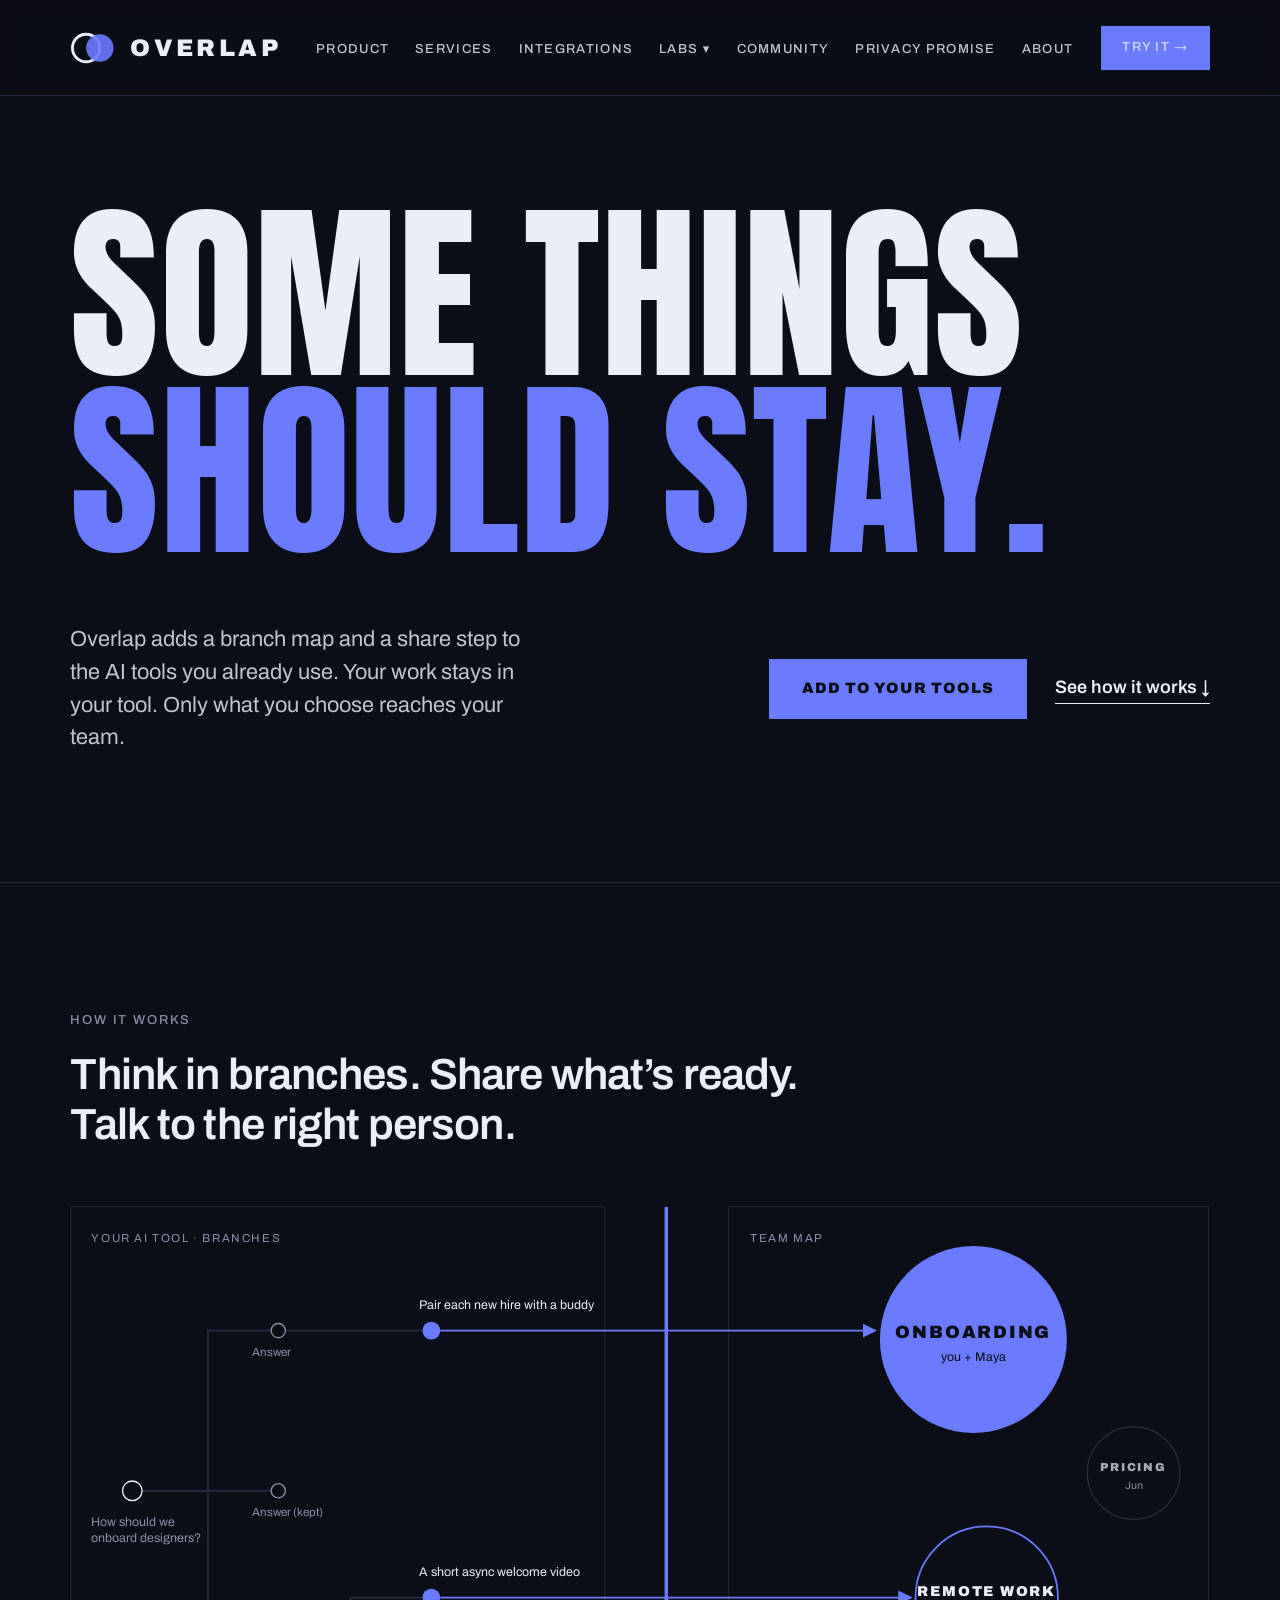
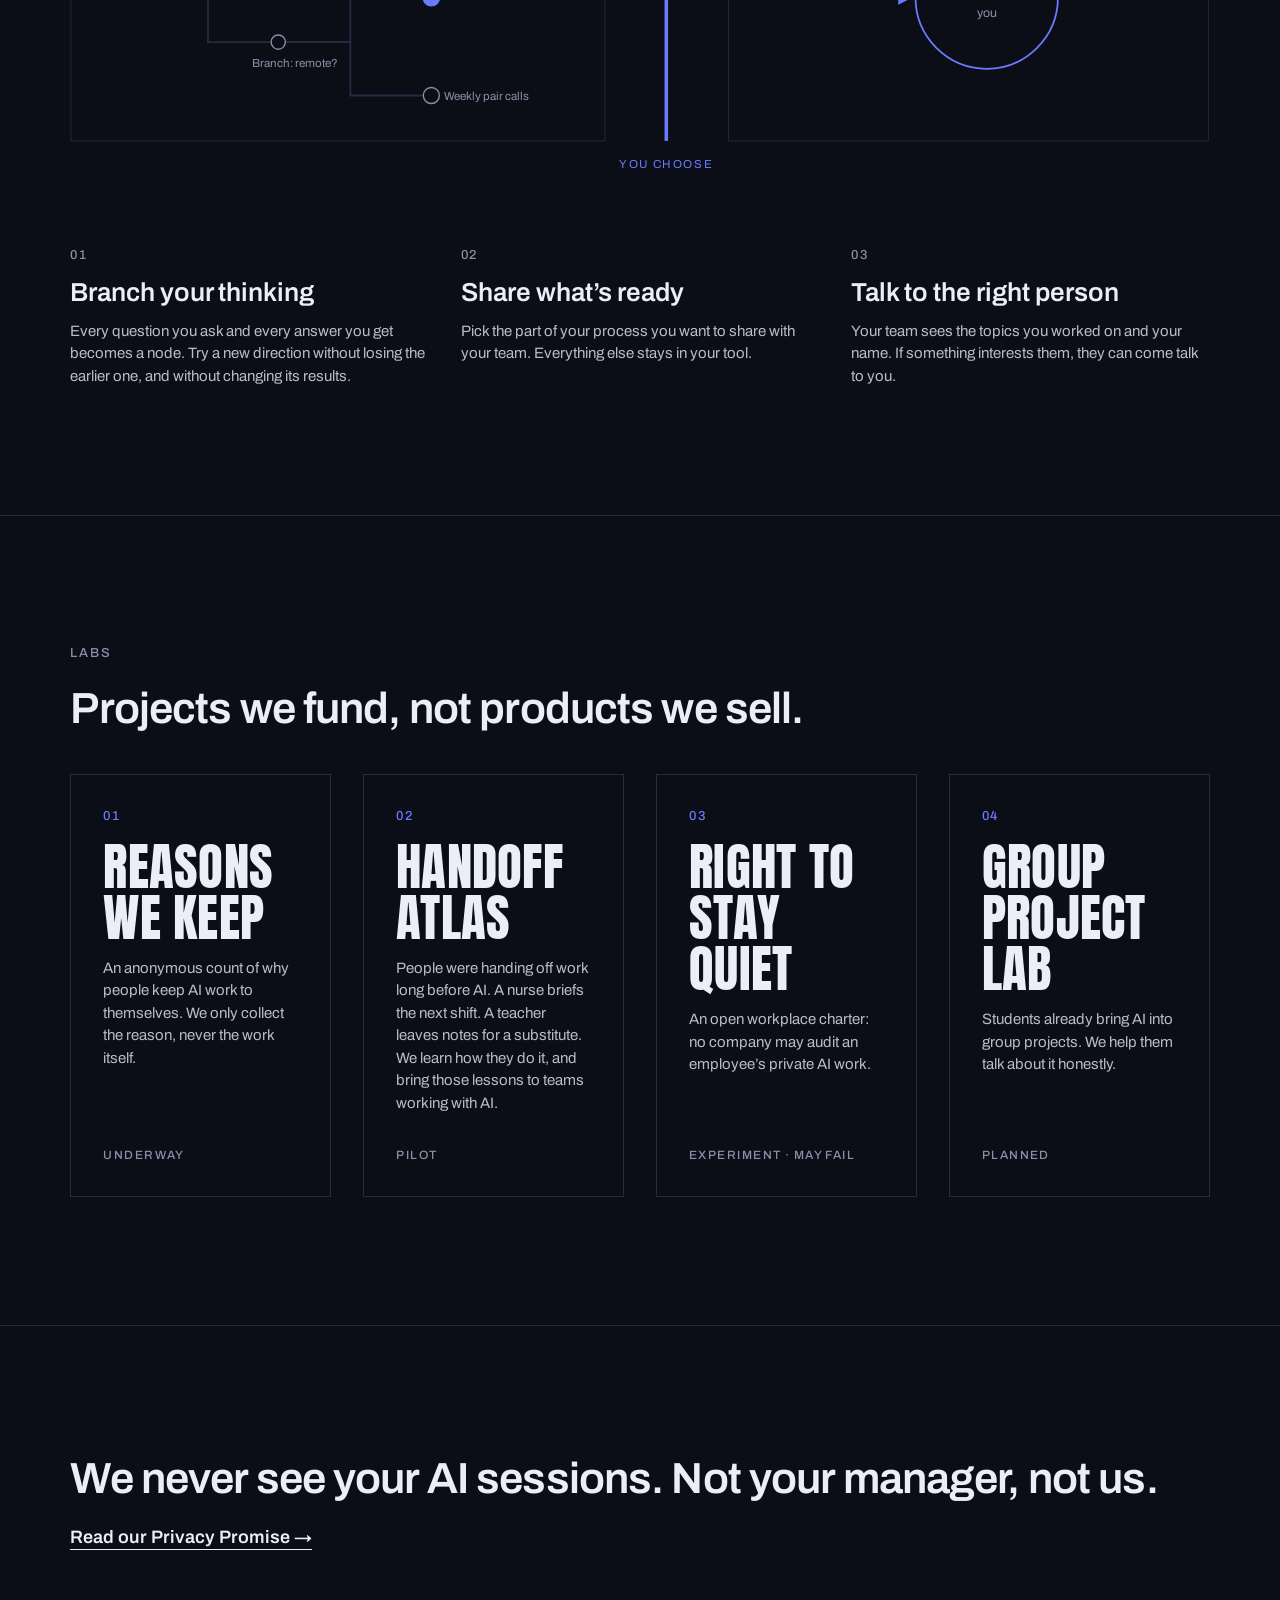
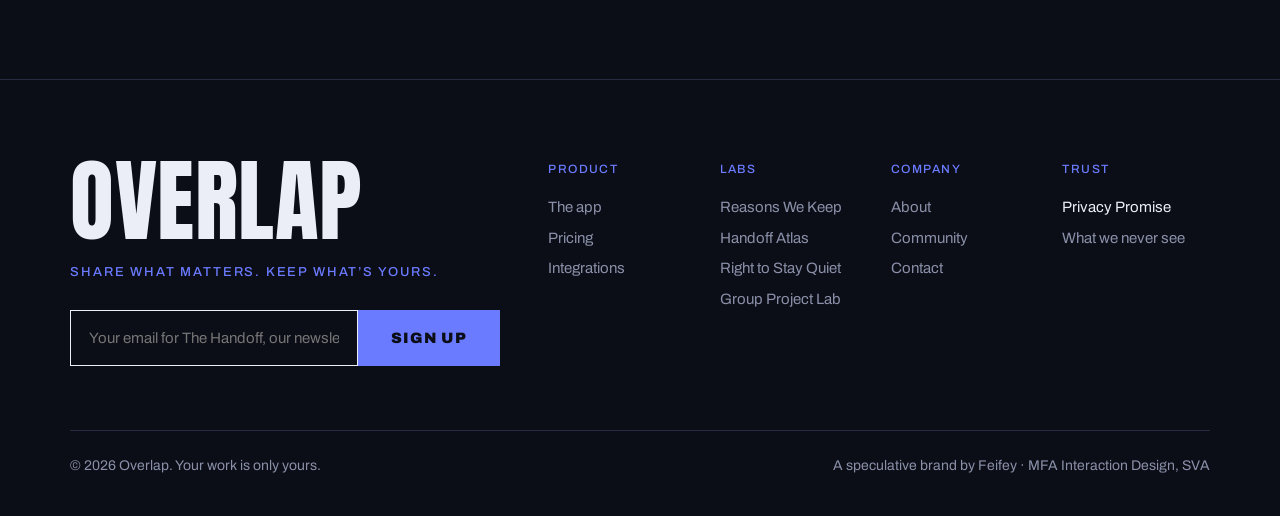
<file: index.html>
<!doctype html>
<html lang="en">
<head>
<meta charset="utf-8">
<meta name="viewport" content="width=device-width, initial-scale=1">
<title>Overlap · Some things should stay</title>
<meta name="description" content="An add-on for the AI tools you already use. You choose what reaches your team.">
<link rel="preconnect" href="https://fonts.googleapis.com">
<link rel="preconnect" href="https://fonts.gstatic.com" crossorigin>
<link href="https://fonts.googleapis.com/css2?family=Anton&family=Archivo:wght@400;500;600;900&display=swap" rel="stylesheet">
<link rel="stylesheet" href="assets/style.css">
<link rel="icon" href="assets/favicon.svg" type="image/svg+xml">
</head>
<body>
<header class="site-header">
  <div class="wrap">
    <a class="logo" href="index.html" aria-label="Overlap home"><svg class="mark" viewBox="0 0 40 28" aria-hidden="true"><circle cx="14" cy="14" r="12" fill="none" stroke="var(--fg)" stroke-width="2.5"/><circle cx="26" cy="14" r="12" fill="var(--ac)" fill-opacity=".9"/></svg><span>OVERLAP</span></a>
    <button class="burger" aria-expanded="false" aria-controls="nav">Menu</button>
    <nav class="nav" id="nav">
      <ul><li><a href="product.html">Product</a></li><li><a href="services.html">Services</a></li><li><a href="integrations.html">Integrations</a></li><li class="has-menu"><button class="menu-btn" aria-expanded="false">Labs</button><ul class="dropdown"><li><a href="labs/reasons-we-keep.html"><small>Lab 01</small>Reasons We Keep</a></li><li><a href="labs/handoff-atlas.html"><small>Lab 02</small>Handoff Atlas</a></li><li><a href="labs/right-to-stay-quiet.html"><small>Lab 03</small>Right to Stay Quiet</a></li><li><a href="labs/group-project-lab.html"><small>Lab 04</small>Group Project Lab</a></li></ul></li><li><a href="community.html">Community</a></li><li><a href="privacy.html">Privacy Promise</a></li><li><a href="about.html">About</a></li></ul>
      <a class="btn small" href="integrations.html">Try it →</a>
    </nav>
  </div>
</header>
<main>

<section class="hero"><div class="wrap">
  <h1 class="display d-xl">Some things<br><span class="ac">should stay.</span></h1>
  <div class="hero-foot">
    <p class="lead">Overlap adds a branch map and a share step to the AI tools you already use. Your work stays in your tool. Only what you choose reaches your team.</p>
    <div class="actions"><a class="btn" href="integrations.html">Add to your tools</a><a class="link" href="#how">See how it works ↓</a></div>
  </div>
</div></section>
<section class="section" id="how"><div class="wrap">
  <span class="label">How it works</span>
  <h2 class="h2">Think in branches. Share what’s ready.<br>Talk to the right person.</h2>
  <div class="diagram"><svg viewBox="0 0 1280 640" role="img" aria-labelledby="dgt dgd">
<title id="dgt">How Overlap works</title>
<desc id="dgd">On the left, your work in your AI tool as a branch tree. Two answers you chose pass through a gate labelled You choose and arrive on the team map. Everything else stays in your tool.</desc>
<defs><marker id="ar" viewBox="0 0 10 10" refX="9" refY="5" markerWidth="8" markerHeight="8" orient="auto"><path d="M0 0L10 5L0 10z" fill="var(--ac)"/></marker></defs>
<g font-family="Archivo, sans-serif">
<rect x="1" y="1" width="600" height="600" fill="none" stroke="var(--ln)"/>
<text x="24" y="40" font-size="13" letter-spacing="1.8" fill="var(--mu)">YOUR AI TOOL · BRANCHES</text>
<rect x="740" y="1" width="539" height="600" fill="none" stroke="var(--ln)"/>
<text x="764" y="40" font-size="13" letter-spacing="1.8" fill="var(--mu)">TEAM MAP</text>
<rect x="668" y="1" width="4" height="600" fill="var(--ac)"/>
<text x="670" y="632" font-size="13" letter-spacing="1.8" fill="var(--ac)" text-anchor="middle">YOU CHOOSE</text>
<g stroke="var(--ln)" stroke-width="2" fill="none">
<path d="M80 320H155V140H230"/><path d="M80 320H230"/><path d="M80 320H155V490H230"/>
<path d="M238 140H400"/><path d="M238 490H315V440H400"/><path d="M238 490H315V550H400"/>
</g>
<circle cx="70" cy="320" r="11" fill="var(--bg)" stroke="var(--fg)" stroke-width="1.5"/>
<text x="24" y="360" font-size="14" fill="var(--mu)"><tspan x="24">How should we</tspan><tspan x="24" dy="18">onboard designers?</tspan></text>
<g fill="var(--bg)" stroke="var(--mu)" stroke-width="1.5"><circle cx="234" cy="140" r="8"/><circle cx="234" cy="320" r="8"/><circle cx="234" cy="490" r="8"/><circle cx="406" cy="550" r="9"/></g>
<g font-size="13" fill="var(--mu)"><text x="204" y="168">Answer</text><text x="204" y="348">Answer (kept)</text><text x="204" y="518">Branch: remote?</text><text x="420" y="555">Weekly pair calls</text></g>
<circle cx="406" cy="140" r="10" fill="var(--ac)"/><circle cx="406" cy="440" r="10" fill="var(--ac)"/>
<g font-size="14" fill="var(--fg)"><text x="392" y="116">Pair each new hire with a buddy</text><text x="392" y="416">A short async welcome video</text></g>
<g stroke="var(--ac)" stroke-width="2"><path d="M416 140H905" marker-end="url(#ar)"/><path d="M416 440H945" marker-end="url(#ar)"/></g>
<circle cx="1015" cy="150" r="105" fill="var(--ac)"/>
<text x="1015" y="148" font-size="20" font-weight="900" letter-spacing="2" fill="var(--on)" text-anchor="middle">ONBOARDING</text>
<text x="1015" y="174" font-size="14" fill="var(--on)" text-anchor="middle">you + Maya</text>
<circle cx="1030" cy="440" r="80" fill="none" stroke="var(--ac)" stroke-width="2"/>
<text x="1030" y="438" font-size="16" font-weight="900" letter-spacing="2" fill="var(--fg)" text-anchor="middle">REMOTE WORK</text>
<text x="1030" y="462" font-size="14" fill="var(--mu)" text-anchor="middle">you</text>
<circle cx="1195" cy="300" r="52" fill="none" stroke="var(--ln)" stroke-width="1.5"/>
<text x="1195" y="298" font-size="13" font-weight="900" letter-spacing="2" fill="var(--fg)" opacity=".7" text-anchor="middle">PRICING</text>
<text x="1195" y="318" font-size="12" fill="var(--mu)" text-anchor="middle">Jun</text>
</g></svg></div>
  <div class="grid g3 mt-l">
    <div class="step"><span class="num">01</span><h3>Branch your thinking</h3><p class="body small">Every question you ask and every answer you get becomes a node. Try a new direction without losing the earlier one, and without changing its results.</p></div>
    <div class="step"><span class="num">02</span><h3>Share what’s ready</h3><p class="body small">Pick the part of your process you want to share with your team. Everything else stays in your tool.</p></div>
    <div class="step"><span class="num">03</span><h3>Talk to the right person</h3><p class="body small">Your team sees the topics you worked on and your name. If something interests them, they can come talk to you.</p></div>
  </div>
</div></section>
<section class="section" id="labs"><div class="wrap">
  <span class="label">Labs</span>
  <h2 class="h2">Projects we fund, not products we sell.</h2>
  <div class="grid g4 mt-m"><a class="card" href="labs/reasons-we-keep.html"><span class="num">01</span><span class="display d-s">Reasons We Keep</span><span class="body small">An anonymous count of why people keep AI work to themselves. We only collect the reason, never the work itself.</span><span class="status">Underway</span></a><a class="card" href="labs/handoff-atlas.html"><span class="num">02</span><span class="display d-s">Handoff Atlas</span><span class="body small">People were handing off work long before AI. A nurse briefs the next shift. A teacher leaves notes for a substitute. We learn how they do it, and bring those lessons to teams working with AI.</span><span class="status">Pilot</span></a><a class="card" href="labs/right-to-stay-quiet.html"><span class="num">03</span><span class="display d-s">Right to Stay Quiet</span><span class="body small">An open workplace charter: no company may audit an employee’s private AI work.</span><span class="status">Experiment · may fail</span></a><a class="card" href="labs/group-project-lab.html"><span class="num">04</span><span class="display d-s">Group Project Lab</span><span class="body small">Students already bring AI into group projects. We help them talk about it honestly.</span><span class="status">Planned</span></a></div>
</div></section>
<section class="section"><div class="wrap">
  <h2 class="h2">We never see your AI sessions. Not your manager, not us.</h2>
  <p class="mt-s"><a class="link" href="privacy.html">Read our Privacy Promise →</a></p>
</div></section>
</main>
<footer class="site-footer">
  <div class="wrap">
    <div class="foot-top">
      <div>
        <div class="display d-l">Overlap</div>
        <p class="label ac mt-s">Share what matters. Keep what’s yours.</p>
        <form class="signup" onsubmit="event.preventDefault(); this.querySelector('button').textContent='Thanks';">
          <input type="email" placeholder="Your email for The Handoff, our newsletter" aria-label="Email">
          <button class="btn" type="submit">Sign up</button>
        </form>
      </div>
      <div class="foot-cols">
        <div><h4>PRODUCT</h4><a href="product.html">The app</a><a href="services.html">Pricing</a><a href="integrations.html">Integrations</a></div>
        <div><h4>LABS</h4><a href="labs/reasons-we-keep.html">Reasons We Keep</a><a href="labs/handoff-atlas.html">Handoff Atlas</a><a href="labs/right-to-stay-quiet.html">Right to Stay Quiet</a><a href="labs/group-project-lab.html">Group Project Lab</a></div>
        <div><h4>COMPANY</h4><a href="about.html">About</a><a href="community.html">Community</a><a href="about.html#contact">Contact</a></div>
        <div><h4>TRUST</h4><a href="privacy.html" style="color:var(--fg)">Privacy Promise</a><a href="privacy.html#never">What we never see</a></div>
      </div>
    </div>
    <div class="foot-bottom">
      <span>© 2026 Overlap. Your work is only yours.</span>
      <span>A speculative brand by Feifey · MFA Interaction Design, SVA</span>
    </div>
  </div>
</footer>
<script src="assets/site.js"></script>
</body>
</html>
</file>
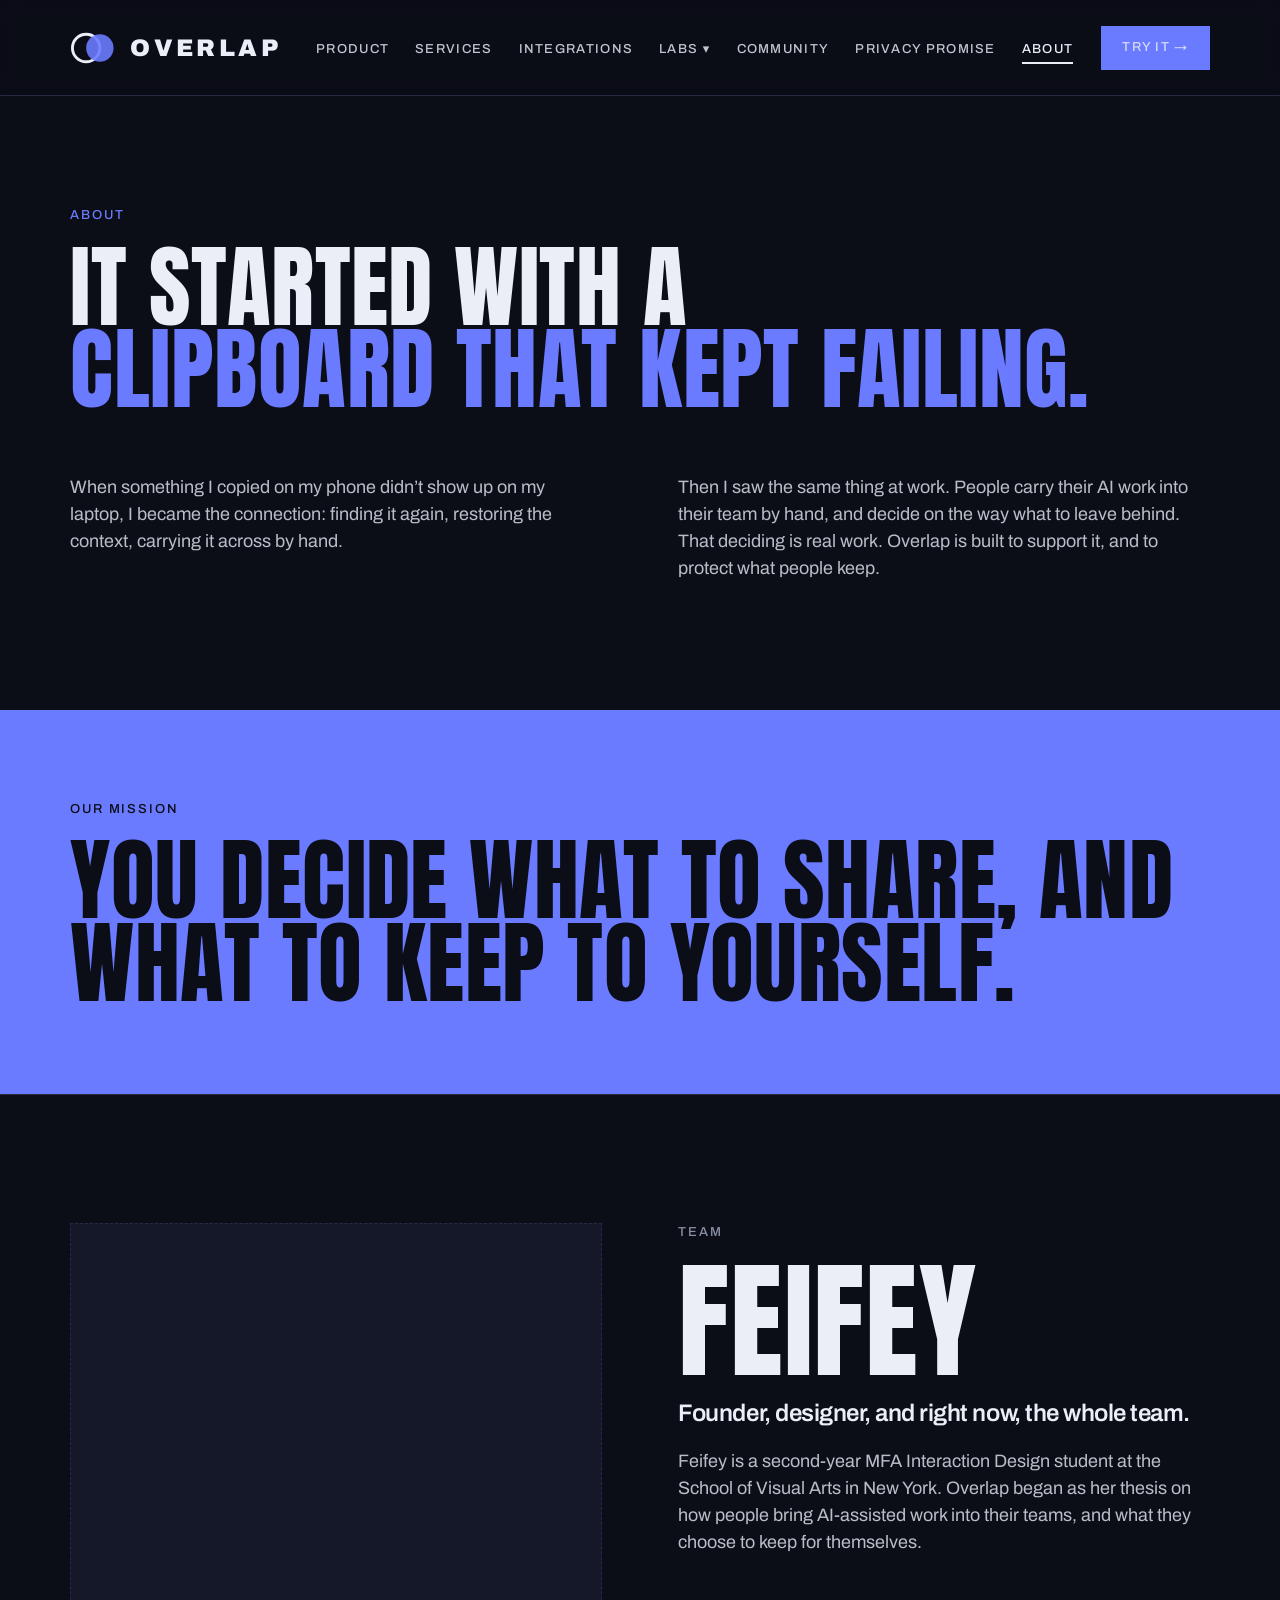
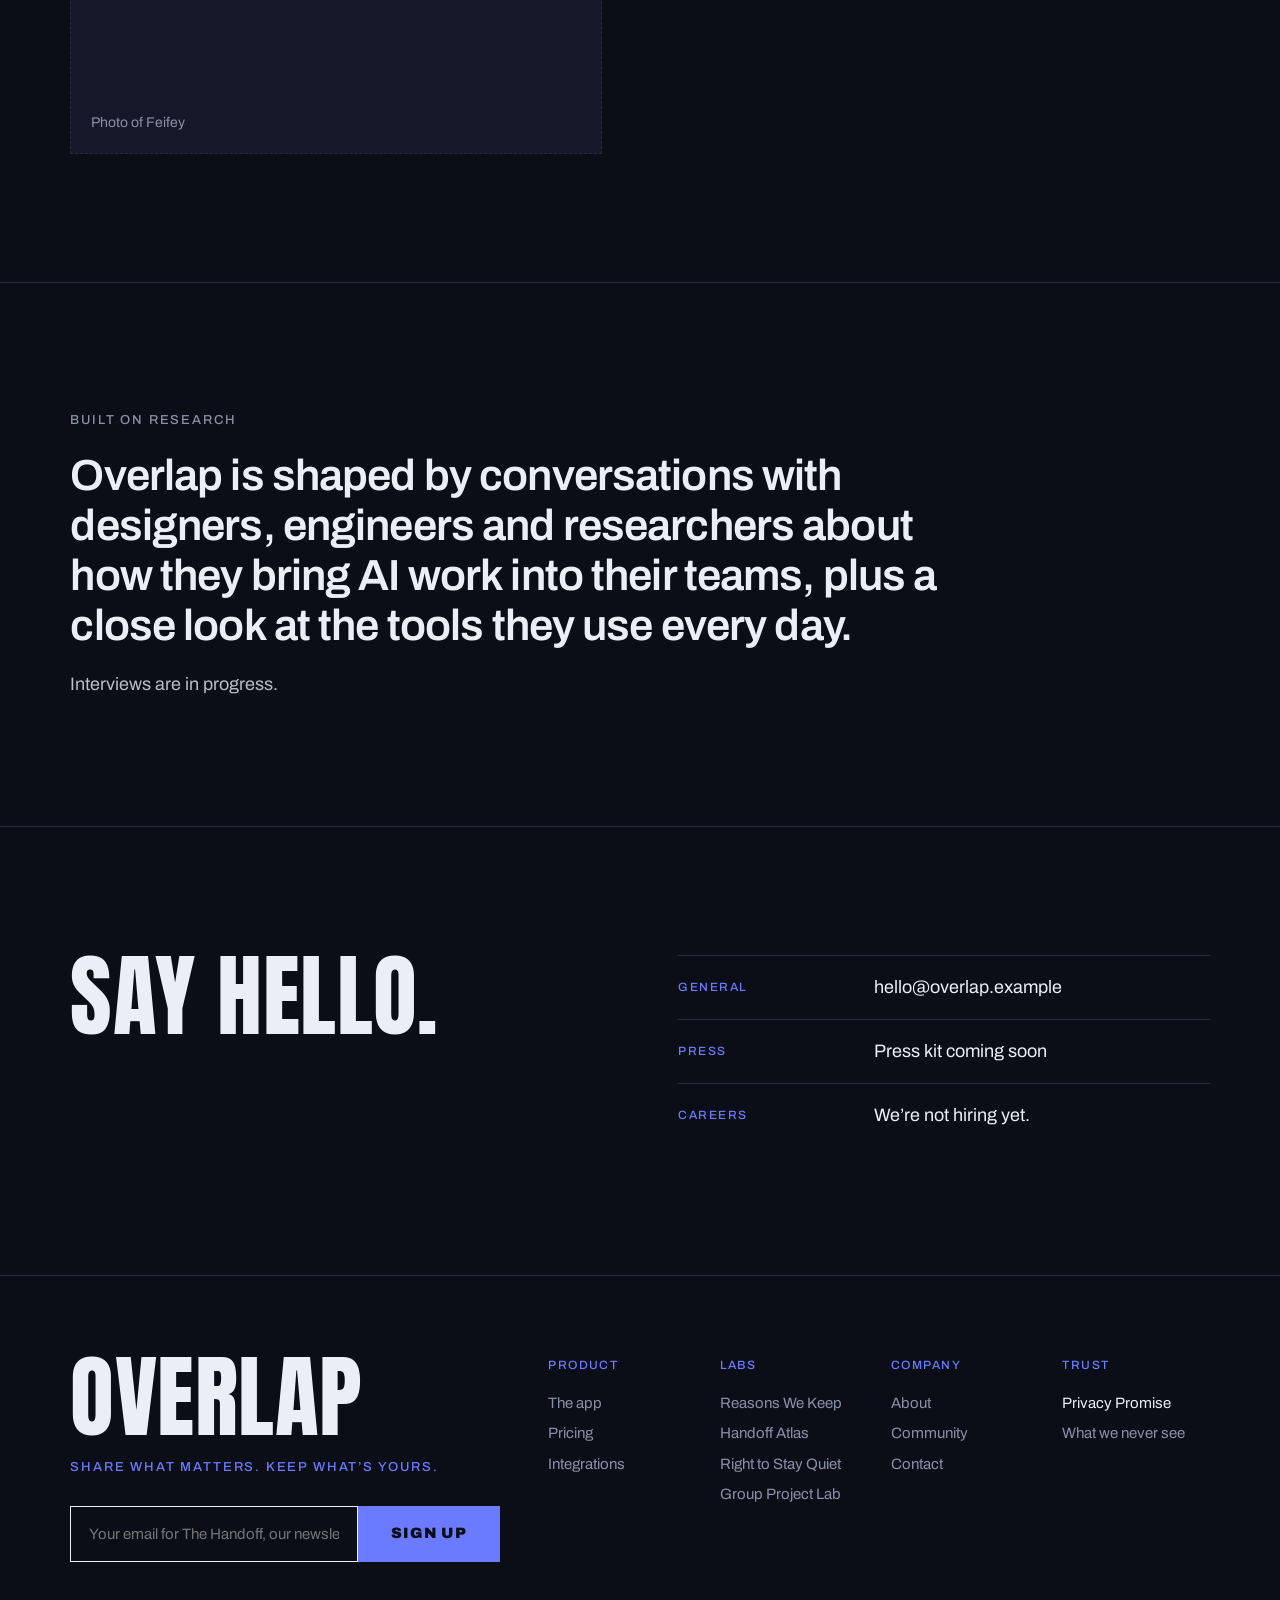
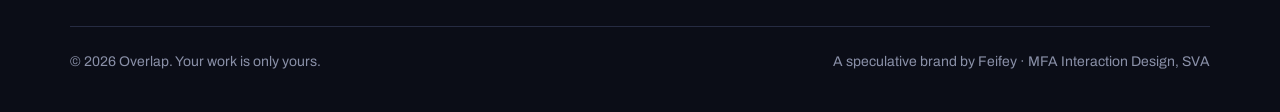
<file: about.html>
<!doctype html>
<html lang="en">
<head>
<meta charset="utf-8">
<meta name="viewport" content="width=device-width, initial-scale=1">
<title>About · Overlap</title>
<meta name="description" content="How Overlap started.">
<link rel="preconnect" href="https://fonts.googleapis.com">
<link rel="preconnect" href="https://fonts.gstatic.com" crossorigin>
<link href="https://fonts.googleapis.com/css2?family=Anton&family=Archivo:wght@400;500;600;900&display=swap" rel="stylesheet">
<link rel="stylesheet" href="assets/style.css">
<link rel="icon" href="assets/favicon.svg" type="image/svg+xml">
</head>
<body>
<header class="site-header">
  <div class="wrap">
    <a class="logo" href="index.html" aria-label="Overlap home"><svg class="mark" viewBox="0 0 40 28" aria-hidden="true"><circle cx="14" cy="14" r="12" fill="none" stroke="var(--fg)" stroke-width="2.5"/><circle cx="26" cy="14" r="12" fill="var(--ac)" fill-opacity=".9"/></svg><span>OVERLAP</span></a>
    <button class="burger" aria-expanded="false" aria-controls="nav">Menu</button>
    <nav class="nav" id="nav">
      <ul><li><a href="product.html">Product</a></li><li><a href="services.html">Services</a></li><li><a href="integrations.html">Integrations</a></li><li class="has-menu"><button class="menu-btn" aria-expanded="false">Labs</button><ul class="dropdown"><li><a href="labs/reasons-we-keep.html"><small>Lab 01</small>Reasons We Keep</a></li><li><a href="labs/handoff-atlas.html"><small>Lab 02</small>Handoff Atlas</a></li><li><a href="labs/right-to-stay-quiet.html"><small>Lab 03</small>Right to Stay Quiet</a></li><li><a href="labs/group-project-lab.html"><small>Lab 04</small>Group Project Lab</a></li></ul></li><li><a href="community.html">Community</a></li><li><a href="privacy.html">Privacy Promise</a></li><li><a href="about.html" aria-current="page">About</a></li></ul>
      <a class="btn small" href="integrations.html">Try it →</a>
    </nav>
  </div>
</header>
<main>

<section class="hero"><div class="wrap">
  <span class="label ac">About</span>
  <h1 class="display d-m">It started with a<br><span class="ac">clipboard that kept failing.</span></h1>
  <div class="split mt-l">
    <p class="body">When something I copied on my phone didn’t show up on my laptop, I became the connection: finding it again, restoring the context, carrying it across by hand.</p>
    <p class="body">Then I saw the same thing at work. People carry their AI work into their team by hand, and decide on the way what to leave behind. That deciding is real work. Overlap is built to support it, and to protect what people keep.</p>
  </div>
</div></section>
<div class="band"><div class="wrap"><div><span class="label" style="color:var(--on)">Our mission</span><h2 class="display d-m">You decide what to share, and what to keep to yourself.</h2></div></div></div>
<section class="section"><div class="wrap split">
  <div class="placeholder" style="aspect-ratio:1;min-height:0">Photo of Feifey</div>
  <div><span class="label">Team</span><h2 class="display d-l">Feifey</h2><p class="h2 mt-s" style="font-size:24px">Founder, designer, and right now, the whole team.</p>
  <p class="body mt-s">Feifey is a second-year MFA Interaction Design student at the School of Visual Arts in New York. Overlap began as her thesis on how people bring AI-assisted work into their teams, and what they choose to keep for themselves.</p></div>
</div></section>
<section class="section"><div class="wrap">
  <span class="label">Built on research</span>
  <h2 class="h2" style="max-width:36ch">Overlap is shaped by conversations with designers, engineers and researchers about how they bring AI work into their teams, plus a close look at the tools they use every day.</h2>
  <p class="body mt-s">Interviews are in progress.</p>
</div></section>
<section class="section" id="contact"><div class="wrap split">
  <h2 class="display d-m">Say hello.</h2>
  <dl>
    <div class="kv"><dt>GENERAL</dt><dd>hello@overlap.example</dd></div>
    <div class="kv"><dt>PRESS</dt><dd>Press kit coming soon</dd></div>
    <div class="kv"><dt>CAREERS</dt><dd>We’re not hiring yet.</dd></div>
  </dl>
</div></section>
</main>
<footer class="site-footer">
  <div class="wrap">
    <div class="foot-top">
      <div>
        <div class="display d-l">Overlap</div>
        <p class="label ac mt-s">Share what matters. Keep what’s yours.</p>
        <form class="signup" onsubmit="event.preventDefault(); this.querySelector('button').textContent='Thanks';">
          <input type="email" placeholder="Your email for The Handoff, our newsletter" aria-label="Email">
          <button class="btn" type="submit">Sign up</button>
        </form>
      </div>
      <div class="foot-cols">
        <div><h4>PRODUCT</h4><a href="product.html">The app</a><a href="services.html">Pricing</a><a href="integrations.html">Integrations</a></div>
        <div><h4>LABS</h4><a href="labs/reasons-we-keep.html">Reasons We Keep</a><a href="labs/handoff-atlas.html">Handoff Atlas</a><a href="labs/right-to-stay-quiet.html">Right to Stay Quiet</a><a href="labs/group-project-lab.html">Group Project Lab</a></div>
        <div><h4>COMPANY</h4><a href="about.html">About</a><a href="community.html">Community</a><a href="about.html#contact">Contact</a></div>
        <div><h4>TRUST</h4><a href="privacy.html" style="color:var(--fg)">Privacy Promise</a><a href="privacy.html#never">What we never see</a></div>
      </div>
    </div>
    <div class="foot-bottom">
      <span>© 2026 Overlap. Your work is only yours.</span>
      <span>A speculative brand by Feifey · MFA Interaction Design, SVA</span>
    </div>
  </div>
</footer>
<script src="assets/site.js"></script>
</body>
</html>
</file>
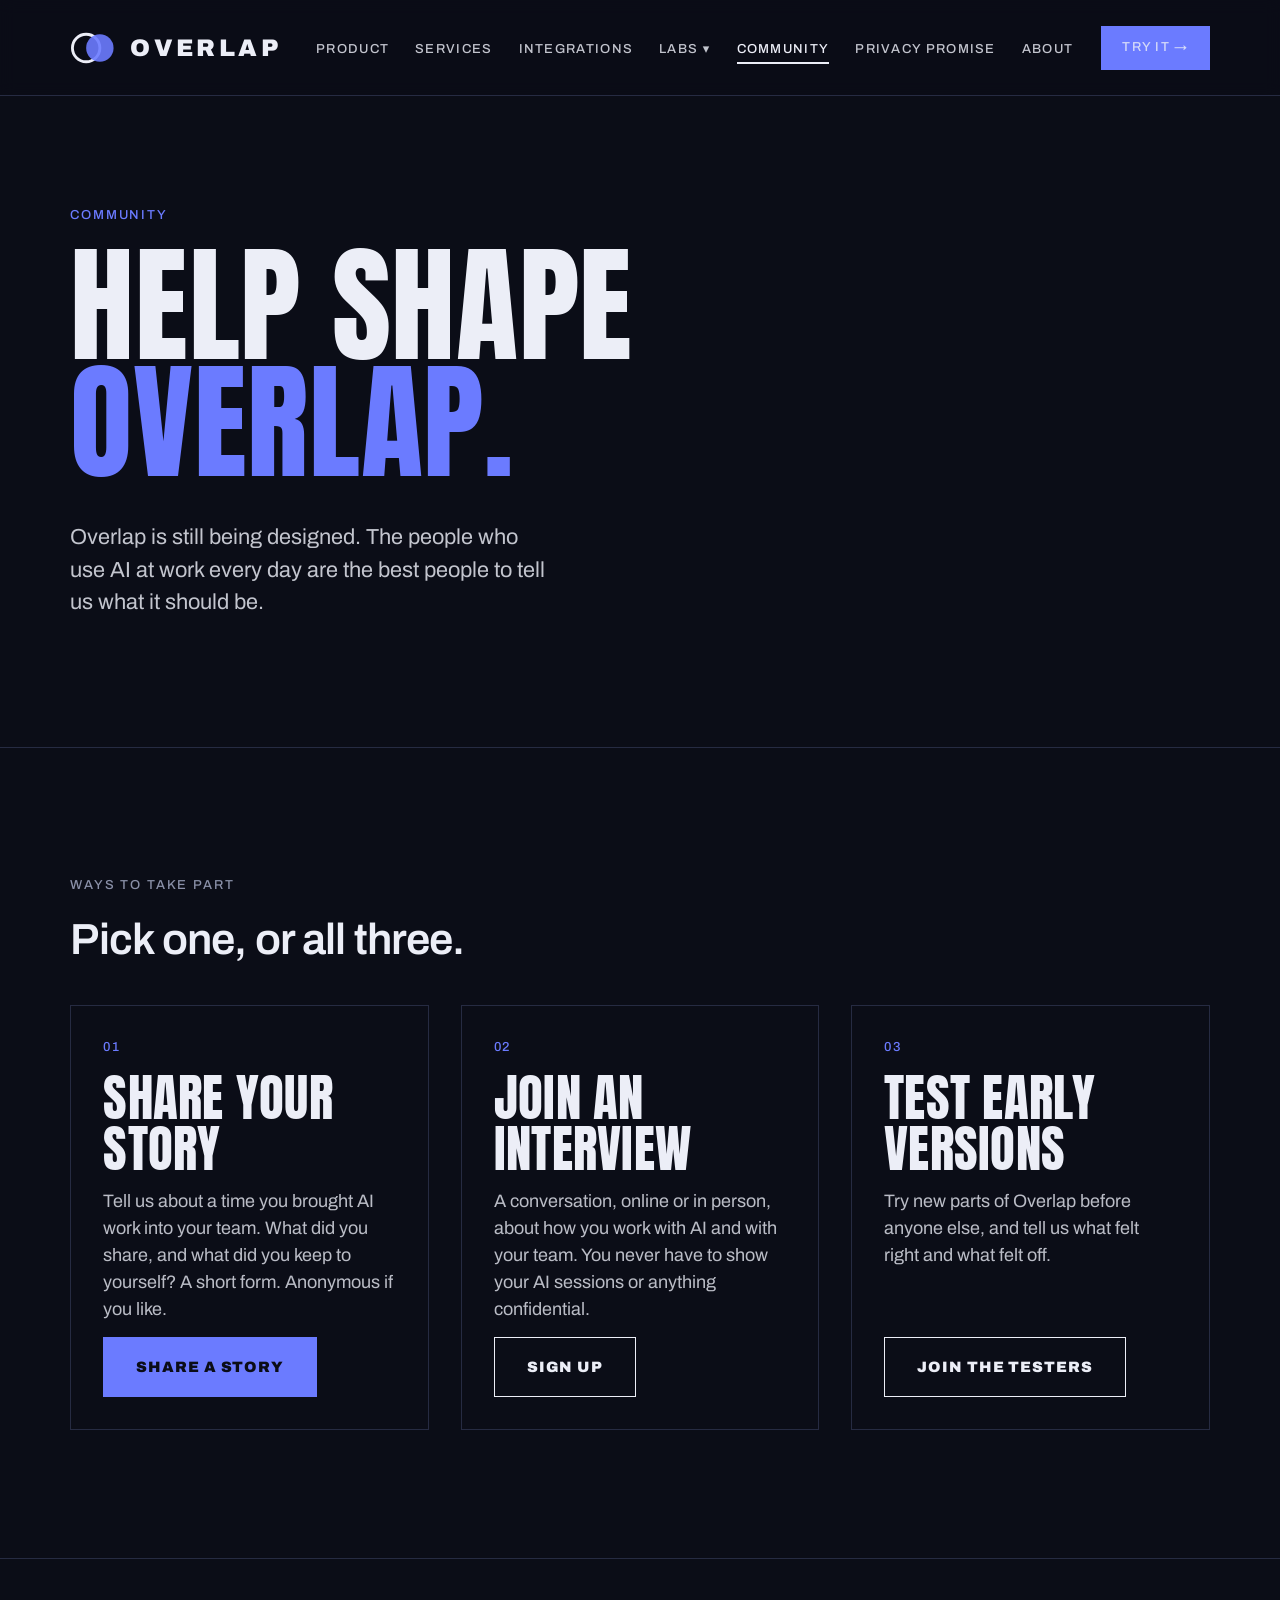
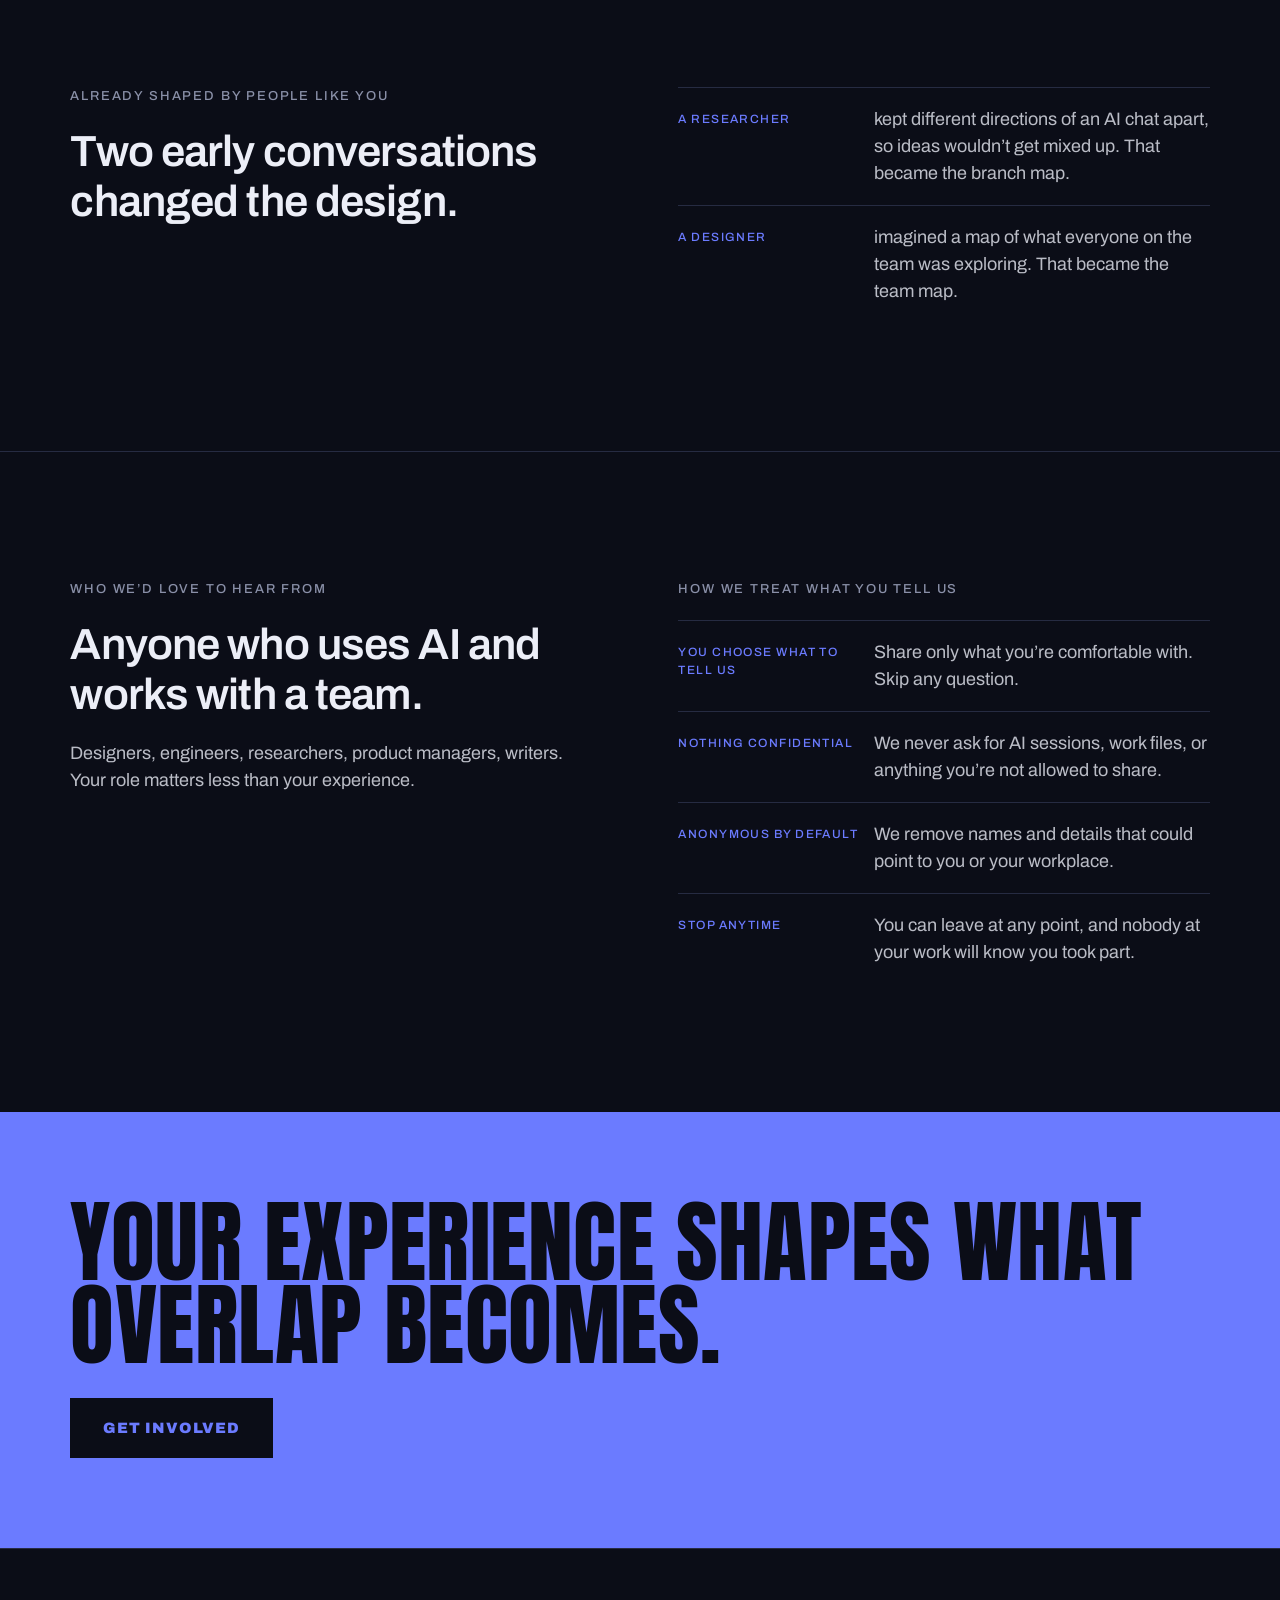
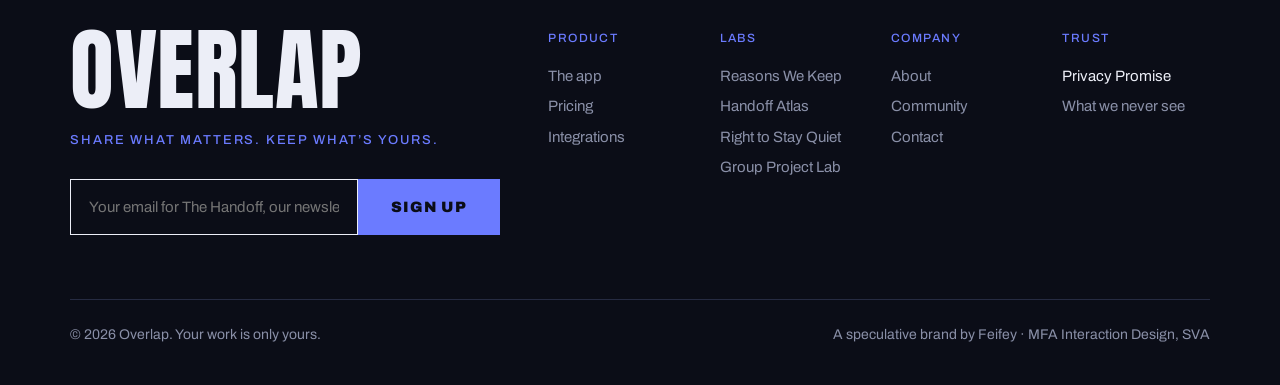
<file: community.html>
<!doctype html>
<html lang="en">
<head>
<meta charset="utf-8">
<meta name="viewport" content="width=device-width, initial-scale=1">
<title>Community · Overlap</title>
<meta name="description" content="Help shape Overlap: share your story, join an interview, or test early versions.">
<link rel="preconnect" href="https://fonts.googleapis.com">
<link rel="preconnect" href="https://fonts.gstatic.com" crossorigin>
<link href="https://fonts.googleapis.com/css2?family=Anton&family=Archivo:wght@400;500;600;900&display=swap" rel="stylesheet">
<link rel="stylesheet" href="assets/style.css">
<link rel="icon" href="assets/favicon.svg" type="image/svg+xml">
</head>
<body>
<header class="site-header">
  <div class="wrap">
    <a class="logo" href="index.html" aria-label="Overlap home"><svg class="mark" viewBox="0 0 40 28" aria-hidden="true"><circle cx="14" cy="14" r="12" fill="none" stroke="var(--fg)" stroke-width="2.5"/><circle cx="26" cy="14" r="12" fill="var(--ac)" fill-opacity=".9"/></svg><span>OVERLAP</span></a>
    <button class="burger" aria-expanded="false" aria-controls="nav">Menu</button>
    <nav class="nav" id="nav">
      <ul><li><a href="product.html">Product</a></li><li><a href="services.html">Services</a></li><li><a href="integrations.html">Integrations</a></li><li class="has-menu"><button class="menu-btn" aria-expanded="false">Labs</button><ul class="dropdown"><li><a href="labs/reasons-we-keep.html"><small>Lab 01</small>Reasons We Keep</a></li><li><a href="labs/handoff-atlas.html"><small>Lab 02</small>Handoff Atlas</a></li><li><a href="labs/right-to-stay-quiet.html"><small>Lab 03</small>Right to Stay Quiet</a></li><li><a href="labs/group-project-lab.html"><small>Lab 04</small>Group Project Lab</a></li></ul></li><li><a href="community.html" aria-current="page">Community</a></li><li><a href="privacy.html">Privacy Promise</a></li><li><a href="about.html">About</a></li></ul>
      <a class="btn small" href="integrations.html">Try it →</a>
    </nav>
  </div>
</header>
<main>

<section class="hero"><div class="wrap">
  <span class="label ac">Community</span>
  <h1 class="display d-l">Help shape<br><span class="ac">Overlap.</span></h1>
  <p class="lead mt-m">Overlap is still being designed. The people who use AI at work every day are the best people to tell us what it should be.</p>
</div></section>
<section class="section"><div class="wrap">
  <span class="label">Ways to take part</span>
  <h2 class="h2">Pick one, or all three.</h2>
  <div class="grid g3 mt-m"><div class="card"><span class="num">01</span><h3 class="display d-s">Share your story</h3><p class="body">Tell us about a time you brought AI work into your team. What did you share, and what did you keep to yourself? A short form. Anonymous if you like.</p><a class="btn  mt-s" href="#join" style="align-self:flex-start;margin-top:auto">Share a story</a></div><div class="card"><span class="num">02</span><h3 class="display d-s">Join an interview</h3><p class="body">A conversation, online or in person, about how you work with AI and with your team. You never have to show your AI sessions or anything confidential.</p><a class="btn ghost mt-s" href="#join" style="align-self:flex-start;margin-top:auto">Sign up</a></div><div class="card"><span class="num">03</span><h3 class="display d-s">Test early versions</h3><p class="body">Try new parts of Overlap before anyone else, and tell us what felt right and what felt off.</p><a class="btn ghost mt-s" href="#join" style="align-self:flex-start;margin-top:auto">Join the testers</a></div></div>
</div></section>
<section class="section"><div class="wrap split">
  <div><span class="label">Already shaped by people like you</span><h2 class="h2">Two early conversations changed the design.</h2></div>
  <div>
    <div class="kv"><dt>A RESEARCHER</dt><dd class="body">kept different directions of an AI chat apart, so ideas wouldn’t get mixed up. That became the branch map.</dd></div>
    <div class="kv"><dt>A DESIGNER</dt><dd class="body">imagined a map of what everyone on the team was exploring. That became the team map.</dd></div>
  </div>
</div></section>
<section class="section"><div class="wrap split">
  <div><span class="label">Who we’d love to hear from</span><h2 class="h2">Anyone who uses AI and works with a team.</h2><p class="body mt-s">Designers, engineers, researchers, product managers, writers. Your role matters less than your experience.</p></div>
  <div><span class="label">How we treat what you tell us</span><div class="kv"><dt>YOU CHOOSE WHAT TO TELL US</dt><dd class="body">Share only what you’re comfortable with. Skip any question.</dd></div><div class="kv"><dt>NOTHING CONFIDENTIAL</dt><dd class="body">We never ask for AI sessions, work files, or anything you’re not allowed to share.</dd></div><div class="kv"><dt>ANONYMOUS BY DEFAULT</dt><dd class="body">We remove names and details that could point to you or your workplace.</dd></div><div class="kv"><dt>STOP ANYTIME</dt><dd class="body">You can leave at any point, and nobody at your work will know you took part.</dd></div></div>
</div></section>
<div class="band" id="join"><div class="wrap"><h2 class="display d-m">Your experience shapes what Overlap becomes.</h2><a class="btn" href="mailto:hello@overlap.example">Get involved</a></div></div>
</main>
<footer class="site-footer">
  <div class="wrap">
    <div class="foot-top">
      <div>
        <div class="display d-l">Overlap</div>
        <p class="label ac mt-s">Share what matters. Keep what’s yours.</p>
        <form class="signup" onsubmit="event.preventDefault(); this.querySelector('button').textContent='Thanks';">
          <input type="email" placeholder="Your email for The Handoff, our newsletter" aria-label="Email">
          <button class="btn" type="submit">Sign up</button>
        </form>
      </div>
      <div class="foot-cols">
        <div><h4>PRODUCT</h4><a href="product.html">The app</a><a href="services.html">Pricing</a><a href="integrations.html">Integrations</a></div>
        <div><h4>LABS</h4><a href="labs/reasons-we-keep.html">Reasons We Keep</a><a href="labs/handoff-atlas.html">Handoff Atlas</a><a href="labs/right-to-stay-quiet.html">Right to Stay Quiet</a><a href="labs/group-project-lab.html">Group Project Lab</a></div>
        <div><h4>COMPANY</h4><a href="about.html">About</a><a href="community.html">Community</a><a href="about.html#contact">Contact</a></div>
        <div><h4>TRUST</h4><a href="privacy.html" style="color:var(--fg)">Privacy Promise</a><a href="privacy.html#never">What we never see</a></div>
      </div>
    </div>
    <div class="foot-bottom">
      <span>© 2026 Overlap. Your work is only yours.</span>
      <span>A speculative brand by Feifey · MFA Interaction Design, SVA</span>
    </div>
  </div>
</footer>
<script src="assets/site.js"></script>
</body>
</html>
</file>
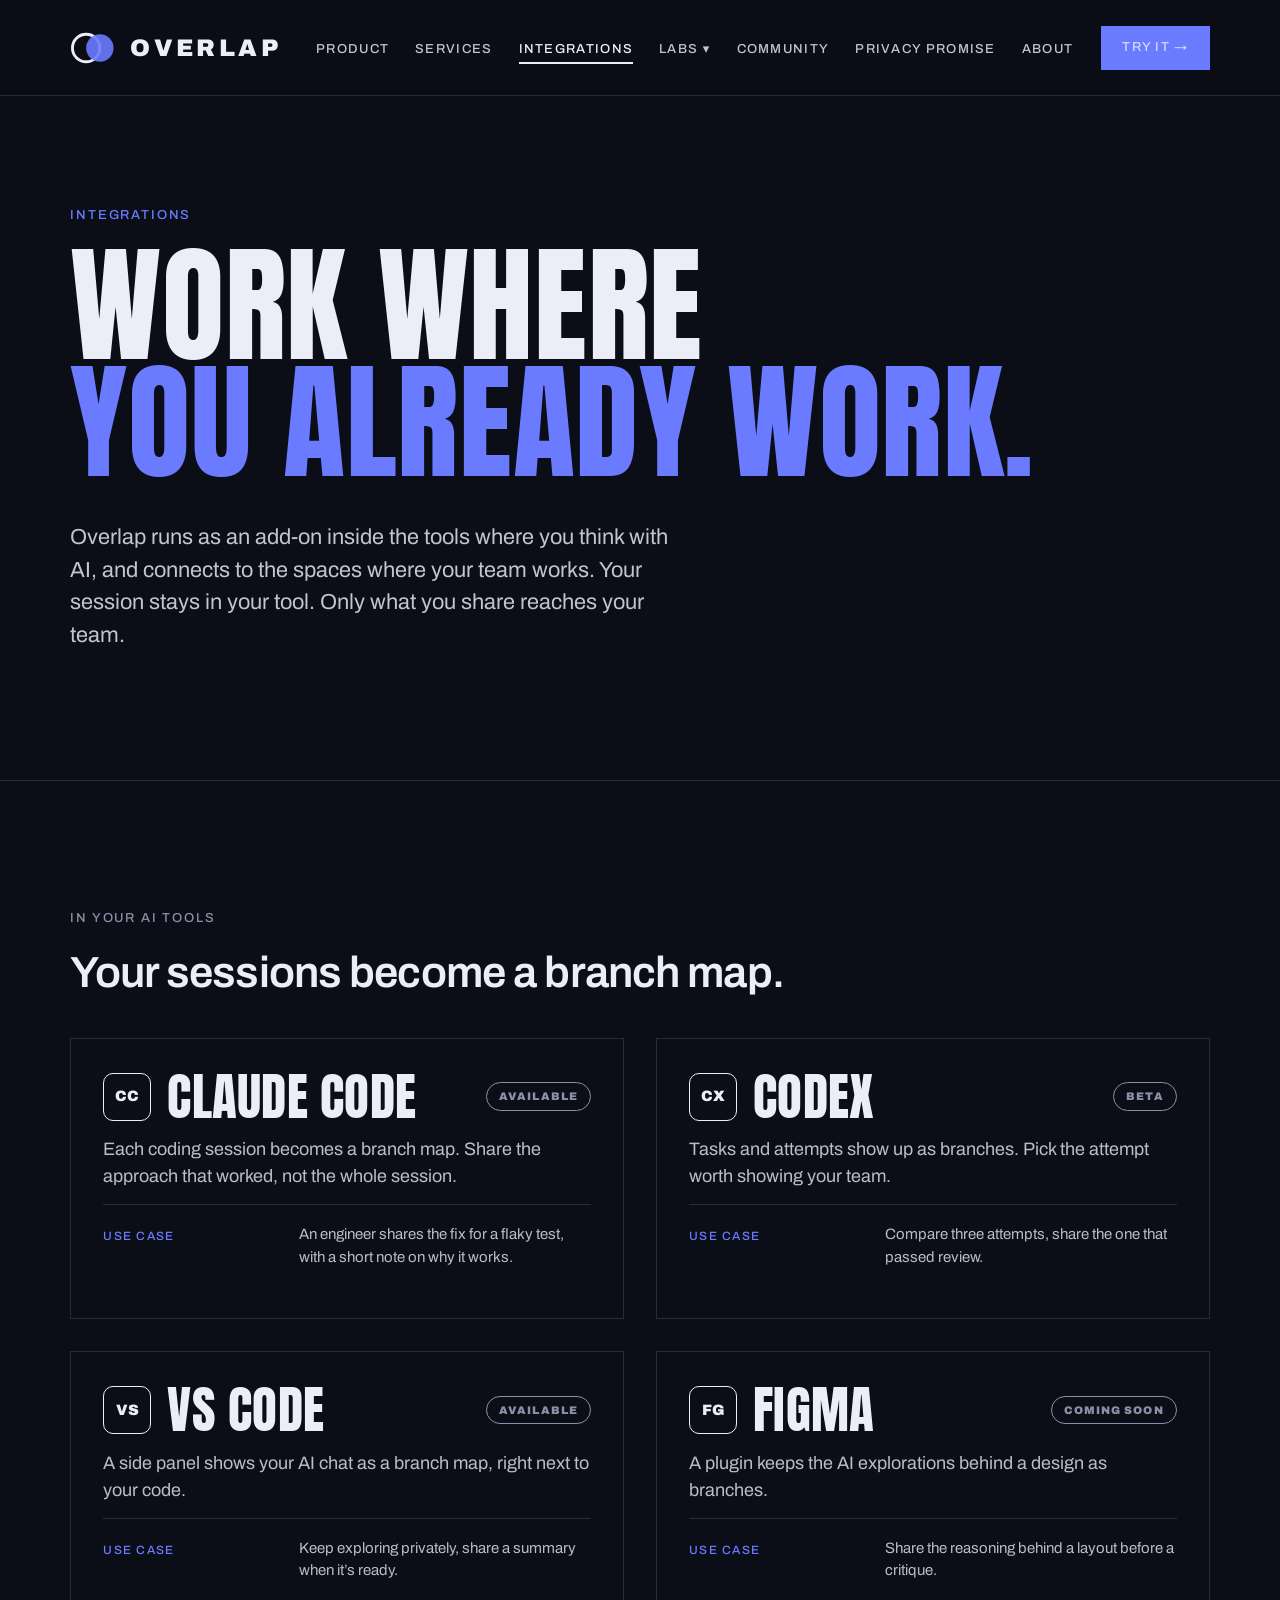
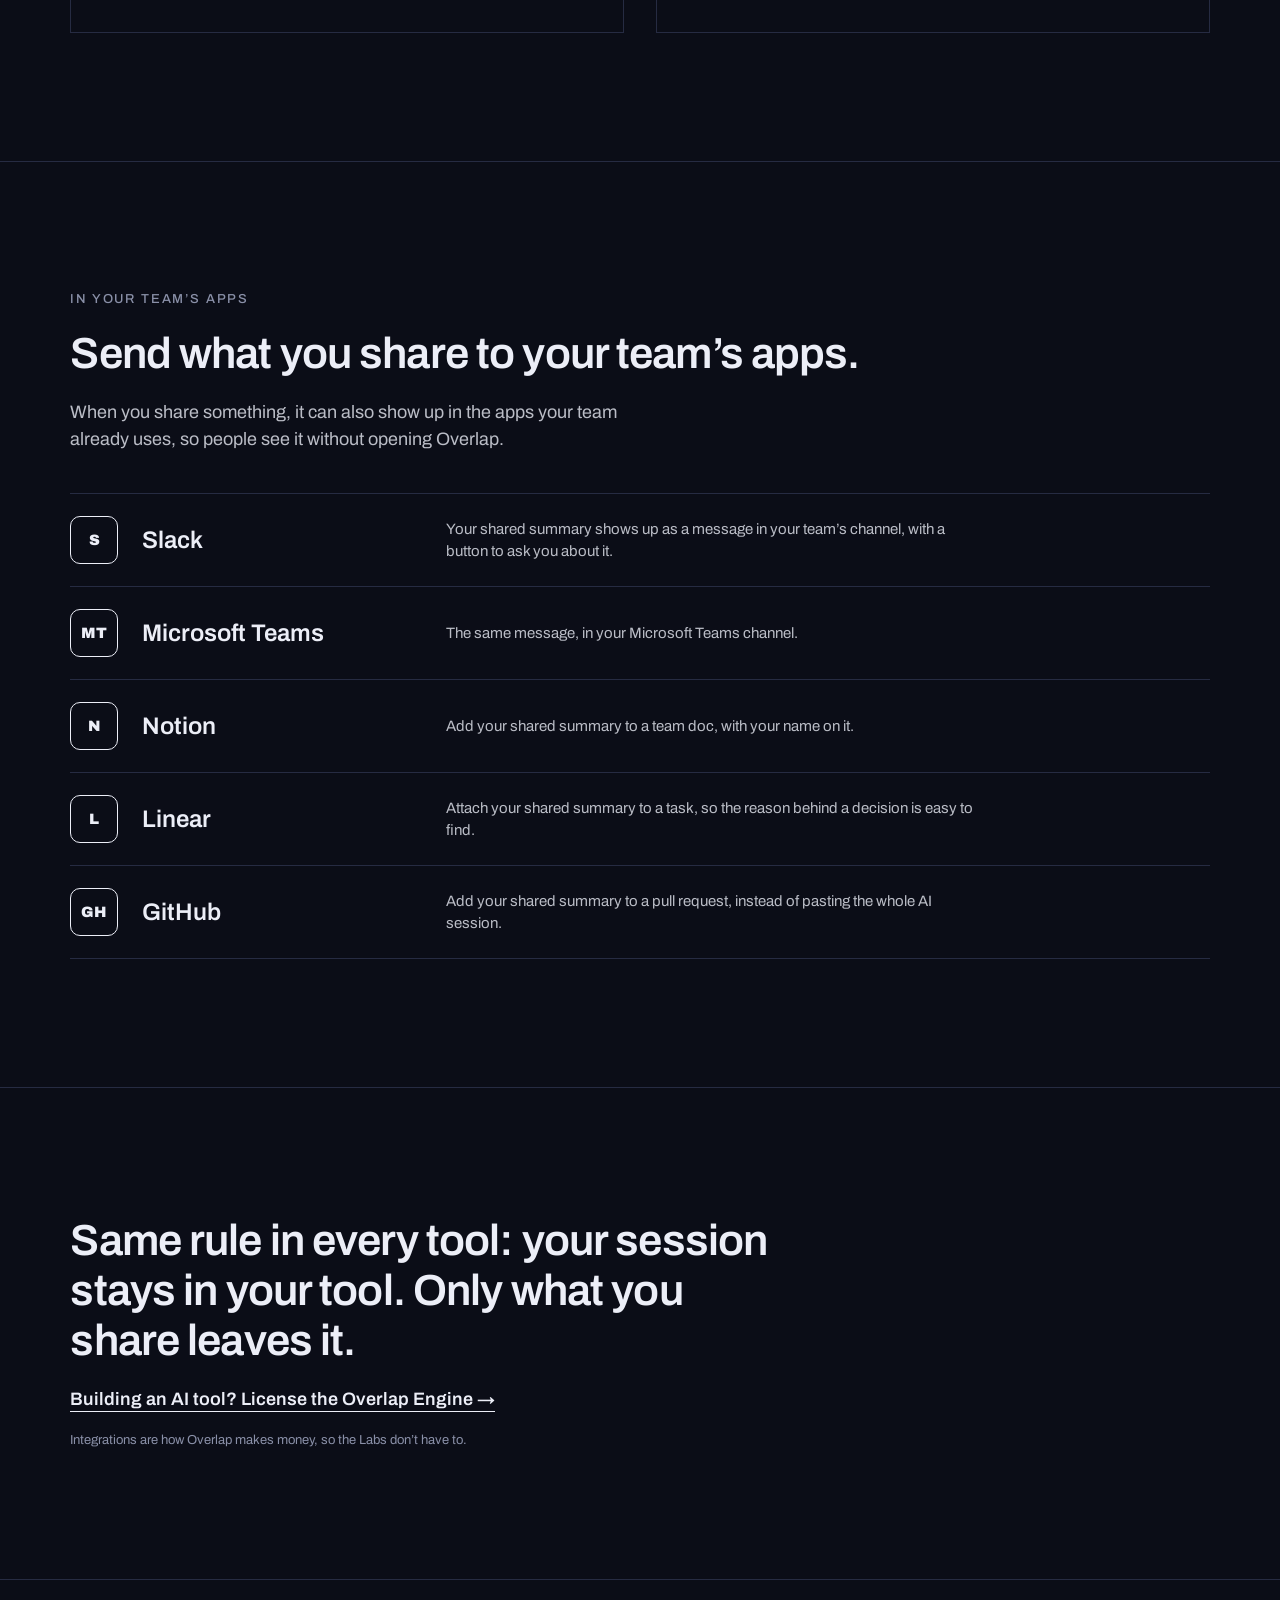
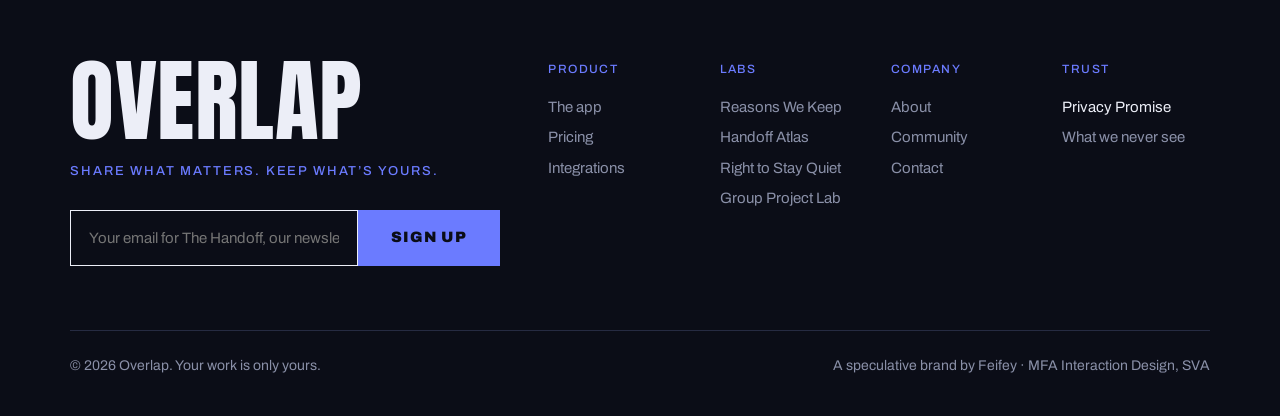
<file: integrations.html>
<!doctype html>
<html lang="en">
<head>
<meta charset="utf-8">
<meta name="viewport" content="width=device-width, initial-scale=1">
<title>Integrations · Overlap</title>
<meta name="description" content="Overlap inside Claude Code, Codex, VS Code and Figma.">
<link rel="preconnect" href="https://fonts.googleapis.com">
<link rel="preconnect" href="https://fonts.gstatic.com" crossorigin>
<link href="https://fonts.googleapis.com/css2?family=Anton&family=Archivo:wght@400;500;600;900&display=swap" rel="stylesheet">
<link rel="stylesheet" href="assets/style.css">
<link rel="icon" href="assets/favicon.svg" type="image/svg+xml">
</head>
<body>
<header class="site-header">
  <div class="wrap">
    <a class="logo" href="index.html" aria-label="Overlap home"><svg class="mark" viewBox="0 0 40 28" aria-hidden="true"><circle cx="14" cy="14" r="12" fill="none" stroke="var(--fg)" stroke-width="2.5"/><circle cx="26" cy="14" r="12" fill="var(--ac)" fill-opacity=".9"/></svg><span>OVERLAP</span></a>
    <button class="burger" aria-expanded="false" aria-controls="nav">Menu</button>
    <nav class="nav" id="nav">
      <ul><li><a href="product.html">Product</a></li><li><a href="services.html">Services</a></li><li><a href="integrations.html" aria-current="page">Integrations</a></li><li class="has-menu"><button class="menu-btn" aria-expanded="false">Labs</button><ul class="dropdown"><li><a href="labs/reasons-we-keep.html"><small>Lab 01</small>Reasons We Keep</a></li><li><a href="labs/handoff-atlas.html"><small>Lab 02</small>Handoff Atlas</a></li><li><a href="labs/right-to-stay-quiet.html"><small>Lab 03</small>Right to Stay Quiet</a></li><li><a href="labs/group-project-lab.html"><small>Lab 04</small>Group Project Lab</a></li></ul></li><li><a href="community.html">Community</a></li><li><a href="privacy.html">Privacy Promise</a></li><li><a href="about.html">About</a></li></ul>
      <a class="btn small" href="integrations.html">Try it →</a>
    </nav>
  </div>
</header>
<main>

<section class="hero"><div class="wrap">
  <span class="label ac">Integrations</span>
  <h1 class="display d-l">Work where<br><span class="ac">you already work.</span></h1>
  <p class="lead mt-m" style="max-width:52ch">Overlap runs as an add-on inside the tools where you think with AI, and connects to the spaces where your team works. Your session stays in your tool. Only what you share reaches your team.</p>
</div></section>
<section class="section"><div class="wrap">
  <span class="label">In your AI tools</span><h2 class="h2">Your sessions become a branch map.</h2>
  <div class="grid g2 mt-m"><div class="card"><div style="display:flex;gap:16px;align-items:center"><span class="mono">CC</span><h3 class="display d-s">Claude Code</h3><span class="pill" style="margin-left:auto">Available</span></div>
      <p class="body">Each coding session becomes a branch map. Share the approach that worked, not the whole session.</p><dl><div class="kv"><dt>USE CASE</dt><dd class="body small">An engineer shares the fix for a flaky test, with a short note on why it works.</dd></div></dl></div><div class="card"><div style="display:flex;gap:16px;align-items:center"><span class="mono">CX</span><h3 class="display d-s">Codex</h3><span class="pill" style="margin-left:auto">Beta</span></div>
      <p class="body">Tasks and attempts show up as branches. Pick the attempt worth showing your team.</p><dl><div class="kv"><dt>USE CASE</dt><dd class="body small">Compare three attempts, share the one that passed review.</dd></div></dl></div><div class="card"><div style="display:flex;gap:16px;align-items:center"><span class="mono">VS</span><h3 class="display d-s">VS Code</h3><span class="pill" style="margin-left:auto">Available</span></div>
      <p class="body">A side panel shows your AI chat as a branch map, right next to your code.</p><dl><div class="kv"><dt>USE CASE</dt><dd class="body small">Keep exploring privately, share a summary when it’s ready.</dd></div></dl></div><div class="card"><div style="display:flex;gap:16px;align-items:center"><span class="mono">FG</span><h3 class="display d-s">Figma</h3><span class="pill" style="margin-left:auto">Coming soon</span></div>
      <p class="body">A plugin keeps the AI explorations behind a design as branches.</p><dl><div class="kv"><dt>USE CASE</dt><dd class="body small">Share the reasoning behind a layout before a critique.</dd></div></dl></div></div>
</div></section>
<section class="section"><div class="wrap">
  <span class="label">In your team’s apps</span><h2 class="h2">Send what you share to your team’s apps.</h2>
  <p class="body mt-s">When you share something, it can also show up in the apps your team already uses, so people see it without opening Overlap.</p>
  <div class="mt-m"><div class="row"><span class="mono">S</span><h3>Slack</h3><p class="body small">Your shared summary shows up as a message in your team’s channel, with a button to ask you about it.</p></div><div class="row"><span class="mono">MT</span><h3>Microsoft Teams</h3><p class="body small">The same message, in your Microsoft Teams channel.</p></div><div class="row"><span class="mono">N</span><h3>Notion</h3><p class="body small">Add your shared summary to a team doc, with your name on it.</p></div><div class="row"><span class="mono">L</span><h3>Linear</h3><p class="body small">Attach your shared summary to a task, so the reason behind a decision is easy to find.</p></div><div class="row"><span class="mono">GH</span><h3>GitHub</h3><p class="body small">Add your shared summary to a pull request, instead of pasting the whole AI session.</p></div></div>
</div></section>
<section class="section"><div class="wrap">
  <h2 class="h2" style="max-width:28ch">Same rule in every tool: your session stays in your tool. Only what you share leaves it.</h2>
  <p class="mt-s"><a class="link" href="about.html#contact">Building an AI tool? License the Overlap Engine →</a></p>
  <p class="note">Integrations are how Overlap makes money, so the Labs don’t have to.</p>
</div></section>
</main>
<footer class="site-footer">
  <div class="wrap">
    <div class="foot-top">
      <div>
        <div class="display d-l">Overlap</div>
        <p class="label ac mt-s">Share what matters. Keep what’s yours.</p>
        <form class="signup" onsubmit="event.preventDefault(); this.querySelector('button').textContent='Thanks';">
          <input type="email" placeholder="Your email for The Handoff, our newsletter" aria-label="Email">
          <button class="btn" type="submit">Sign up</button>
        </form>
      </div>
      <div class="foot-cols">
        <div><h4>PRODUCT</h4><a href="product.html">The app</a><a href="services.html">Pricing</a><a href="integrations.html">Integrations</a></div>
        <div><h4>LABS</h4><a href="labs/reasons-we-keep.html">Reasons We Keep</a><a href="labs/handoff-atlas.html">Handoff Atlas</a><a href="labs/right-to-stay-quiet.html">Right to Stay Quiet</a><a href="labs/group-project-lab.html">Group Project Lab</a></div>
        <div><h4>COMPANY</h4><a href="about.html">About</a><a href="community.html">Community</a><a href="about.html#contact">Contact</a></div>
        <div><h4>TRUST</h4><a href="privacy.html" style="color:var(--fg)">Privacy Promise</a><a href="privacy.html#never">What we never see</a></div>
      </div>
    </div>
    <div class="foot-bottom">
      <span>© 2026 Overlap. Your work is only yours.</span>
      <span>A speculative brand by Feifey · MFA Interaction Design, SVA</span>
    </div>
  </div>
</footer>
<script src="assets/site.js"></script>
</body>
</html>
</file>
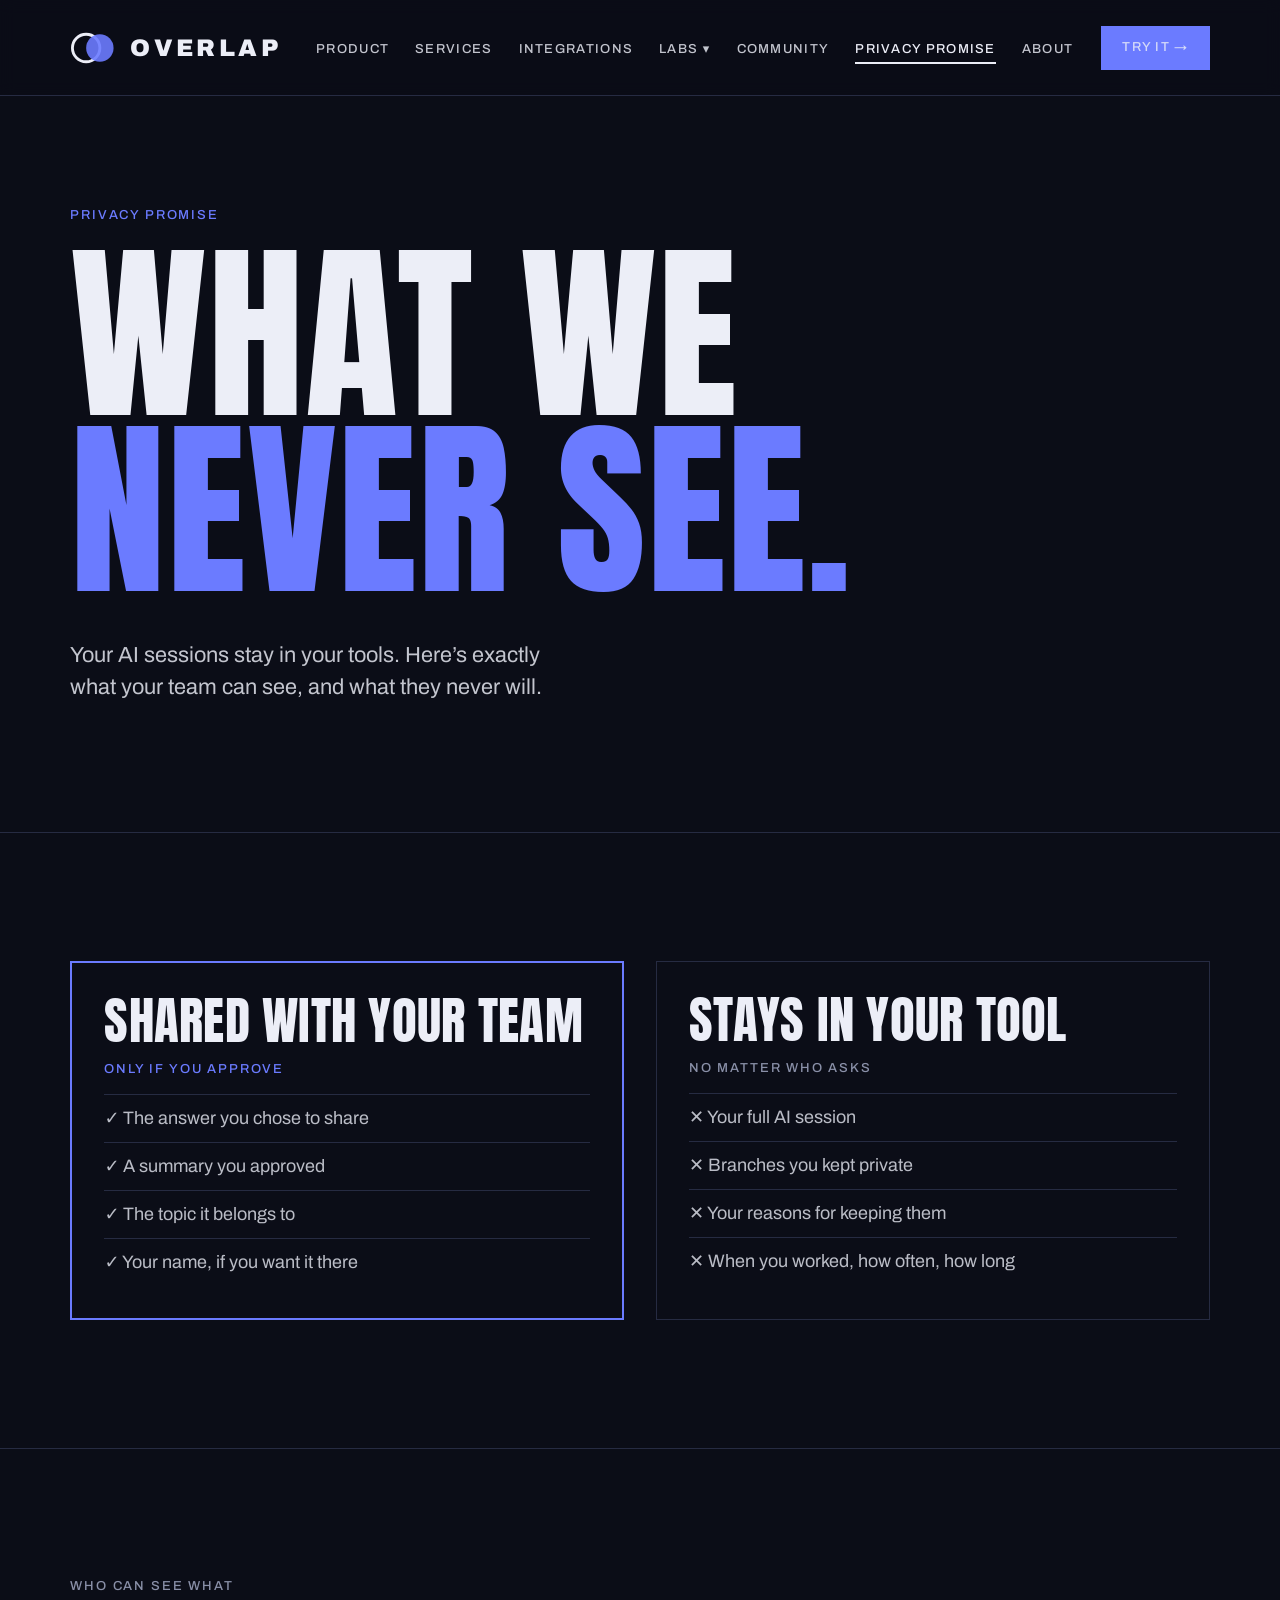
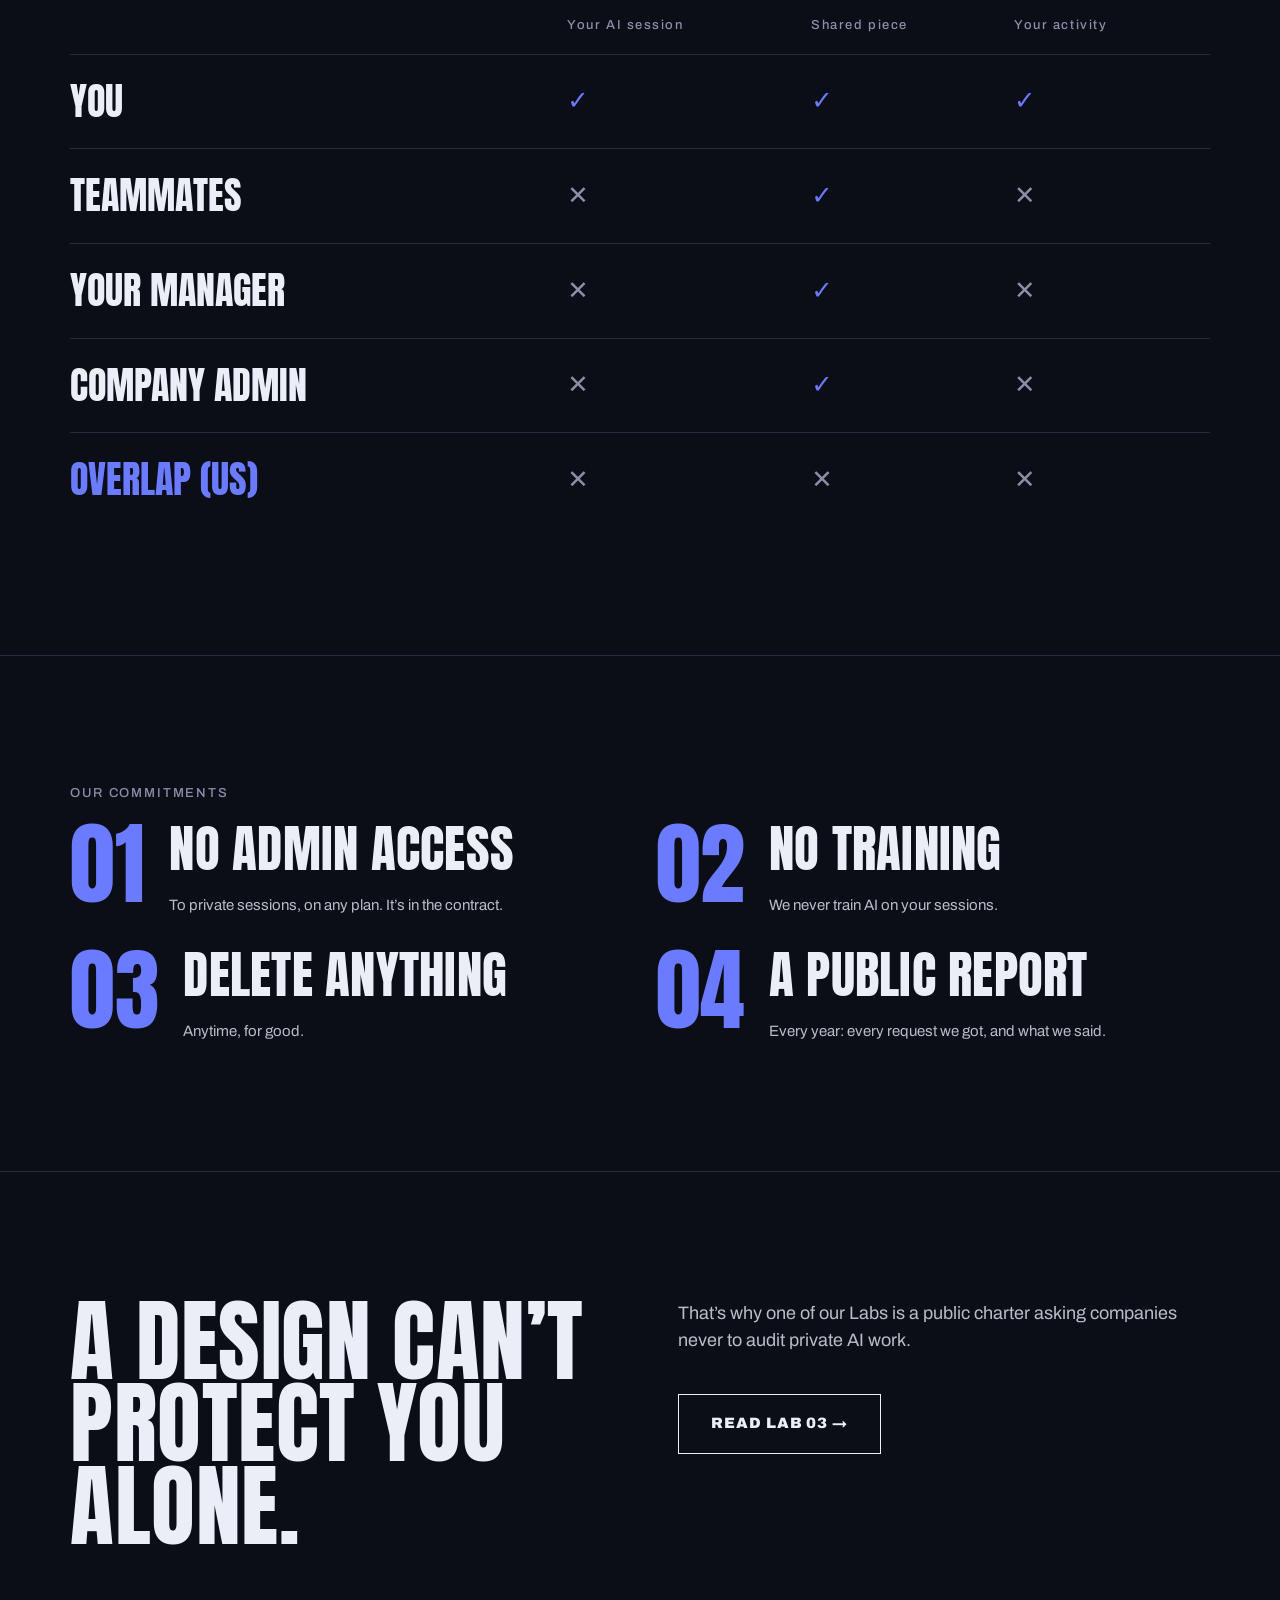
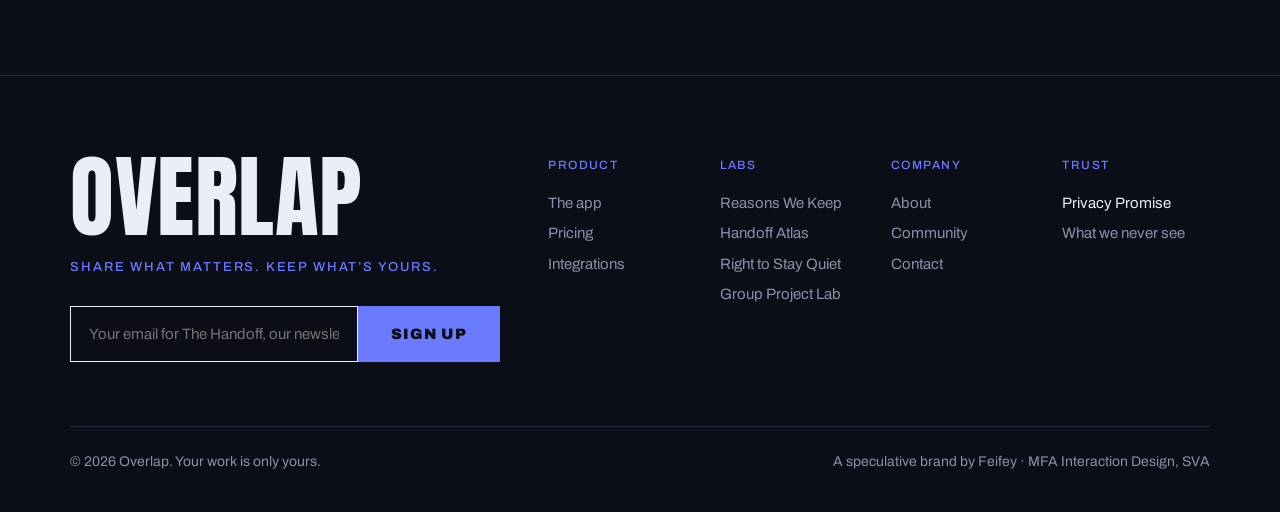
<file: privacy.html>
<!doctype html>
<html lang="en">
<head>
<meta charset="utf-8">
<meta name="viewport" content="width=device-width, initial-scale=1">
<title>Privacy Promise · Overlap</title>
<meta name="description" content="What we never see.">
<link rel="preconnect" href="https://fonts.googleapis.com">
<link rel="preconnect" href="https://fonts.gstatic.com" crossorigin>
<link href="https://fonts.googleapis.com/css2?family=Anton&family=Archivo:wght@400;500;600;900&display=swap" rel="stylesheet">
<link rel="stylesheet" href="assets/style.css">
<link rel="icon" href="assets/favicon.svg" type="image/svg+xml">
</head>
<body>
<header class="site-header">
  <div class="wrap">
    <a class="logo" href="index.html" aria-label="Overlap home"><svg class="mark" viewBox="0 0 40 28" aria-hidden="true"><circle cx="14" cy="14" r="12" fill="none" stroke="var(--fg)" stroke-width="2.5"/><circle cx="26" cy="14" r="12" fill="var(--ac)" fill-opacity=".9"/></svg><span>OVERLAP</span></a>
    <button class="burger" aria-expanded="false" aria-controls="nav">Menu</button>
    <nav class="nav" id="nav">
      <ul><li><a href="product.html">Product</a></li><li><a href="services.html">Services</a></li><li><a href="integrations.html">Integrations</a></li><li class="has-menu"><button class="menu-btn" aria-expanded="false">Labs</button><ul class="dropdown"><li><a href="labs/reasons-we-keep.html"><small>Lab 01</small>Reasons We Keep</a></li><li><a href="labs/handoff-atlas.html"><small>Lab 02</small>Handoff Atlas</a></li><li><a href="labs/right-to-stay-quiet.html"><small>Lab 03</small>Right to Stay Quiet</a></li><li><a href="labs/group-project-lab.html"><small>Lab 04</small>Group Project Lab</a></li></ul></li><li><a href="community.html">Community</a></li><li><a href="privacy.html" aria-current="page">Privacy Promise</a></li><li><a href="about.html">About</a></li></ul>
      <a class="btn small" href="integrations.html">Try it →</a>
    </nav>
  </div>
</header>
<main>

<section class="hero"><div class="wrap">
  <span class="label ac">Privacy Promise</span>
  <h1 class="display d-xl">What we<br><span class="ac">never see.</span></h1>
  <p class="lead mt-m">Your AI sessions stay in your tools. Here’s exactly what your team can see, and what they never will.</p>
</div></section>
<section class="section" id="never"><div class="wrap grid g2">
  <div class="card hot"><h2 class="display d-s">Shared with your team</h2><p class="label ac" style="margin:0">Only if you approve</p>
    <ul style="list-style:none" class="body"><li style="padding:10px 0;border-top:1px solid var(--ln)">✓ The answer you chose to share</li><li style="padding:10px 0;border-top:1px solid var(--ln)">✓ A summary you approved</li><li style="padding:10px 0;border-top:1px solid var(--ln)">✓ The topic it belongs to</li><li style="padding:10px 0;border-top:1px solid var(--ln)">✓ Your name, if you want it there</li></ul></div>
  <div class="card"><h2 class="display d-s">Stays in your tool</h2><p class="label" style="margin:0">No matter who asks</p>
    <ul style="list-style:none" class="body"><li style="padding:10px 0;border-top:1px solid var(--ln)">✕ Your full AI session</li><li style="padding:10px 0;border-top:1px solid var(--ln)">✕ Branches you kept private</li><li style="padding:10px 0;border-top:1px solid var(--ln)">✕ Your reasons for keeping them</li><li style="padding:10px 0;border-top:1px solid var(--ln)">✕ When you worked, how often, how long</li></ul></div>
</div></section>
<section class="section"><div class="wrap">
  <span class="label">Who can see what</span>
  <div style="overflow-x:auto"><table class="see"><thead><tr><th></th><th>Your AI session</th><th>Shared piece</th><th>Your activity</th></tr></thead><tbody><tr><td>You</td><td class="y">✓</td><td class="y">✓</td><td class="y">✓</td></tr><tr><td>Teammates</td><td class="n">✕</td><td class="y">✓</td><td class="n">✕</td></tr><tr><td>Your manager</td><td class="n">✕</td><td class="y">✓</td><td class="n">✕</td></tr><tr><td>Company admin</td><td class="n">✕</td><td class="y">✓</td><td class="n">✕</td></tr><tr><td class="ac">Overlap (us)</td><td class="n">✕</td><td class="n">✕</td><td class="n">✕</td></tr></tbody></table></div>
</div></section>
<section class="section"><div class="wrap">
  <span class="label">Our commitments</span>
  <div class="grid g2">
    <div style="display:flex;gap:24px"><span class="display d-m ac">01</span><div><h3 class="display d-s">No admin access</h3><p class="body small mt-s">To private sessions, on any plan. It’s in the contract.</p></div></div><div style="display:flex;gap:24px"><span class="display d-m ac">02</span><div><h3 class="display d-s">No training</h3><p class="body small mt-s">We never train AI on your sessions.</p></div></div><div style="display:flex;gap:24px"><span class="display d-m ac">03</span><div><h3 class="display d-s">Delete anything</h3><p class="body small mt-s">Anytime, for good.</p></div></div><div style="display:flex;gap:24px"><span class="display d-m ac">04</span><div><h3 class="display d-s">A public report</h3><p class="body small mt-s">Every year: every request we got, and what we said.</p></div></div>
  </div>
</div></section>
<section class="section"><div class="wrap split">
  <h2 class="display d-m">A design can’t protect you alone.</h2>
  <div><p class="body">That’s why one of our Labs is a public charter asking companies never to audit private AI work.</p><a class="btn ghost mt-m" href="labs/right-to-stay-quiet.html">Read Lab 03 →</a></div>
</div></section>
</main>
<footer class="site-footer">
  <div class="wrap">
    <div class="foot-top">
      <div>
        <div class="display d-l">Overlap</div>
        <p class="label ac mt-s">Share what matters. Keep what’s yours.</p>
        <form class="signup" onsubmit="event.preventDefault(); this.querySelector('button').textContent='Thanks';">
          <input type="email" placeholder="Your email for The Handoff, our newsletter" aria-label="Email">
          <button class="btn" type="submit">Sign up</button>
        </form>
      </div>
      <div class="foot-cols">
        <div><h4>PRODUCT</h4><a href="product.html">The app</a><a href="services.html">Pricing</a><a href="integrations.html">Integrations</a></div>
        <div><h4>LABS</h4><a href="labs/reasons-we-keep.html">Reasons We Keep</a><a href="labs/handoff-atlas.html">Handoff Atlas</a><a href="labs/right-to-stay-quiet.html">Right to Stay Quiet</a><a href="labs/group-project-lab.html">Group Project Lab</a></div>
        <div><h4>COMPANY</h4><a href="about.html">About</a><a href="community.html">Community</a><a href="about.html#contact">Contact</a></div>
        <div><h4>TRUST</h4><a href="privacy.html" style="color:var(--fg)">Privacy Promise</a><a href="privacy.html#never">What we never see</a></div>
      </div>
    </div>
    <div class="foot-bottom">
      <span>© 2026 Overlap. Your work is only yours.</span>
      <span>A speculative brand by Feifey · MFA Interaction Design, SVA</span>
    </div>
  </div>
</footer>
<script src="assets/site.js"></script>
</body>
</html>
</file>
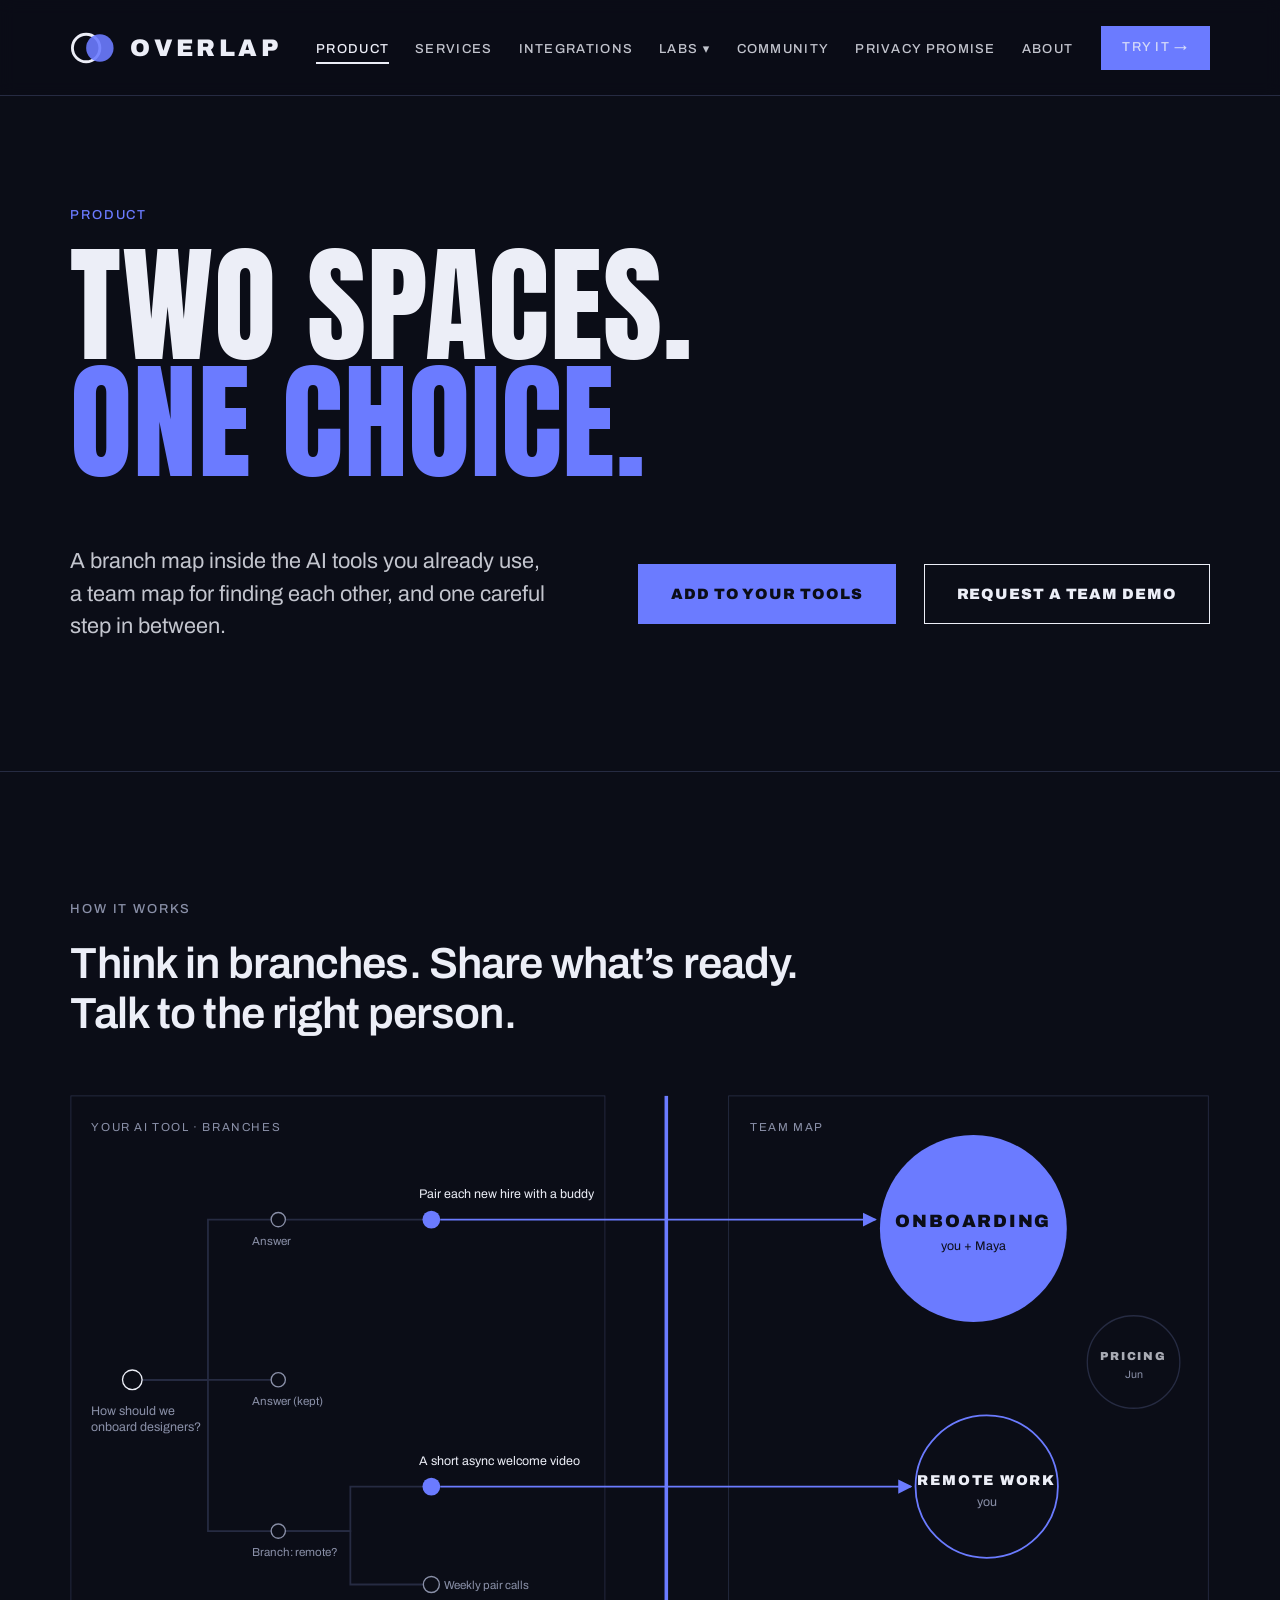
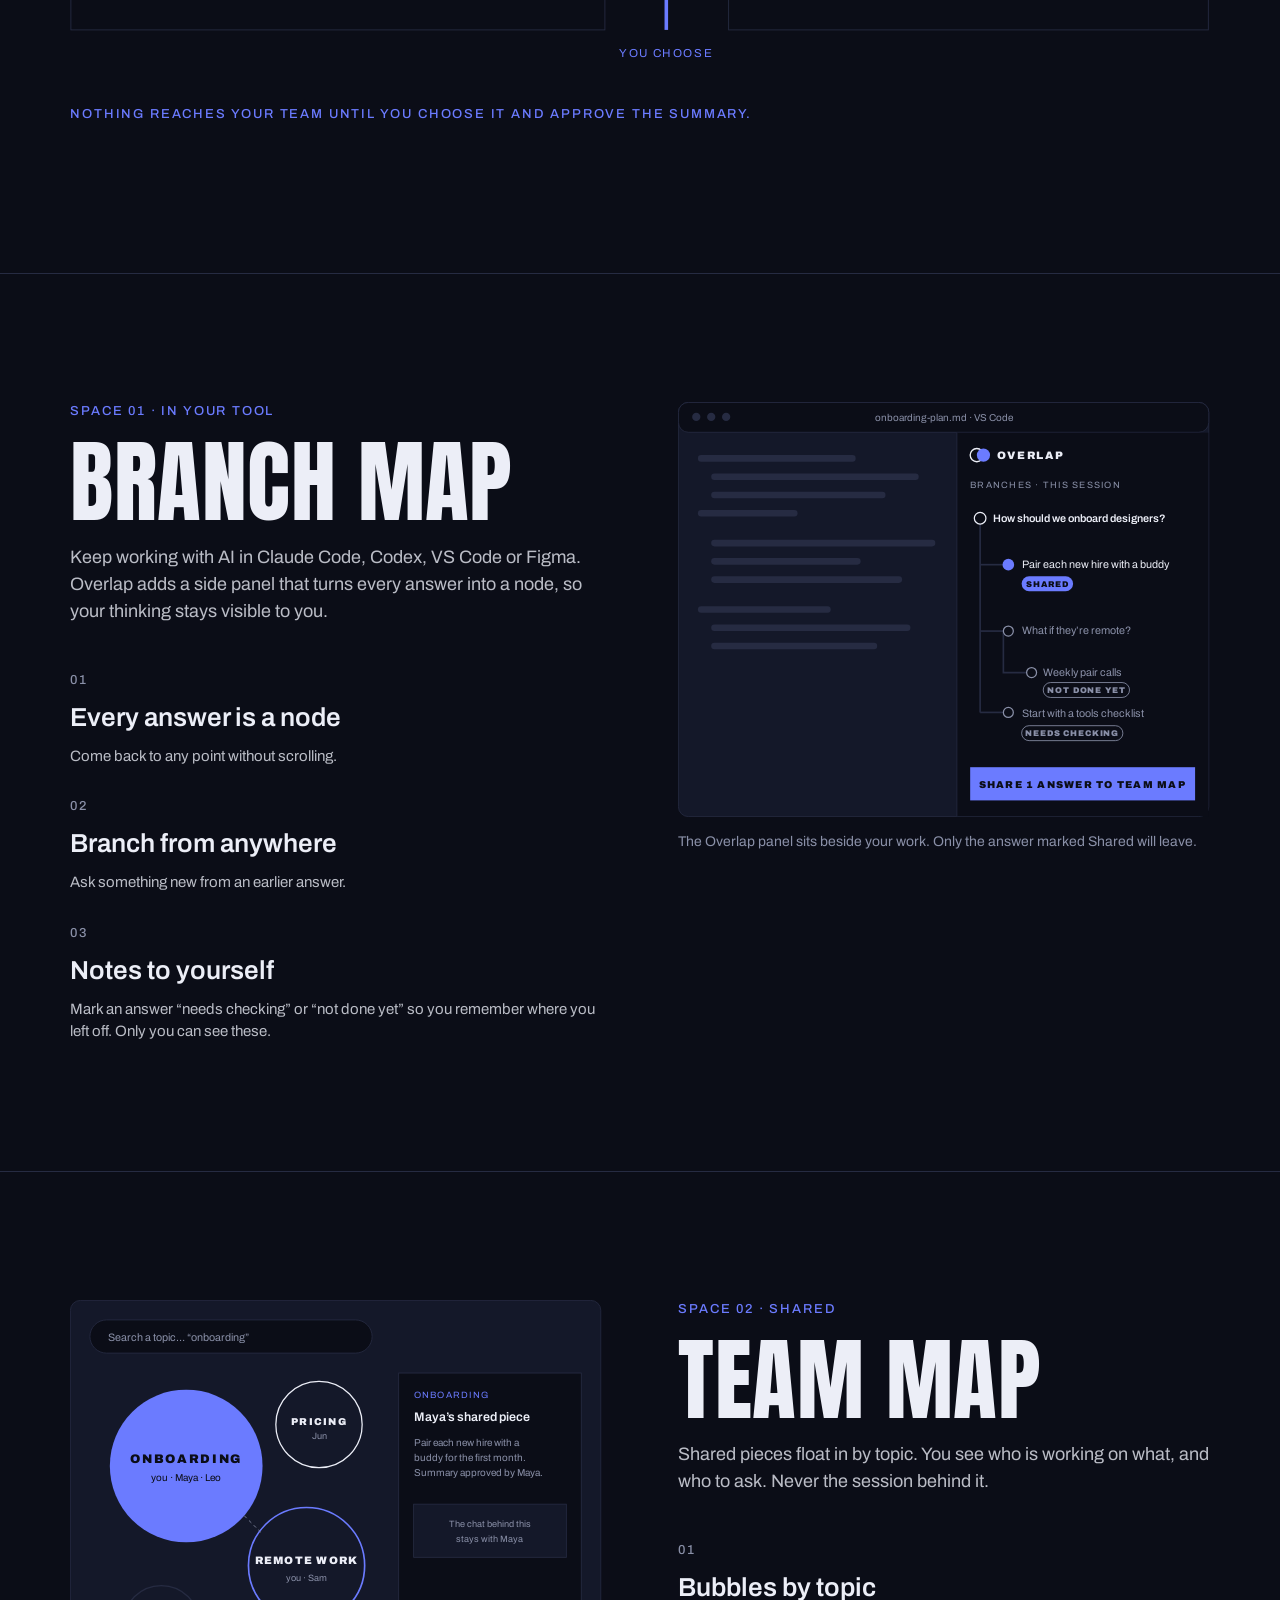
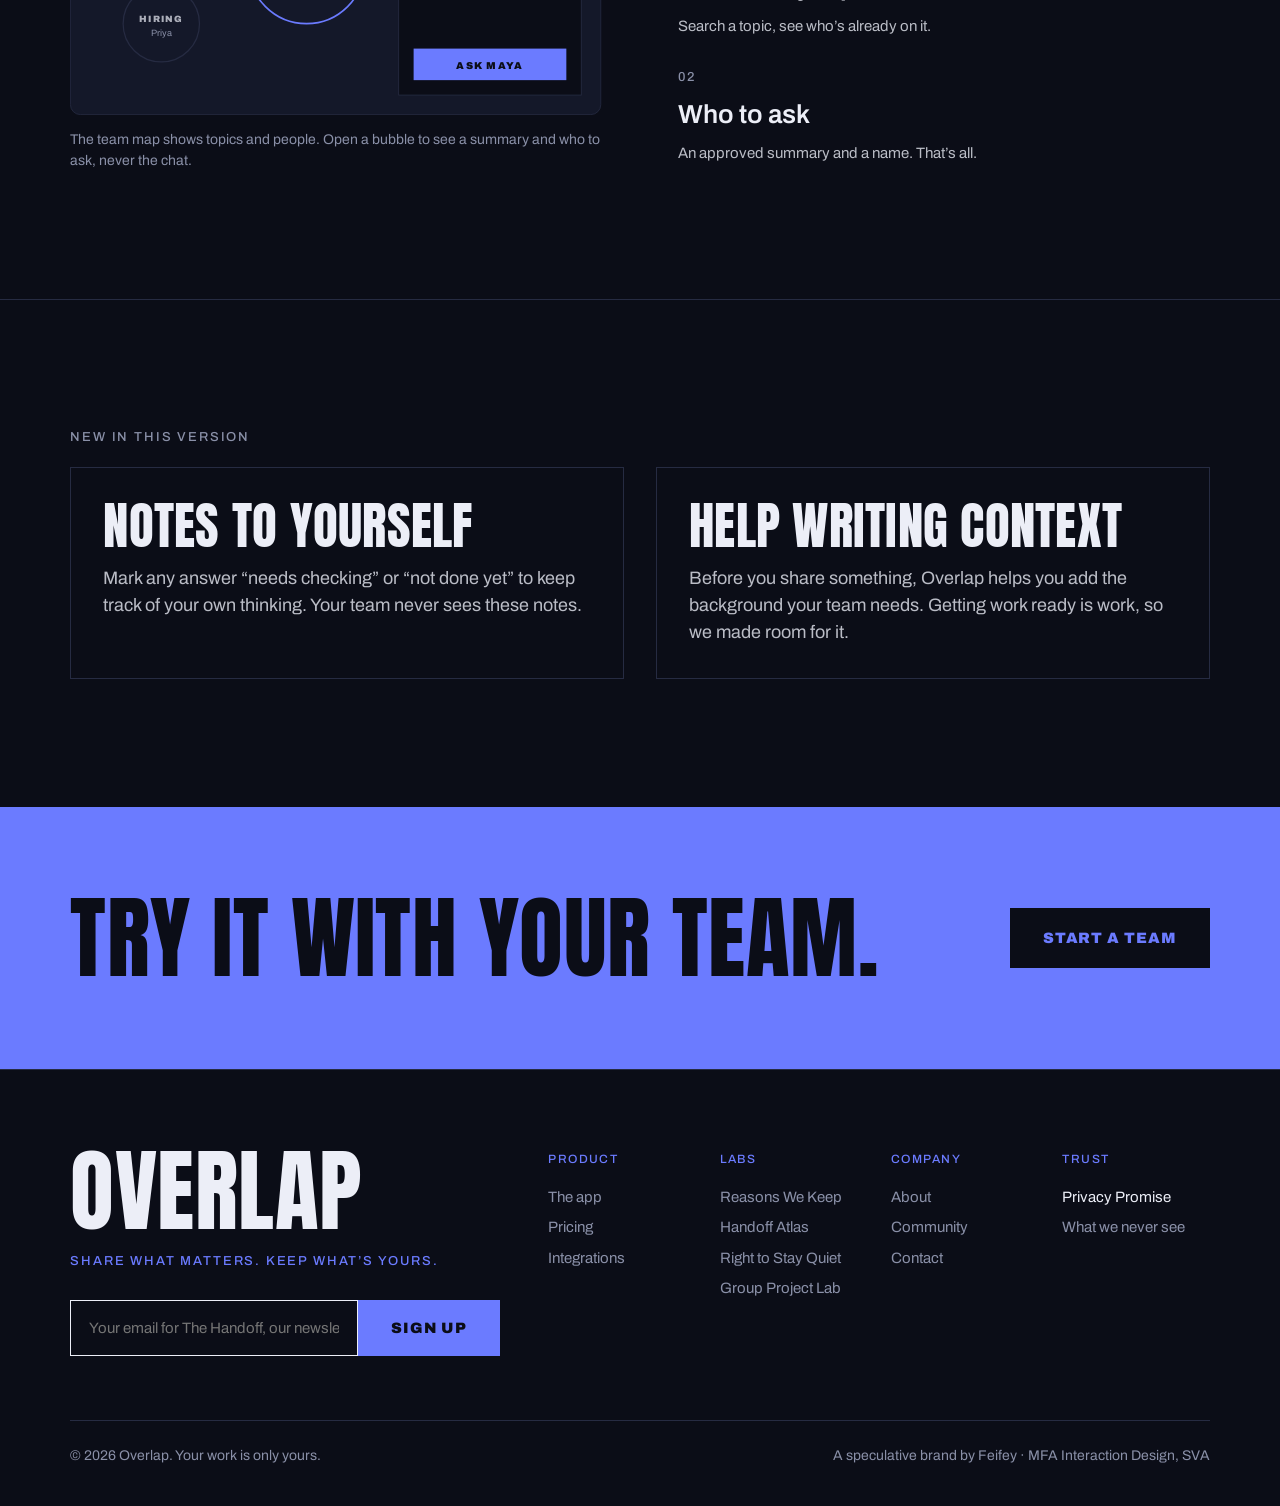
<file: product.html>
<!doctype html>
<html lang="en">
<head>
<meta charset="utf-8">
<meta name="viewport" content="width=device-width, initial-scale=1">
<title>Product · Overlap</title>
<meta name="description" content="The branch map and the team map.">
<link rel="preconnect" href="https://fonts.googleapis.com">
<link rel="preconnect" href="https://fonts.gstatic.com" crossorigin>
<link href="https://fonts.googleapis.com/css2?family=Anton&family=Archivo:wght@400;500;600;900&display=swap" rel="stylesheet">
<link rel="stylesheet" href="assets/style.css">
<link rel="icon" href="assets/favicon.svg" type="image/svg+xml">
</head>
<body>
<header class="site-header">
  <div class="wrap">
    <a class="logo" href="index.html" aria-label="Overlap home"><svg class="mark" viewBox="0 0 40 28" aria-hidden="true"><circle cx="14" cy="14" r="12" fill="none" stroke="var(--fg)" stroke-width="2.5"/><circle cx="26" cy="14" r="12" fill="var(--ac)" fill-opacity=".9"/></svg><span>OVERLAP</span></a>
    <button class="burger" aria-expanded="false" aria-controls="nav">Menu</button>
    <nav class="nav" id="nav">
      <ul><li><a href="product.html" aria-current="page">Product</a></li><li><a href="services.html">Services</a></li><li><a href="integrations.html">Integrations</a></li><li class="has-menu"><button class="menu-btn" aria-expanded="false">Labs</button><ul class="dropdown"><li><a href="labs/reasons-we-keep.html"><small>Lab 01</small>Reasons We Keep</a></li><li><a href="labs/handoff-atlas.html"><small>Lab 02</small>Handoff Atlas</a></li><li><a href="labs/right-to-stay-quiet.html"><small>Lab 03</small>Right to Stay Quiet</a></li><li><a href="labs/group-project-lab.html"><small>Lab 04</small>Group Project Lab</a></li></ul></li><li><a href="community.html">Community</a></li><li><a href="privacy.html">Privacy Promise</a></li><li><a href="about.html">About</a></li></ul>
      <a class="btn small" href="integrations.html">Try it →</a>
    </nav>
  </div>
</header>
<main>

<section class="hero"><div class="wrap">
  <span class="label ac">Product</span>
  <h1 class="display d-l">Two spaces.<br><span class="ac">One choice.</span></h1>
  <div class="hero-foot">
    <p class="lead">A branch map inside the AI tools you already use, a team map for finding each other, and one careful step in between.</p>
    <div class="actions"><a class="btn" href="integrations.html">Add to your tools</a><a class="btn ghost" href="services.html">Request a team demo</a></div>
  </div>
</div></section>
<section class="section" id="how"><div class="wrap">
  <span class="label">How it works</span>
  <h2 class="h2">Think in branches. Share what’s ready.<br>Talk to the right person.</h2>
  <div class="diagram"><svg viewBox="0 0 1280 640" role="img" aria-labelledby="dgt dgd">
<title id="dgt">How Overlap works</title>
<desc id="dgd">On the left, your work in your AI tool as a branch tree. Two answers you chose pass through a gate labelled You choose and arrive on the team map. Everything else stays in your tool.</desc>
<defs><marker id="ar" viewBox="0 0 10 10" refX="9" refY="5" markerWidth="8" markerHeight="8" orient="auto"><path d="M0 0L10 5L0 10z" fill="var(--ac)"/></marker></defs>
<g font-family="Archivo, sans-serif">
<rect x="1" y="1" width="600" height="600" fill="none" stroke="var(--ln)"/>
<text x="24" y="40" font-size="13" letter-spacing="1.8" fill="var(--mu)">YOUR AI TOOL · BRANCHES</text>
<rect x="740" y="1" width="539" height="600" fill="none" stroke="var(--ln)"/>
<text x="764" y="40" font-size="13" letter-spacing="1.8" fill="var(--mu)">TEAM MAP</text>
<rect x="668" y="1" width="4" height="600" fill="var(--ac)"/>
<text x="670" y="632" font-size="13" letter-spacing="1.8" fill="var(--ac)" text-anchor="middle">YOU CHOOSE</text>
<g stroke="var(--ln)" stroke-width="2" fill="none">
<path d="M80 320H155V140H230"/><path d="M80 320H230"/><path d="M80 320H155V490H230"/>
<path d="M238 140H400"/><path d="M238 490H315V440H400"/><path d="M238 490H315V550H400"/>
</g>
<circle cx="70" cy="320" r="11" fill="var(--bg)" stroke="var(--fg)" stroke-width="1.5"/>
<text x="24" y="360" font-size="14" fill="var(--mu)"><tspan x="24">How should we</tspan><tspan x="24" dy="18">onboard designers?</tspan></text>
<g fill="var(--bg)" stroke="var(--mu)" stroke-width="1.5"><circle cx="234" cy="140" r="8"/><circle cx="234" cy="320" r="8"/><circle cx="234" cy="490" r="8"/><circle cx="406" cy="550" r="9"/></g>
<g font-size="13" fill="var(--mu)"><text x="204" y="168">Answer</text><text x="204" y="348">Answer (kept)</text><text x="204" y="518">Branch: remote?</text><text x="420" y="555">Weekly pair calls</text></g>
<circle cx="406" cy="140" r="10" fill="var(--ac)"/><circle cx="406" cy="440" r="10" fill="var(--ac)"/>
<g font-size="14" fill="var(--fg)"><text x="392" y="116">Pair each new hire with a buddy</text><text x="392" y="416">A short async welcome video</text></g>
<g stroke="var(--ac)" stroke-width="2"><path d="M416 140H905" marker-end="url(#ar)"/><path d="M416 440H945" marker-end="url(#ar)"/></g>
<circle cx="1015" cy="150" r="105" fill="var(--ac)"/>
<text x="1015" y="148" font-size="20" font-weight="900" letter-spacing="2" fill="var(--on)" text-anchor="middle">ONBOARDING</text>
<text x="1015" y="174" font-size="14" fill="var(--on)" text-anchor="middle">you + Maya</text>
<circle cx="1030" cy="440" r="80" fill="none" stroke="var(--ac)" stroke-width="2"/>
<text x="1030" y="438" font-size="16" font-weight="900" letter-spacing="2" fill="var(--fg)" text-anchor="middle">REMOTE WORK</text>
<text x="1030" y="462" font-size="14" fill="var(--mu)" text-anchor="middle">you</text>
<circle cx="1195" cy="300" r="52" fill="none" stroke="var(--ln)" stroke-width="1.5"/>
<text x="1195" y="298" font-size="13" font-weight="900" letter-spacing="2" fill="var(--fg)" opacity=".7" text-anchor="middle">PRICING</text>
<text x="1195" y="318" font-size="12" fill="var(--mu)" text-anchor="middle">Jun</text>
</g></svg></div>
  <p class="label ac mt-m">Nothing reaches your team until you choose it and approve the summary.</p>
</div></section>
<section class="section"><div class="wrap split">
  <div>
    <span class="label ac">Space 01 · In your tool</span>
    <h2 class="display d-m">Branch map</h2>
    <p class="body mt-s">Keep working with AI in Claude Code, Codex, VS Code or Figma. Overlap adds a side panel that turns every answer into a node, so your thinking stays visible to you.</p>
    <div class="grid mt-m" style="gap:24px">
      <div class="step"><span class="num">01</span><h3>Every answer is a node</h3><p class="body small">Come back to any point without scrolling.</p></div>
      <div class="step"><span class="num">02</span><h3>Branch from anywhere</h3><p class="body small">Ask something new from an earlier answer.</p></div>
      <div class="step"><span class="num">03</span><h3>Notes to yourself</h3><p class="body small">Mark an answer “needs checking” or “not done yet” so you remember where you left off. Only you can see these.</p></div>
    </div>
  </div>
  <figure class="mock" aria-label="The Overlap panel inside a code editor"><svg viewBox="0 0 640 500" role="img"><title>The Overlap panel inside VS Code</title>
<g font-family="Archivo, sans-serif">
<rect x="0.5" y="0.5" width="639" height="499" rx="12" fill="var(--sf)" stroke="var(--ln)"/>
<rect x="0.5" y="0.5" width="639" height="36" rx="12" fill="var(--bg)" stroke="var(--ln)"/>
<circle cx="22" cy="18" r="5" fill="var(--ln)"/><circle cx="40" cy="18" r="5" fill="var(--ln)"/><circle cx="58" cy="18" r="5" fill="var(--ln)"/>
<text x="320" y="23" font-size="12" fill="var(--mu)" text-anchor="middle">onboarding-plan.md · VS Code</text>
<g fill="var(--ln)"><rect x="24" y="64" width="190" height="8" rx="4"/><rect x="40" y="86" width="250" height="8" rx="4"/><rect x="40" y="108" width="210" height="8" rx="4"/><rect x="24" y="130" width="120" height="8" rx="4"/><rect x="40" y="166" width="270" height="8" rx="4"/><rect x="40" y="188" width="180" height="8" rx="4"/><rect x="40" y="210" width="230" height="8" rx="4"/><rect x="24" y="246" width="160" height="8" rx="4"/><rect x="40" y="268" width="240" height="8" rx="4"/><rect x="40" y="290" width="200" height="8" rx="4"/></g>
<rect x="336" y="37" width="303" height="462" fill="var(--bg)"/><line x1="336" y1="37" x2="336" y2="499" stroke="var(--ln)"/>
<circle cx="360" cy="64" r="8" fill="none" stroke="var(--fg)" stroke-width="1.6"/><circle cx="368" cy="64" r="8" fill="var(--ac)"/>
<text x="384" y="69" font-size="13" font-weight="900" letter-spacing="2" fill="var(--fg)">OVERLAP</text>
<text x="352" y="104" font-size="11" letter-spacing="1.5" fill="var(--mu)">BRANCHES · THIS SESSION</text>
<g stroke="var(--ln)" stroke-width="2" fill="none"><path d="M364 146V374"/><path d="M364 196H392"/><path d="M364 276H392"/><path d="M392 276V326H420"/><path d="M364 374H392"/></g>
<circle cx="364" cy="140" r="7" fill="var(--bg)" stroke="var(--fg)" stroke-width="1.5"/>
<text x="380" y="144" font-size="13" font-weight="600" fill="var(--fg)">How should we onboard designers?</text>
<circle cx="398" cy="196" r="7" fill="var(--ac)"/><text x="414" y="200" font-size="13" fill="var(--fg)">Pair each new hire with a buddy</text>
<rect x="414" y="210" width="62" height="18" rx="9" fill="var(--ac)"/><text x="445" y="223" font-size="10" font-weight="900" letter-spacing="1" fill="var(--on)" text-anchor="middle">SHARED</text>
<circle cx="398" cy="276" r="6" fill="var(--bg)" stroke="var(--mu)" stroke-width="1.5"/><text x="414" y="280" font-size="13" fill="var(--mu)">What if they’re remote?</text>
<circle cx="426" cy="326" r="6" fill="var(--bg)" stroke="var(--mu)" stroke-width="1.5"/><text x="440" y="330" font-size="13" fill="var(--mu)">Weekly pair calls</text>
<rect x="440" y="338" width="104" height="18" rx="9" fill="none" stroke="var(--mu)"/><text x="492" y="351" font-size="10" font-weight="900" letter-spacing="1" fill="var(--mu)" text-anchor="middle">NOT DONE YET</text>
<circle cx="398" cy="374" r="6" fill="var(--bg)" stroke="var(--mu)" stroke-width="1.5"/><text x="414" y="379" font-size="13" fill="var(--mu)">Start with a tools checklist</text>
<rect x="414" y="390" width="122" height="18" rx="9" fill="none" stroke="var(--mu)"/><text x="475" y="403" font-size="10" font-weight="900" letter-spacing="1" fill="var(--mu)" text-anchor="middle">NEEDS CHECKING</text>
<rect x="352" y="440" width="271" height="40" fill="var(--ac)"/><text x="487" y="465" font-size="12" font-weight="900" letter-spacing="1.5" fill="var(--on)" text-anchor="middle">SHARE 1 ANSWER TO TEAM MAP</text>
</g></svg><figcaption>The Overlap panel sits beside your work. Only the answer marked Shared will leave.</figcaption></figure>
</div></section>
<section class="section"><div class="wrap split">
  <figure class="mock" aria-label="The team map"><svg viewBox="0 0 640 500" role="img"><title>The Overlap team map</title>
<g font-family="Archivo, sans-serif">
<rect x="0.5" y="0.5" width="639" height="499" rx="12" fill="var(--sf)" stroke="var(--ln)"/>
<rect x="24" y="24" width="340" height="40" rx="20" fill="var(--bg)" stroke="var(--ln)"/><text x="46" y="49" font-size="13" fill="var(--mu)">Search a topic… “onboarding”</text>
<circle cx="140" cy="200" r="92" fill="var(--ac)"/><text x="140" y="196" font-size="15" font-weight="900" letter-spacing="2" fill="var(--on)" text-anchor="middle">ONBOARDING</text><text x="140" y="218" font-size="12" fill="var(--on)" text-anchor="middle">you · Maya · Leo</text>
<circle cx="300" cy="150" r="52" fill="none" stroke="var(--fg)" stroke-width="1.5"/><text x="300" y="150" font-size="12" font-weight="900" letter-spacing="1.5" fill="var(--fg)" text-anchor="middle">PRICING</text><text x="300" y="168" font-size="11" fill="var(--mu)" text-anchor="middle">Jun</text>
<circle cx="285" cy="320" r="70" fill="none" stroke="var(--ac)" stroke-width="2"/><text x="285" y="318" font-size="13" font-weight="900" letter-spacing="1.5" fill="var(--fg)" text-anchor="middle">REMOTE WORK</text><text x="285" y="338" font-size="11" fill="var(--mu)" text-anchor="middle">you · Sam</text>
<circle cx="110" cy="390" r="46" fill="none" stroke="var(--ln)" stroke-width="1.5"/><text x="110" y="388" font-size="11" font-weight="900" letter-spacing="1.5" fill="var(--fg)" opacity=".7" text-anchor="middle">HIRING</text><text x="110" y="405" font-size="11" fill="var(--mu)" text-anchor="middle">Priya</text>
<path d="M210 260L232 282" stroke="var(--mu)" stroke-dasharray="4 4"/>
<rect x="396" y="88" width="220" height="388" fill="var(--bg)" stroke="var(--ln)"/>
<text x="414" y="118" font-size="11" letter-spacing="1.5" fill="var(--ac)">ONBOARDING</text>
<text x="414" y="146" font-size="15" font-weight="600" fill="var(--fg)">Maya’s shared piece</text>
<text font-size="12" fill="var(--mu)"><tspan x="414" y="176">Pair each new hire with a</tspan><tspan x="414" dy="18">buddy for the first month.</tspan><tspan x="414" dy="18">Summary approved by Maya.</tspan></text>
<rect x="414" y="246" width="184" height="64" fill="var(--sf)" stroke="var(--ln)"/><text x="506" y="274" font-size="11" fill="var(--mu)" text-anchor="middle">The chat behind this</text><text x="506" y="292" font-size="11" fill="var(--mu)" text-anchor="middle">stays with Maya</text>
<rect x="414" y="420" width="184" height="38" fill="var(--ac)"/><text x="506" y="444" font-size="12" font-weight="900" letter-spacing="1.5" fill="var(--on)" text-anchor="middle">ASK MAYA</text>
</g></svg><figcaption>The team map shows topics and people. Open a bubble to see a summary and who to ask, never the chat.</figcaption></figure>
  <div>
    <span class="label ac">Space 02 · Shared</span>
    <h2 class="display d-m">Team map</h2>
    <p class="body mt-s">Shared pieces float in by topic. You see who is working on what, and who to ask. Never the session behind it.</p>
    <div class="grid mt-m" style="gap:24px">
      <div class="step"><span class="num">01</span><h3>Bubbles by topic</h3><p class="body small">Search a topic, see who’s already on it.</p></div>
      <div class="step"><span class="num">02</span><h3>Who to ask</h3><p class="body small">An approved summary and a name. That’s all.</p></div>
    </div>
  </div>
</div></section>
<section class="section"><div class="wrap">
  <span class="label">New in this version</span>
  <div class="grid g2">
    <div class="card"><h3 class="display d-s">Notes to yourself</h3><p class="body">Mark any answer “needs checking” or “not done yet” to keep track of your own thinking. Your team never sees these notes.</p></div>
    <div class="card"><h3 class="display d-s">Help writing context</h3><p class="body">Before you share something, Overlap helps you add the background your team needs. Getting work ready is work, so we made room for it.</p></div>
  </div>
</div></section>
<div class="band"><div class="wrap"><h2 class="display d-m">Try it with your team.</h2><a class="btn" href="services.html">Start a team</a></div></div>
</main>
<footer class="site-footer">
  <div class="wrap">
    <div class="foot-top">
      <div>
        <div class="display d-l">Overlap</div>
        <p class="label ac mt-s">Share what matters. Keep what’s yours.</p>
        <form class="signup" onsubmit="event.preventDefault(); this.querySelector('button').textContent='Thanks';">
          <input type="email" placeholder="Your email for The Handoff, our newsletter" aria-label="Email">
          <button class="btn" type="submit">Sign up</button>
        </form>
      </div>
      <div class="foot-cols">
        <div><h4>PRODUCT</h4><a href="product.html">The app</a><a href="services.html">Pricing</a><a href="integrations.html">Integrations</a></div>
        <div><h4>LABS</h4><a href="labs/reasons-we-keep.html">Reasons We Keep</a><a href="labs/handoff-atlas.html">Handoff Atlas</a><a href="labs/right-to-stay-quiet.html">Right to Stay Quiet</a><a href="labs/group-project-lab.html">Group Project Lab</a></div>
        <div><h4>COMPANY</h4><a href="about.html">About</a><a href="community.html">Community</a><a href="about.html#contact">Contact</a></div>
        <div><h4>TRUST</h4><a href="privacy.html" style="color:var(--fg)">Privacy Promise</a><a href="privacy.html#never">What we never see</a></div>
      </div>
    </div>
    <div class="foot-bottom">
      <span>© 2026 Overlap. Your work is only yours.</span>
      <span>A speculative brand by Feifey · MFA Interaction Design, SVA</span>
    </div>
  </div>
</footer>
<script src="assets/site.js"></script>
</body>
</html>
</file>
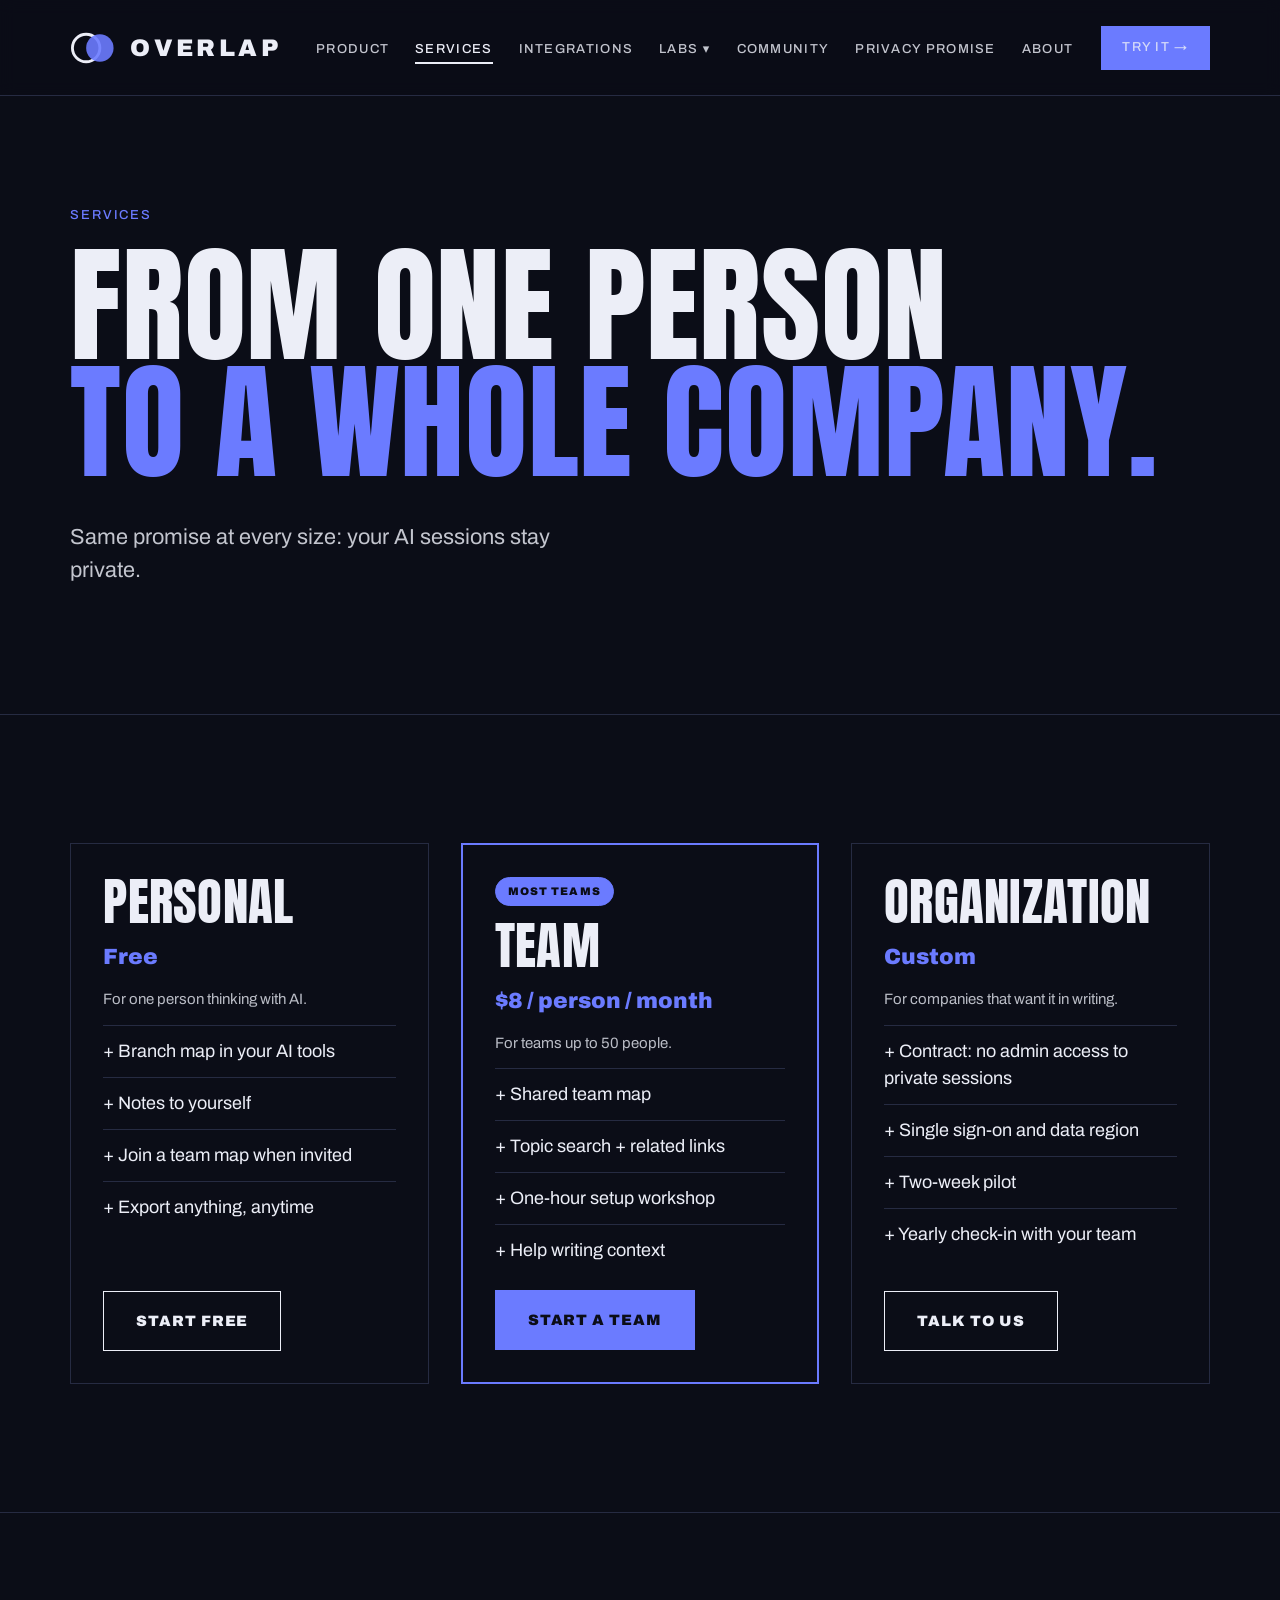
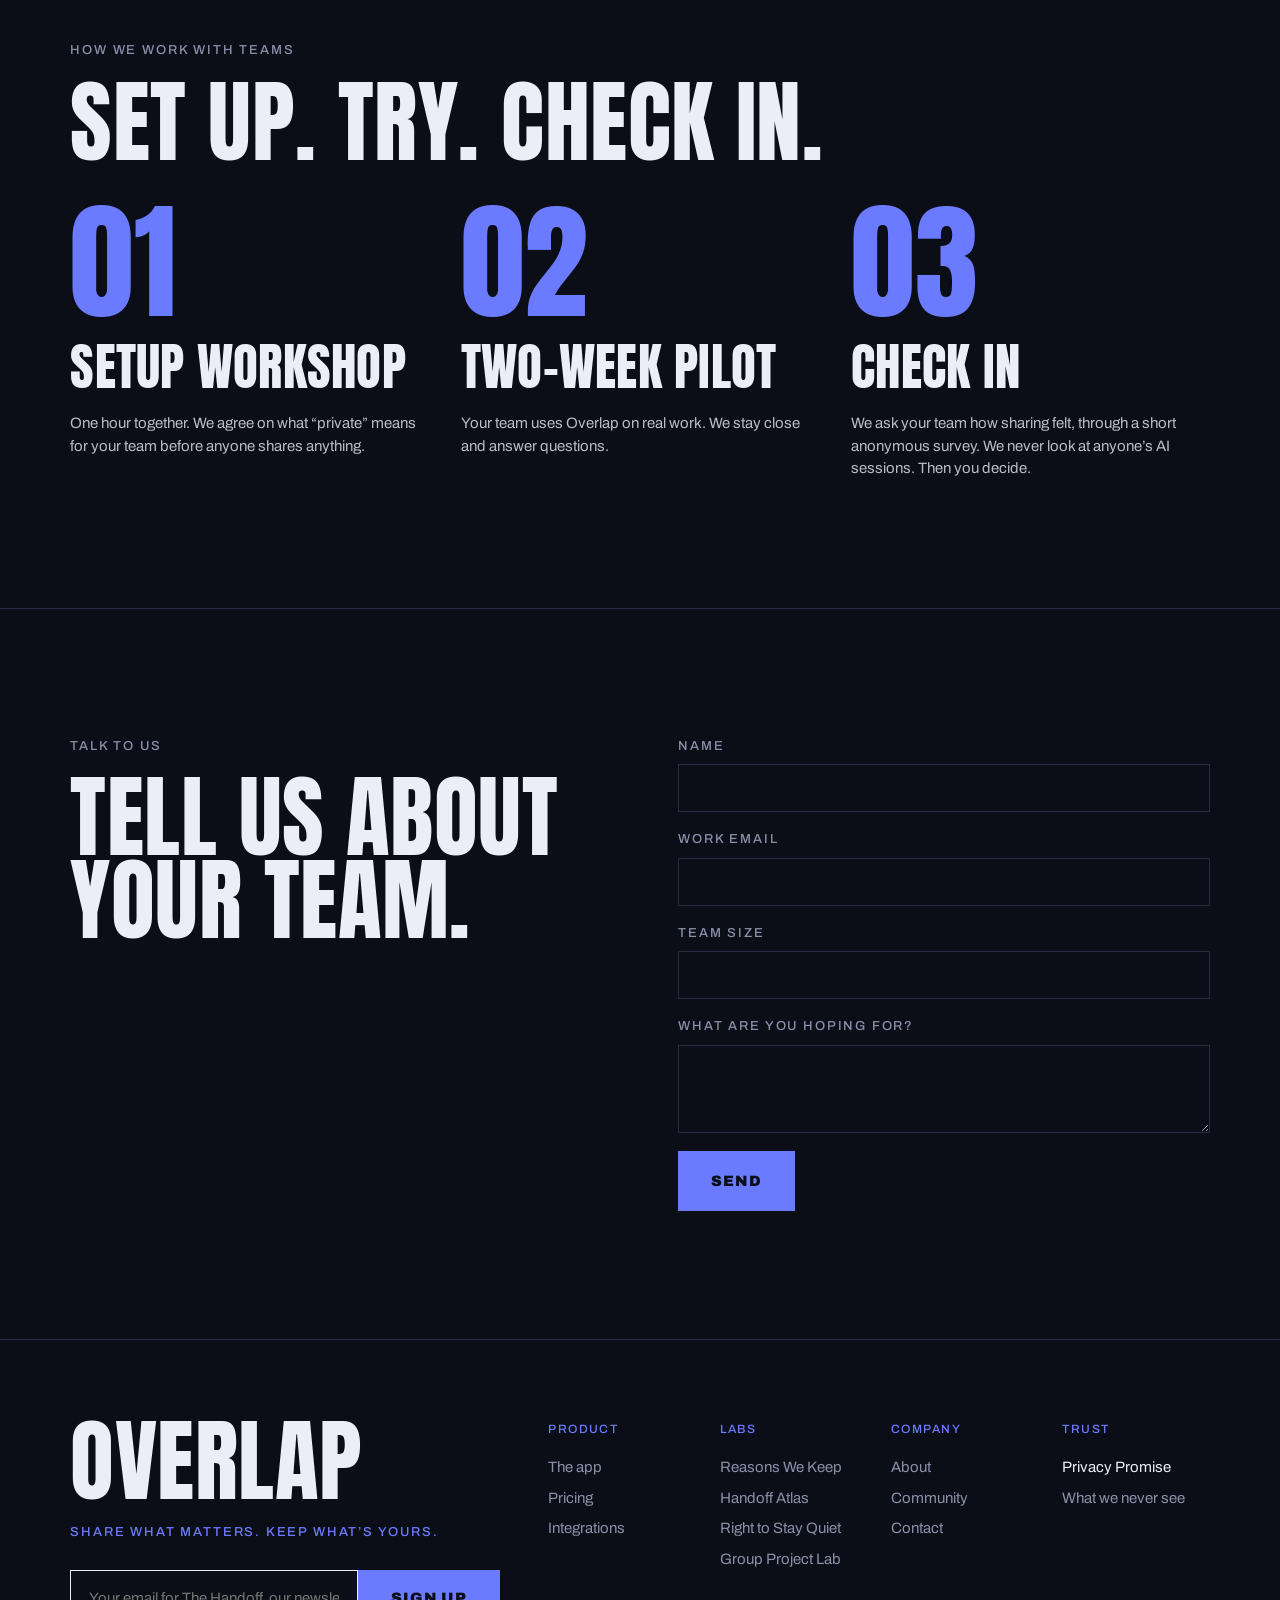
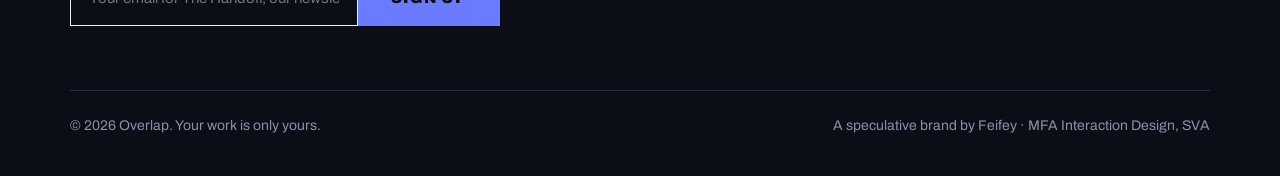
<file: services.html>
<!doctype html>
<html lang="en">
<head>
<meta charset="utf-8">
<meta name="viewport" content="width=device-width, initial-scale=1">
<title>Services · Overlap</title>
<meta name="description" content="Plans for people, teams and organizations.">
<link rel="preconnect" href="https://fonts.googleapis.com">
<link rel="preconnect" href="https://fonts.gstatic.com" crossorigin>
<link href="https://fonts.googleapis.com/css2?family=Anton&family=Archivo:wght@400;500;600;900&display=swap" rel="stylesheet">
<link rel="stylesheet" href="assets/style.css">
<link rel="icon" href="assets/favicon.svg" type="image/svg+xml">
</head>
<body>
<header class="site-header">
  <div class="wrap">
    <a class="logo" href="index.html" aria-label="Overlap home"><svg class="mark" viewBox="0 0 40 28" aria-hidden="true"><circle cx="14" cy="14" r="12" fill="none" stroke="var(--fg)" stroke-width="2.5"/><circle cx="26" cy="14" r="12" fill="var(--ac)" fill-opacity=".9"/></svg><span>OVERLAP</span></a>
    <button class="burger" aria-expanded="false" aria-controls="nav">Menu</button>
    <nav class="nav" id="nav">
      <ul><li><a href="product.html">Product</a></li><li><a href="services.html" aria-current="page">Services</a></li><li><a href="integrations.html">Integrations</a></li><li class="has-menu"><button class="menu-btn" aria-expanded="false">Labs</button><ul class="dropdown"><li><a href="labs/reasons-we-keep.html"><small>Lab 01</small>Reasons We Keep</a></li><li><a href="labs/handoff-atlas.html"><small>Lab 02</small>Handoff Atlas</a></li><li><a href="labs/right-to-stay-quiet.html"><small>Lab 03</small>Right to Stay Quiet</a></li><li><a href="labs/group-project-lab.html"><small>Lab 04</small>Group Project Lab</a></li></ul></li><li><a href="community.html">Community</a></li><li><a href="privacy.html">Privacy Promise</a></li><li><a href="about.html">About</a></li></ul>
      <a class="btn small" href="integrations.html">Try it →</a>
    </nav>
  </div>
</header>
<main>

<section class="hero"><div class="wrap">
  <span class="label ac">Services</span>
  <h1 class="display d-l">From one person<br><span class="ac">to a whole company.</span></h1>
  <p class="lead mt-m">Same promise at every size: your AI sessions stay private.</p>
</div></section>
<section class="section"><div class="wrap"><div class="grid g3"><div class="card ">
      <h3 class="display d-s">Personal</h3><p style="font-weight:900;color:var(--ac);font-size:22px">Free</p><p class="body small">For one person thinking with AI.</p>
      <ul style="list-style:none"><li style="border-top:1px solid var(--ln);padding:12px 0">+ Branch map in your AI tools</li><li style="border-top:1px solid var(--ln);padding:12px 0">+ Notes to yourself</li><li style="border-top:1px solid var(--ln);padding:12px 0">+ Join a team map when invited</li><li style="border-top:1px solid var(--ln);padding:12px 0">+ Export anything, anytime</li></ul>
      <a class="btn ghost" href="#contact" style="align-self:flex-start;margin-top:auto">Start free</a></div><div class="card hot"><span class="pill ac" style="align-self:flex-start">Most teams</span>
      <h3 class="display d-s">Team</h3><p style="font-weight:900;color:var(--ac);font-size:22px">$8 / person / month</p><p class="body small">For teams up to 50 people.</p>
      <ul style="list-style:none"><li style="border-top:1px solid var(--ln);padding:12px 0">+ Shared team map</li><li style="border-top:1px solid var(--ln);padding:12px 0">+ Topic search + related links</li><li style="border-top:1px solid var(--ln);padding:12px 0">+ One-hour setup workshop</li><li style="border-top:1px solid var(--ln);padding:12px 0">+ Help writing context</li></ul>
      <a class="btn " href="#contact" style="align-self:flex-start;margin-top:auto">Start a team</a></div><div class="card ">
      <h3 class="display d-s">Organization</h3><p style="font-weight:900;color:var(--ac);font-size:22px">Custom</p><p class="body small">For companies that want it in writing.</p>
      <ul style="list-style:none"><li style="border-top:1px solid var(--ln);padding:12px 0">+ Contract: no admin access to private sessions</li><li style="border-top:1px solid var(--ln);padding:12px 0">+ Single sign-on and data region</li><li style="border-top:1px solid var(--ln);padding:12px 0">+ Two-week pilot</li><li style="border-top:1px solid var(--ln);padding:12px 0">+ Yearly check-in with your team</li></ul>
      <a class="btn ghost" href="#contact" style="align-self:flex-start;margin-top:auto">Talk to us</a></div></div></div></section>
<section class="section"><div class="wrap">
  <span class="label">How we work with teams</span>
  <h2 class="display d-m">Set up. Try. Check in.</h2>
  <div class="grid g3 mt-m">
    <div><div class="display d-l ac">01</div><h3 class="display d-s mt-s">Setup workshop</h3><p class="body small mt-s">One hour together. We agree on what “private” means for your team before anyone shares anything.</p></div>
    <div><div class="display d-l ac">02</div><h3 class="display d-s mt-s">Two-week pilot</h3><p class="body small mt-s">Your team uses Overlap on real work. We stay close and answer questions.</p></div>
    <div><div class="display d-l ac">03</div><h3 class="display d-s mt-s">Check in</h3><p class="body small mt-s">We ask your team how sharing felt, through a short anonymous survey. We never look at anyone’s AI sessions. Then you decide.</p></div>
  </div>
</div></section>
<section class="section" id="contact"><div class="wrap split">
  <div><span class="label">Talk to us</span><h2 class="display d-m">Tell us about your team.</h2></div>
  <form class="grid" style="gap:18px" onsubmit="event.preventDefault(); this.querySelector('button').textContent='Sent';">
    <label class="label" style="margin:0">Name<input style="display:block;width:100%;margin-top:8px;height:48px;background:transparent;border:1px solid var(--ln);color:var(--fg);padding:0 14px;font:inherit"></label><label class="label" style="margin:0">Work email<input style="display:block;width:100%;margin-top:8px;height:48px;background:transparent;border:1px solid var(--ln);color:var(--fg);padding:0 14px;font:inherit"></label><label class="label" style="margin:0">Team size<input style="display:block;width:100%;margin-top:8px;height:48px;background:transparent;border:1px solid var(--ln);color:var(--fg);padding:0 14px;font:inherit"></label>
    <label class="label" style="margin:0">What are you hoping for?<textarea rows="3" style="display:block;width:100%;margin-top:8px;background:transparent;border:1px solid var(--ln);color:var(--fg);padding:14px;font:inherit"></textarea></label>
    <button class="btn" style="justify-self:start">Send</button>
  </form>
</div></section>
</main>
<footer class="site-footer">
  <div class="wrap">
    <div class="foot-top">
      <div>
        <div class="display d-l">Overlap</div>
        <p class="label ac mt-s">Share what matters. Keep what’s yours.</p>
        <form class="signup" onsubmit="event.preventDefault(); this.querySelector('button').textContent='Thanks';">
          <input type="email" placeholder="Your email for The Handoff, our newsletter" aria-label="Email">
          <button class="btn" type="submit">Sign up</button>
        </form>
      </div>
      <div class="foot-cols">
        <div><h4>PRODUCT</h4><a href="product.html">The app</a><a href="services.html">Pricing</a><a href="integrations.html">Integrations</a></div>
        <div><h4>LABS</h4><a href="labs/reasons-we-keep.html">Reasons We Keep</a><a href="labs/handoff-atlas.html">Handoff Atlas</a><a href="labs/right-to-stay-quiet.html">Right to Stay Quiet</a><a href="labs/group-project-lab.html">Group Project Lab</a></div>
        <div><h4>COMPANY</h4><a href="about.html">About</a><a href="community.html">Community</a><a href="about.html#contact">Contact</a></div>
        <div><h4>TRUST</h4><a href="privacy.html" style="color:var(--fg)">Privacy Promise</a><a href="privacy.html#never">What we never see</a></div>
      </div>
    </div>
    <div class="foot-bottom">
      <span>© 2026 Overlap. Your work is only yours.</span>
      <span>A speculative brand by Feifey · MFA Interaction Design, SVA</span>
    </div>
  </div>
</footer>
<script src="assets/site.js"></script>
</body>
</html>
</file>
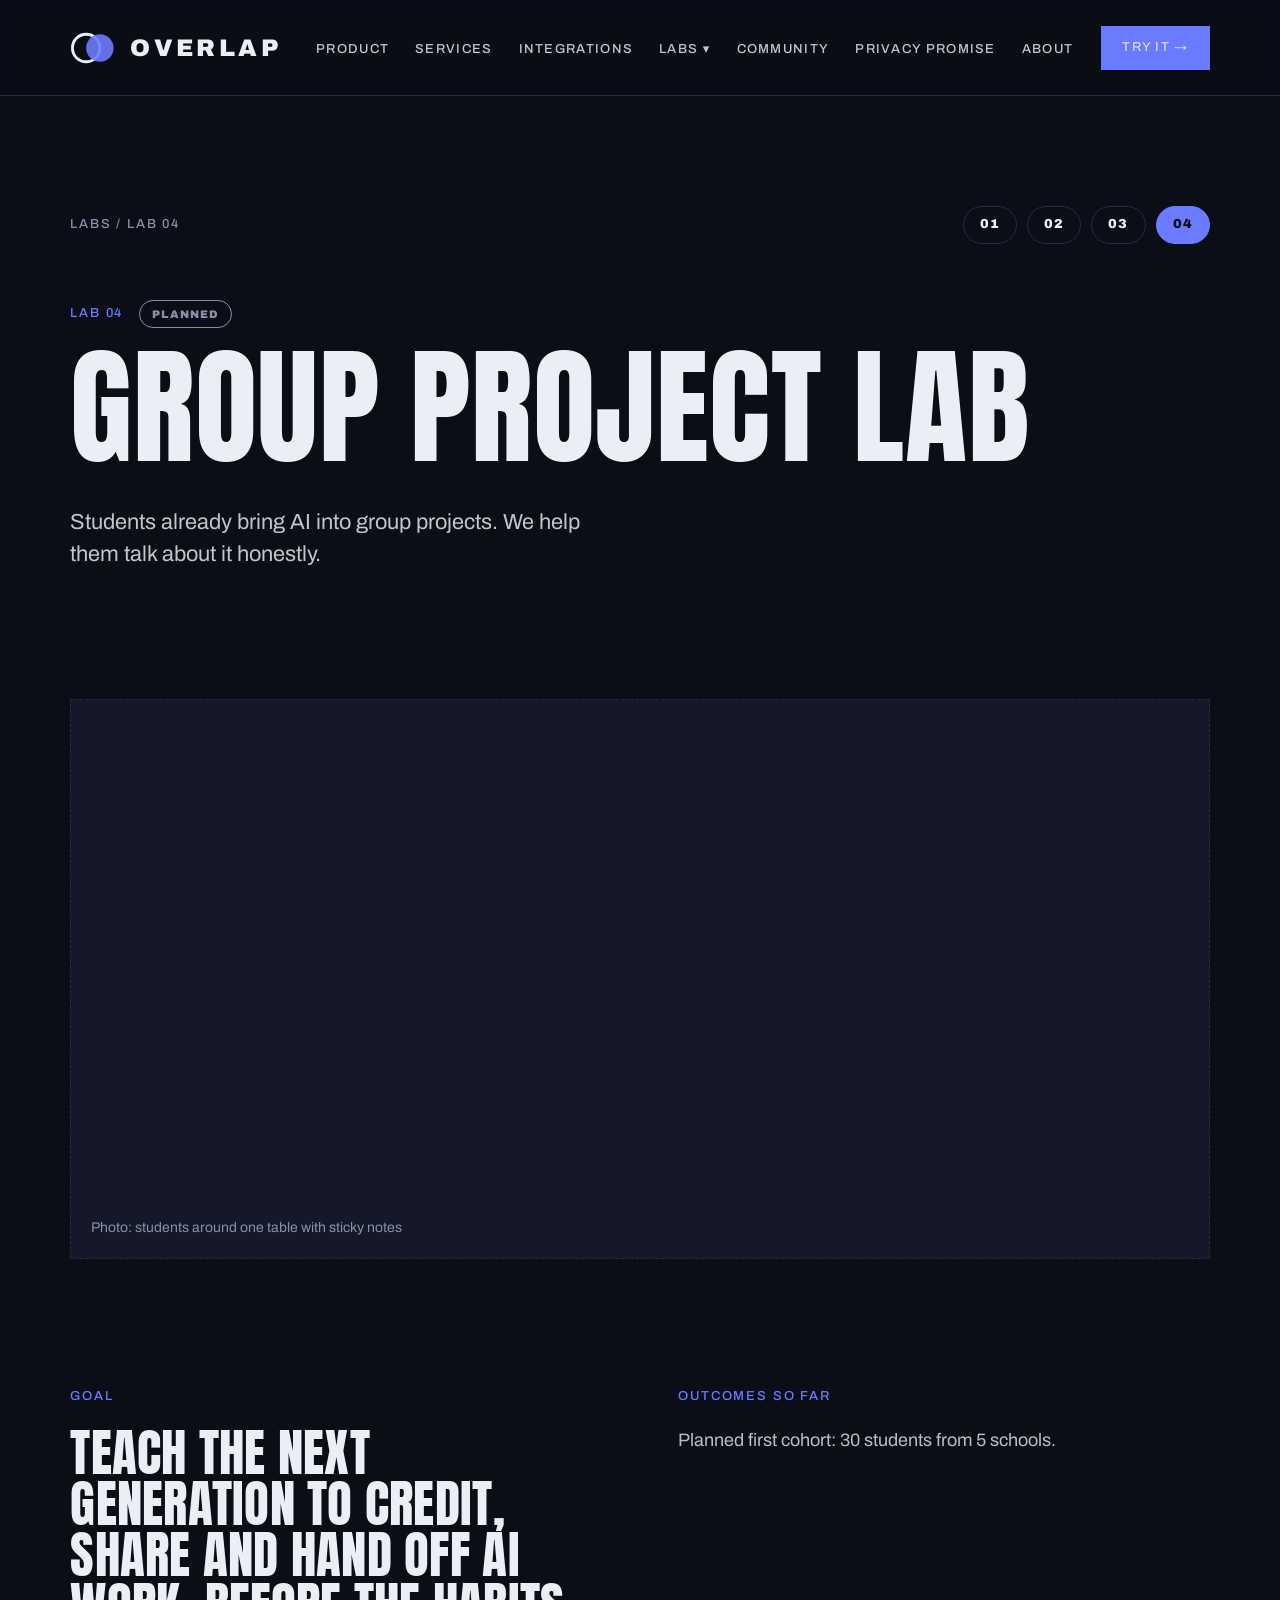
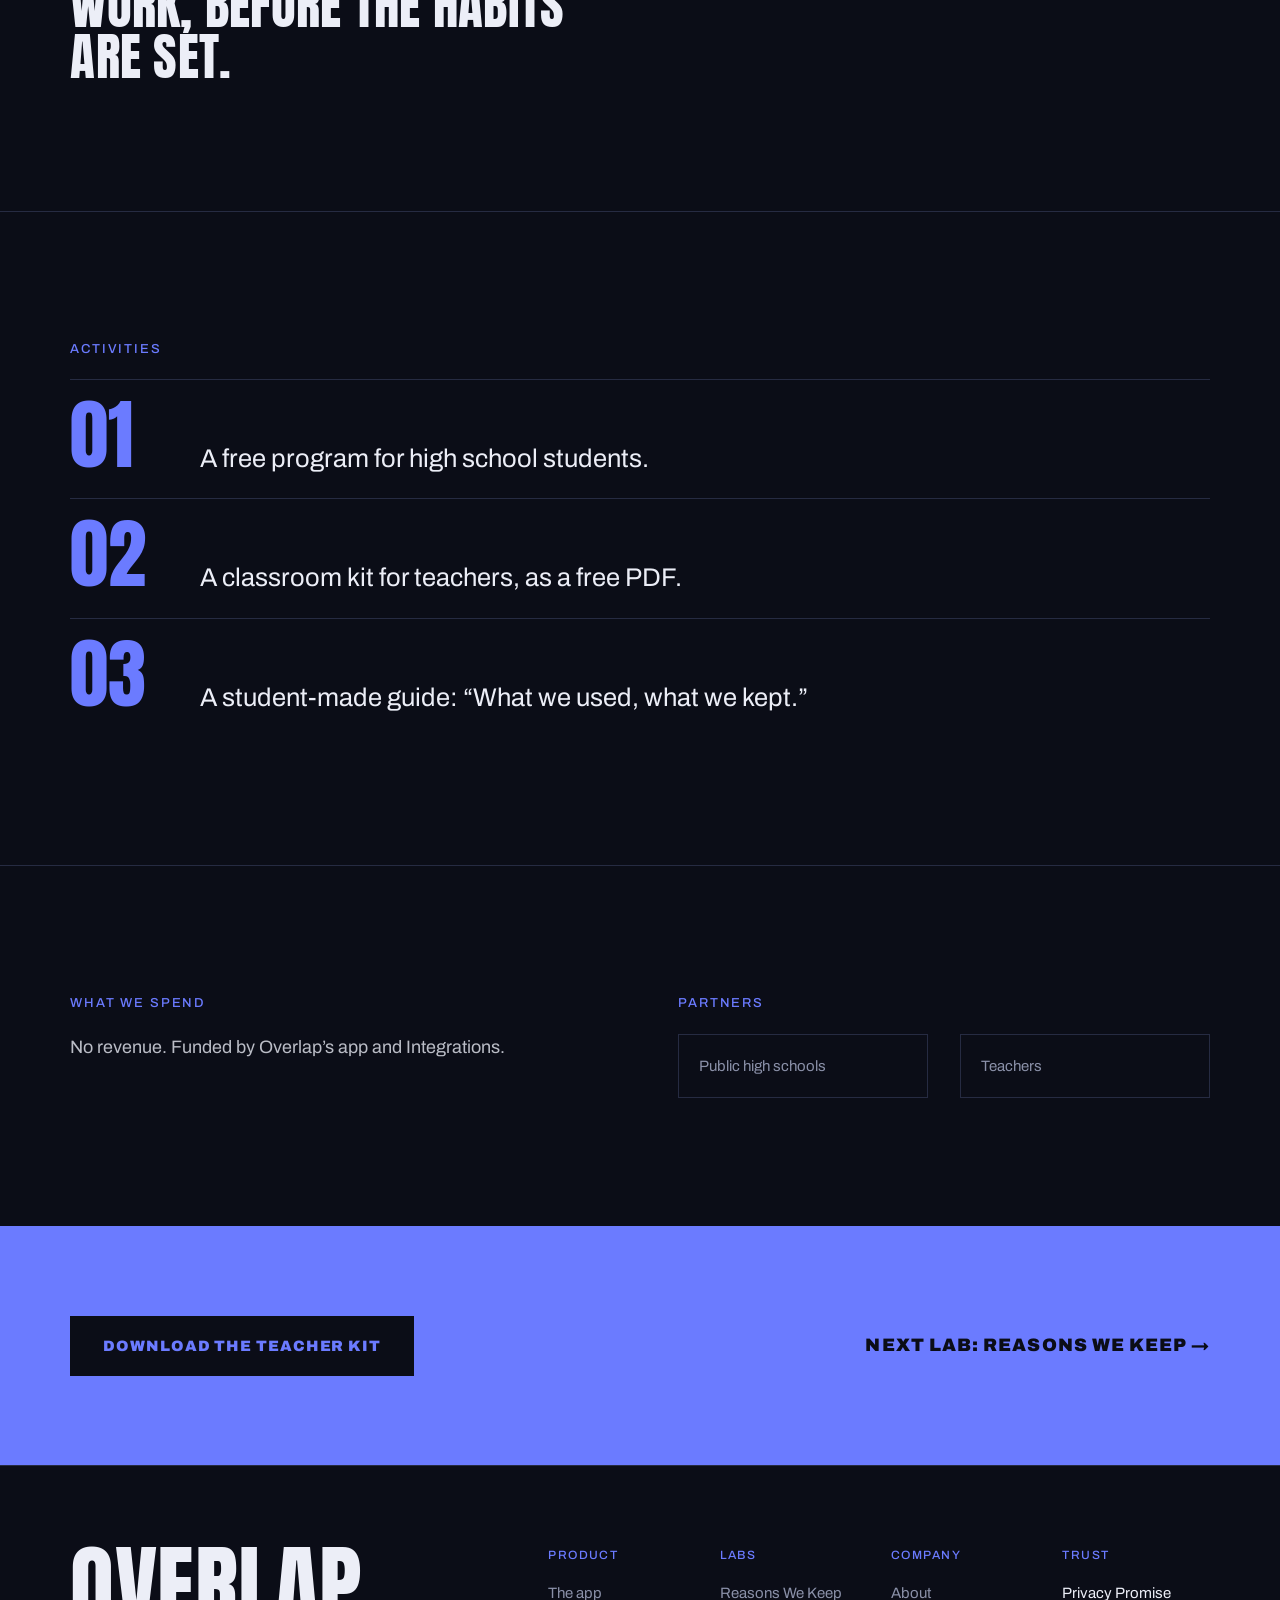
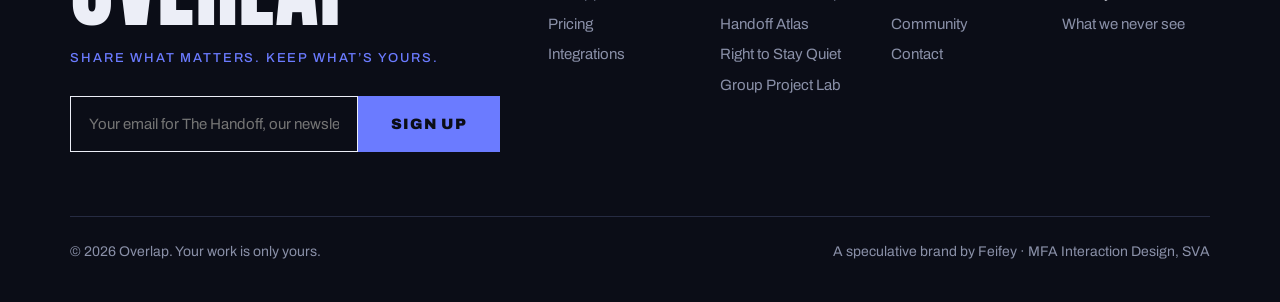
<file: labs/group-project-lab.html>
<!doctype html>
<html lang="en">
<head>
<meta charset="utf-8">
<meta name="viewport" content="width=device-width, initial-scale=1">
<title>Lab 04: Group Project Lab · Overlap</title>
<meta name="description" content="Students already bring AI into group projects. We help them talk about it honestly.">
<link rel="preconnect" href="https://fonts.googleapis.com">
<link rel="preconnect" href="https://fonts.gstatic.com" crossorigin>
<link href="https://fonts.googleapis.com/css2?family=Anton&family=Archivo:wght@400;500;600;900&display=swap" rel="stylesheet">
<link rel="stylesheet" href="../assets/style.css">
<link rel="icon" href="../assets/favicon.svg" type="image/svg+xml">
</head>
<body>
<header class="site-header">
  <div class="wrap">
    <a class="logo" href="../index.html" aria-label="Overlap home"><svg class="mark" viewBox="0 0 40 28" aria-hidden="true"><circle cx="14" cy="14" r="12" fill="none" stroke="var(--fg)" stroke-width="2.5"/><circle cx="26" cy="14" r="12" fill="var(--ac)" fill-opacity=".9"/></svg><span>OVERLAP</span></a>
    <button class="burger" aria-expanded="false" aria-controls="nav">Menu</button>
    <nav class="nav" id="nav">
      <ul><li><a href="../product.html">Product</a></li><li><a href="../services.html">Services</a></li><li><a href="../integrations.html">Integrations</a></li><li class="has-menu"><button class="menu-btn" aria-expanded="false" aria-current="page">Labs</button><ul class="dropdown"><li><a href="../labs/reasons-we-keep.html"><small>Lab 01</small>Reasons We Keep</a></li><li><a href="../labs/handoff-atlas.html"><small>Lab 02</small>Handoff Atlas</a></li><li><a href="../labs/right-to-stay-quiet.html"><small>Lab 03</small>Right to Stay Quiet</a></li><li><a href="../labs/group-project-lab.html"><small>Lab 04</small>Group Project Lab</a></li></ul></li><li><a href="../community.html">Community</a></li><li><a href="../privacy.html">Privacy Promise</a></li><li><a href="../about.html">About</a></li></ul>
      <a class="btn small" href="../integrations.html">Try it →</a>
    </nav>
  </div>
</header>
<main>

<section class="hero"><div class="wrap">
  <div style="display:flex;flex-wrap:wrap;gap:16px;justify-content:space-between;align-items:center">
    <span class="label" style="margin:0"><a href="../index.html#labs">Labs</a> / Lab 04</span>
    <nav class="lab-switch" aria-label="Labs"><a href="reasons-we-keep.html">01</a><a href="handoff-atlas.html">02</a><a href="right-to-stay-quiet.html">03</a><a href="group-project-lab.html" aria-current="page">04</a></nav>
  </div>
  <div style="display:flex;gap:16px;align-items:center;margin-top:56px"><span class="label ac" style="margin:0">Lab 04</span><span class="pill">Planned</span></div>
  <h1 class="display d-l mt-s">Group Project Lab</h1>
  <p class="lead mt-m" style="max-width:46ch">Students already bring AI into group projects. We help them talk about it honestly.</p>
</div></section>
<div class="wrap"><div class="placeholder" style="min-height:min(52vw,560px)">Photo: students around one table with sticky notes</div></div>
<section class="section" style="border-top:0"><div class="wrap split">
  <div><span class="label ac">Goal</span><p class="display d-s">Teach the next generation to credit, share and hand off AI work, before the habits are set.</p></div>
  <div><span class="label ac">Outcomes so far</span><p class="body">Planned first cohort: 30 students from 5 schools.</p></div>
</div></section>
<section class="section"><div class="wrap">
  <span class="label ac">Activities</span>
  <ol class="acts"><li><span>01</span>A free program for high school students.</li><li><span>02</span>A classroom kit for teachers, as a free PDF.</li><li><span>03</span>A student-made guide: “What we used, what we kept.”</li></ol>
</div></section>
<section class="section"><div class="wrap split">
  <div><span class="label ac">What we spend</span><p class="body">No revenue. Funded by Overlap’s app and Integrations.</p></div>
  <div><span class="label ac">Partners</span><div class="grid g2"><div class="card" style="padding:20px"><span class="muted small">Public high schools</span></div><div class="card" style="padding:20px"><span class="muted small">Teachers</span></div></div></div>
</div></section>
<div class="band"><div class="wrap"><a class="btn" href="#">Download the teacher kit</a><a href="reasons-we-keep.html" style="font-weight:900;letter-spacing:.06em;text-transform:uppercase">Next lab: Reasons We Keep →</a></div></div>
</main>
<footer class="site-footer">
  <div class="wrap">
    <div class="foot-top">
      <div>
        <div class="display d-l">Overlap</div>
        <p class="label ac mt-s">Share what matters. Keep what’s yours.</p>
        <form class="signup" onsubmit="event.preventDefault(); this.querySelector('button').textContent='Thanks';">
          <input type="email" placeholder="Your email for The Handoff, our newsletter" aria-label="Email">
          <button class="btn" type="submit">Sign up</button>
        </form>
      </div>
      <div class="foot-cols">
        <div><h4>PRODUCT</h4><a href="../product.html">The app</a><a href="../services.html">Pricing</a><a href="../integrations.html">Integrations</a></div>
        <div><h4>LABS</h4><a href="../labs/reasons-we-keep.html">Reasons We Keep</a><a href="../labs/handoff-atlas.html">Handoff Atlas</a><a href="../labs/right-to-stay-quiet.html">Right to Stay Quiet</a><a href="../labs/group-project-lab.html">Group Project Lab</a></div>
        <div><h4>COMPANY</h4><a href="../about.html">About</a><a href="../community.html">Community</a><a href="../about.html#contact">Contact</a></div>
        <div><h4>TRUST</h4><a href="../privacy.html" style="color:var(--fg)">Privacy Promise</a><a href="../privacy.html#never">What we never see</a></div>
      </div>
    </div>
    <div class="foot-bottom">
      <span>© 2026 Overlap. Your work is only yours.</span>
      <span>A speculative brand by Feifey · MFA Interaction Design, SVA</span>
    </div>
  </div>
</footer>
<script src="../assets/site.js"></script>
</body>
</html>
</file>
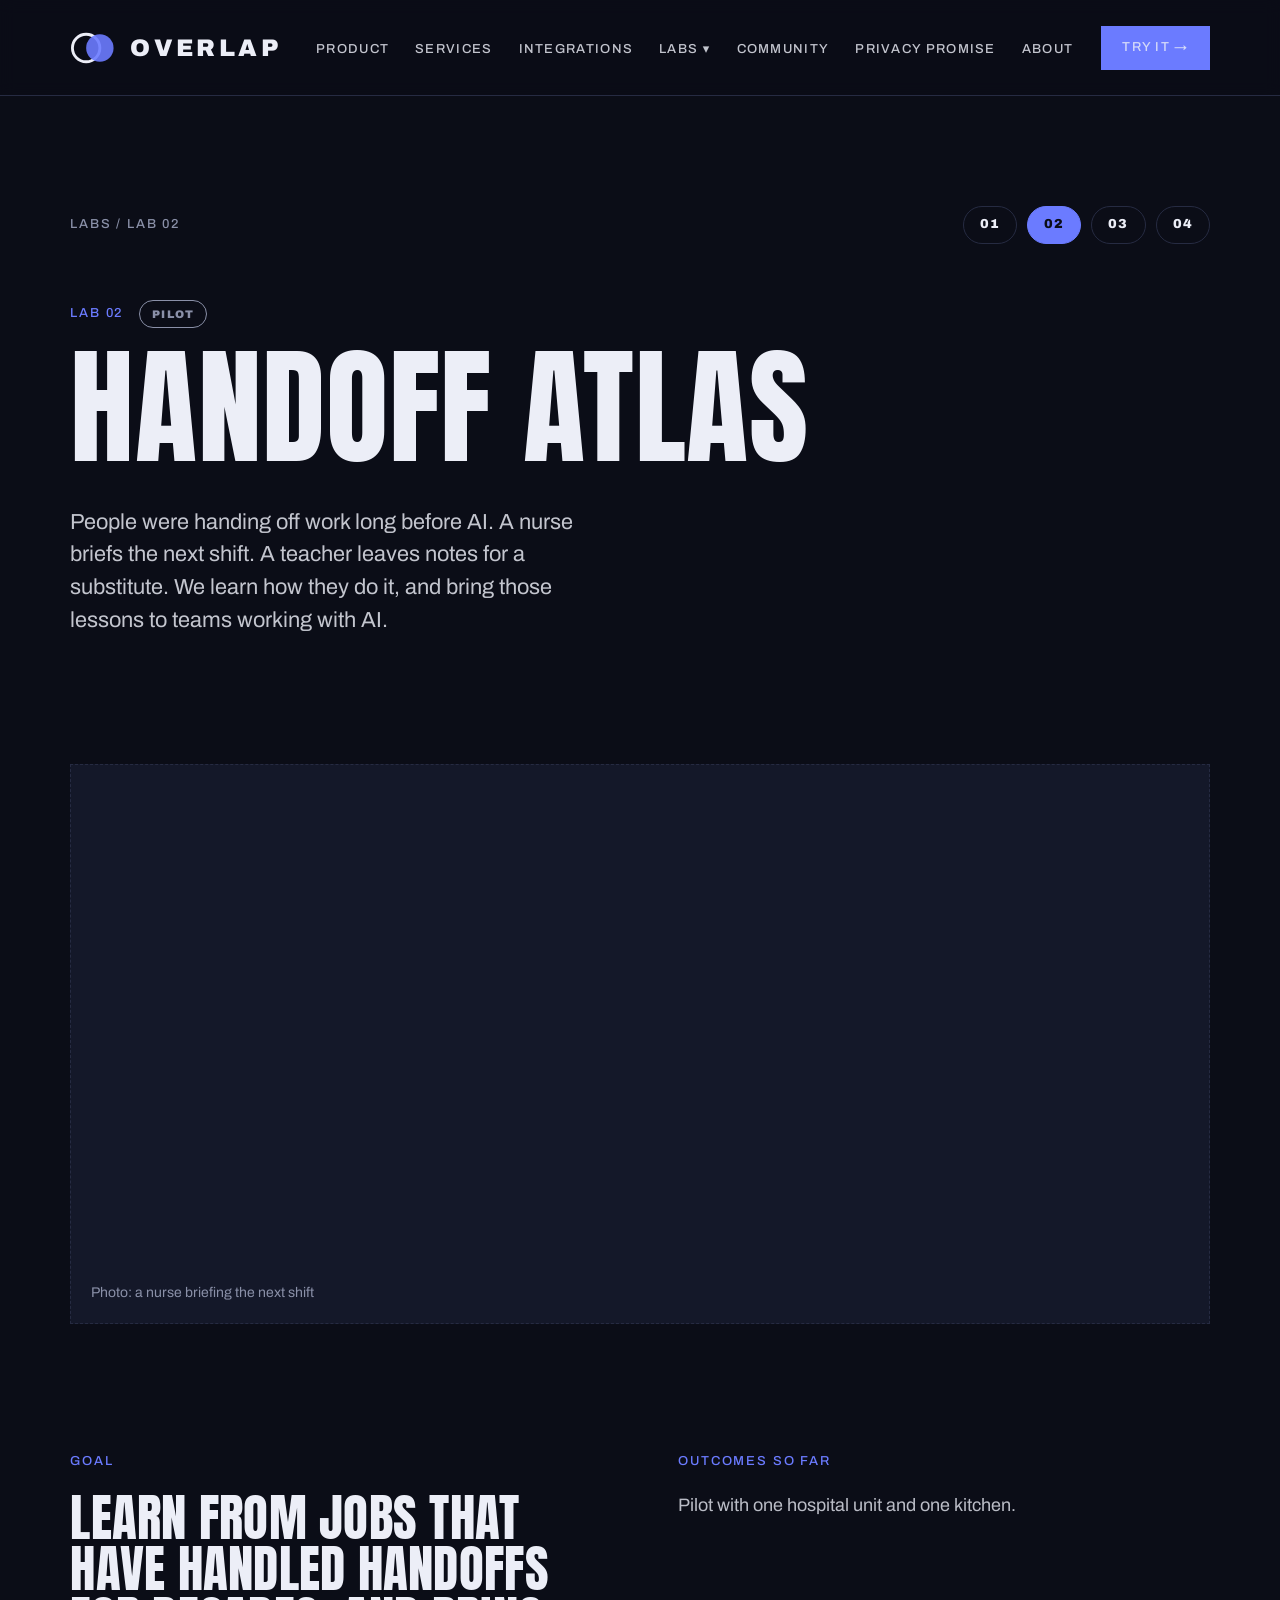
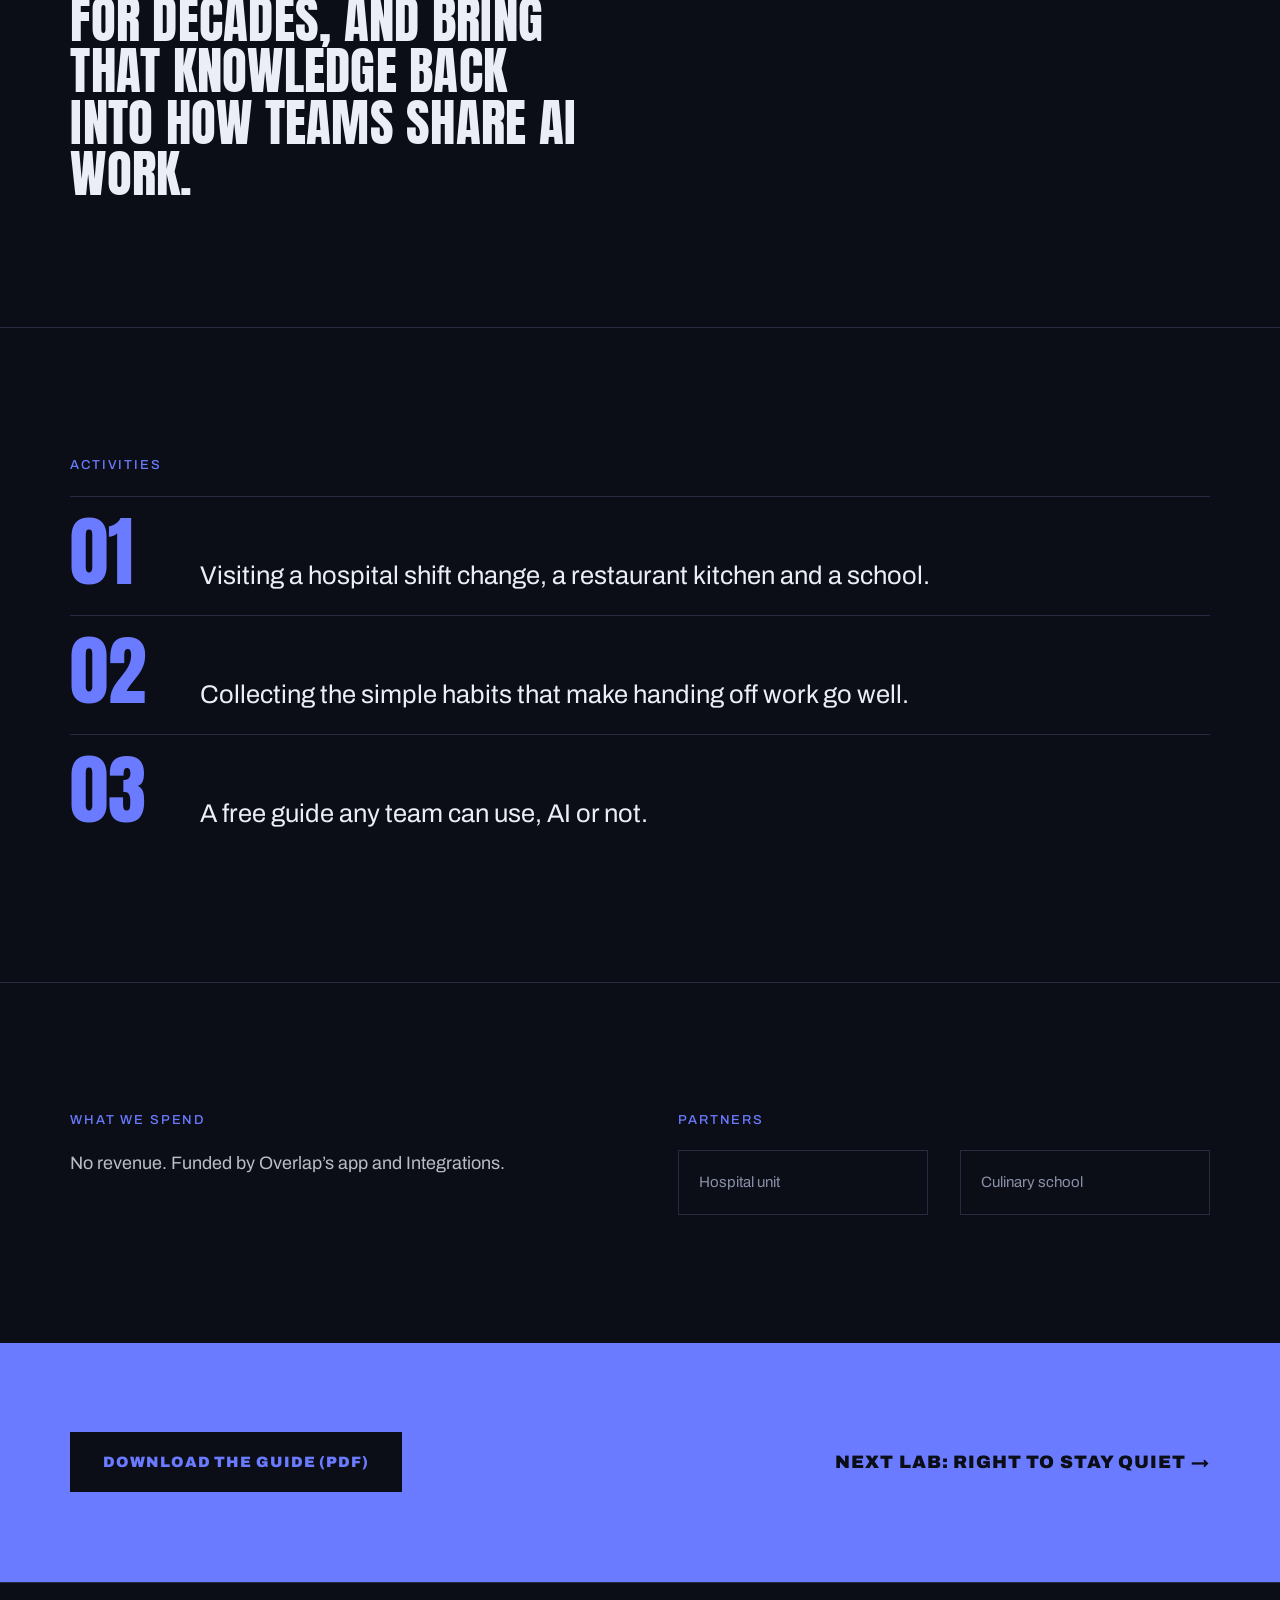
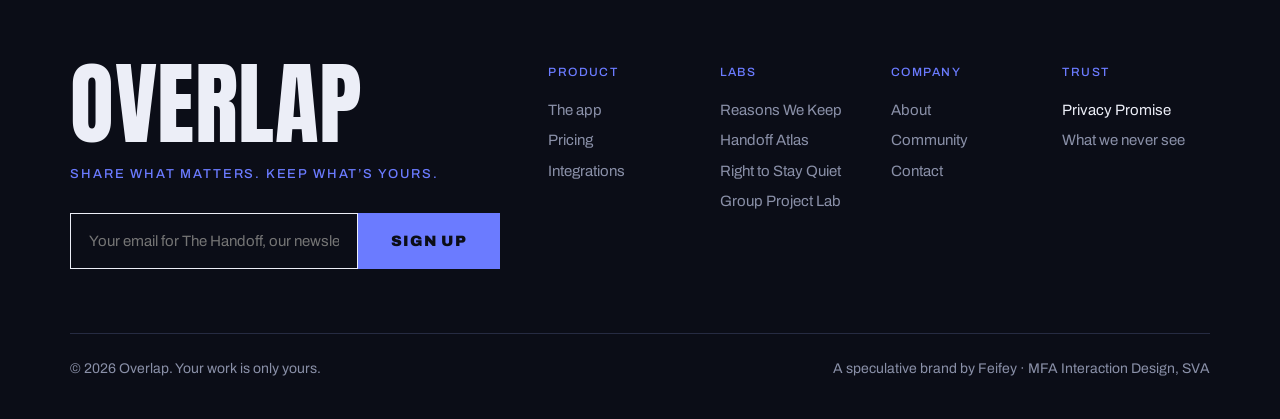
<file: labs/handoff-atlas.html>
<!doctype html>
<html lang="en">
<head>
<meta charset="utf-8">
<meta name="viewport" content="width=device-width, initial-scale=1">
<title>Lab 02: Handoff Atlas · Overlap</title>
<meta name="description" content="People were handing off work long before AI. A nurse briefs the next shift. A teacher leaves notes for a substitute. We learn how they do it, and bring those lessons to teams working with AI.">
<link rel="preconnect" href="https://fonts.googleapis.com">
<link rel="preconnect" href="https://fonts.gstatic.com" crossorigin>
<link href="https://fonts.googleapis.com/css2?family=Anton&family=Archivo:wght@400;500;600;900&display=swap" rel="stylesheet">
<link rel="stylesheet" href="../assets/style.css">
<link rel="icon" href="../assets/favicon.svg" type="image/svg+xml">
</head>
<body>
<header class="site-header">
  <div class="wrap">
    <a class="logo" href="../index.html" aria-label="Overlap home"><svg class="mark" viewBox="0 0 40 28" aria-hidden="true"><circle cx="14" cy="14" r="12" fill="none" stroke="var(--fg)" stroke-width="2.5"/><circle cx="26" cy="14" r="12" fill="var(--ac)" fill-opacity=".9"/></svg><span>OVERLAP</span></a>
    <button class="burger" aria-expanded="false" aria-controls="nav">Menu</button>
    <nav class="nav" id="nav">
      <ul><li><a href="../product.html">Product</a></li><li><a href="../services.html">Services</a></li><li><a href="../integrations.html">Integrations</a></li><li class="has-menu"><button class="menu-btn" aria-expanded="false" aria-current="page">Labs</button><ul class="dropdown"><li><a href="../labs/reasons-we-keep.html"><small>Lab 01</small>Reasons We Keep</a></li><li><a href="../labs/handoff-atlas.html"><small>Lab 02</small>Handoff Atlas</a></li><li><a href="../labs/right-to-stay-quiet.html"><small>Lab 03</small>Right to Stay Quiet</a></li><li><a href="../labs/group-project-lab.html"><small>Lab 04</small>Group Project Lab</a></li></ul></li><li><a href="../community.html">Community</a></li><li><a href="../privacy.html">Privacy Promise</a></li><li><a href="../about.html">About</a></li></ul>
      <a class="btn small" href="../integrations.html">Try it →</a>
    </nav>
  </div>
</header>
<main>

<section class="hero"><div class="wrap">
  <div style="display:flex;flex-wrap:wrap;gap:16px;justify-content:space-between;align-items:center">
    <span class="label" style="margin:0"><a href="../index.html#labs">Labs</a> / Lab 02</span>
    <nav class="lab-switch" aria-label="Labs"><a href="reasons-we-keep.html">01</a><a href="handoff-atlas.html" aria-current="page">02</a><a href="right-to-stay-quiet.html">03</a><a href="group-project-lab.html">04</a></nav>
  </div>
  <div style="display:flex;gap:16px;align-items:center;margin-top:56px"><span class="label ac" style="margin:0">Lab 02</span><span class="pill">Pilot</span></div>
  <h1 class="display d-l mt-s">Handoff Atlas</h1>
  <p class="lead mt-m" style="max-width:46ch">People were handing off work long before AI. A nurse briefs the next shift. A teacher leaves notes for a substitute. We learn how they do it, and bring those lessons to teams working with AI.</p>
</div></section>
<div class="wrap"><div class="placeholder" style="min-height:min(52vw,560px)">Photo: a nurse briefing the next shift</div></div>
<section class="section" style="border-top:0"><div class="wrap split">
  <div><span class="label ac">Goal</span><p class="display d-s">Learn from jobs that have handled handoffs for decades, and bring that knowledge back into how teams share AI work.</p></div>
  <div><span class="label ac">Outcomes so far</span><p class="body">Pilot with one hospital unit and one kitchen.</p></div>
</div></section>
<section class="section"><div class="wrap">
  <span class="label ac">Activities</span>
  <ol class="acts"><li><span>01</span>Visiting a hospital shift change, a restaurant kitchen and a school.</li><li><span>02</span>Collecting the simple habits that make handing off work go well.</li><li><span>03</span>A free guide any team can use, AI or not.</li></ol>
</div></section>
<section class="section"><div class="wrap split">
  <div><span class="label ac">What we spend</span><p class="body">No revenue. Funded by Overlap’s app and Integrations.</p></div>
  <div><span class="label ac">Partners</span><div class="grid g2"><div class="card" style="padding:20px"><span class="muted small">Hospital unit</span></div><div class="card" style="padding:20px"><span class="muted small">Culinary school</span></div></div></div>
</div></section>
<div class="band"><div class="wrap"><a class="btn" href="#">Download the guide (PDF)</a><a href="right-to-stay-quiet.html" style="font-weight:900;letter-spacing:.06em;text-transform:uppercase">Next lab: Right to Stay Quiet →</a></div></div>
</main>
<footer class="site-footer">
  <div class="wrap">
    <div class="foot-top">
      <div>
        <div class="display d-l">Overlap</div>
        <p class="label ac mt-s">Share what matters. Keep what’s yours.</p>
        <form class="signup" onsubmit="event.preventDefault(); this.querySelector('button').textContent='Thanks';">
          <input type="email" placeholder="Your email for The Handoff, our newsletter" aria-label="Email">
          <button class="btn" type="submit">Sign up</button>
        </form>
      </div>
      <div class="foot-cols">
        <div><h4>PRODUCT</h4><a href="../product.html">The app</a><a href="../services.html">Pricing</a><a href="../integrations.html">Integrations</a></div>
        <div><h4>LABS</h4><a href="../labs/reasons-we-keep.html">Reasons We Keep</a><a href="../labs/handoff-atlas.html">Handoff Atlas</a><a href="../labs/right-to-stay-quiet.html">Right to Stay Quiet</a><a href="../labs/group-project-lab.html">Group Project Lab</a></div>
        <div><h4>COMPANY</h4><a href="../about.html">About</a><a href="../community.html">Community</a><a href="../about.html#contact">Contact</a></div>
        <div><h4>TRUST</h4><a href="../privacy.html" style="color:var(--fg)">Privacy Promise</a><a href="../privacy.html#never">What we never see</a></div>
      </div>
    </div>
    <div class="foot-bottom">
      <span>© 2026 Overlap. Your work is only yours.</span>
      <span>A speculative brand by Feifey · MFA Interaction Design, SVA</span>
    </div>
  </div>
</footer>
<script src="../assets/site.js"></script>
</body>
</html>
</file>
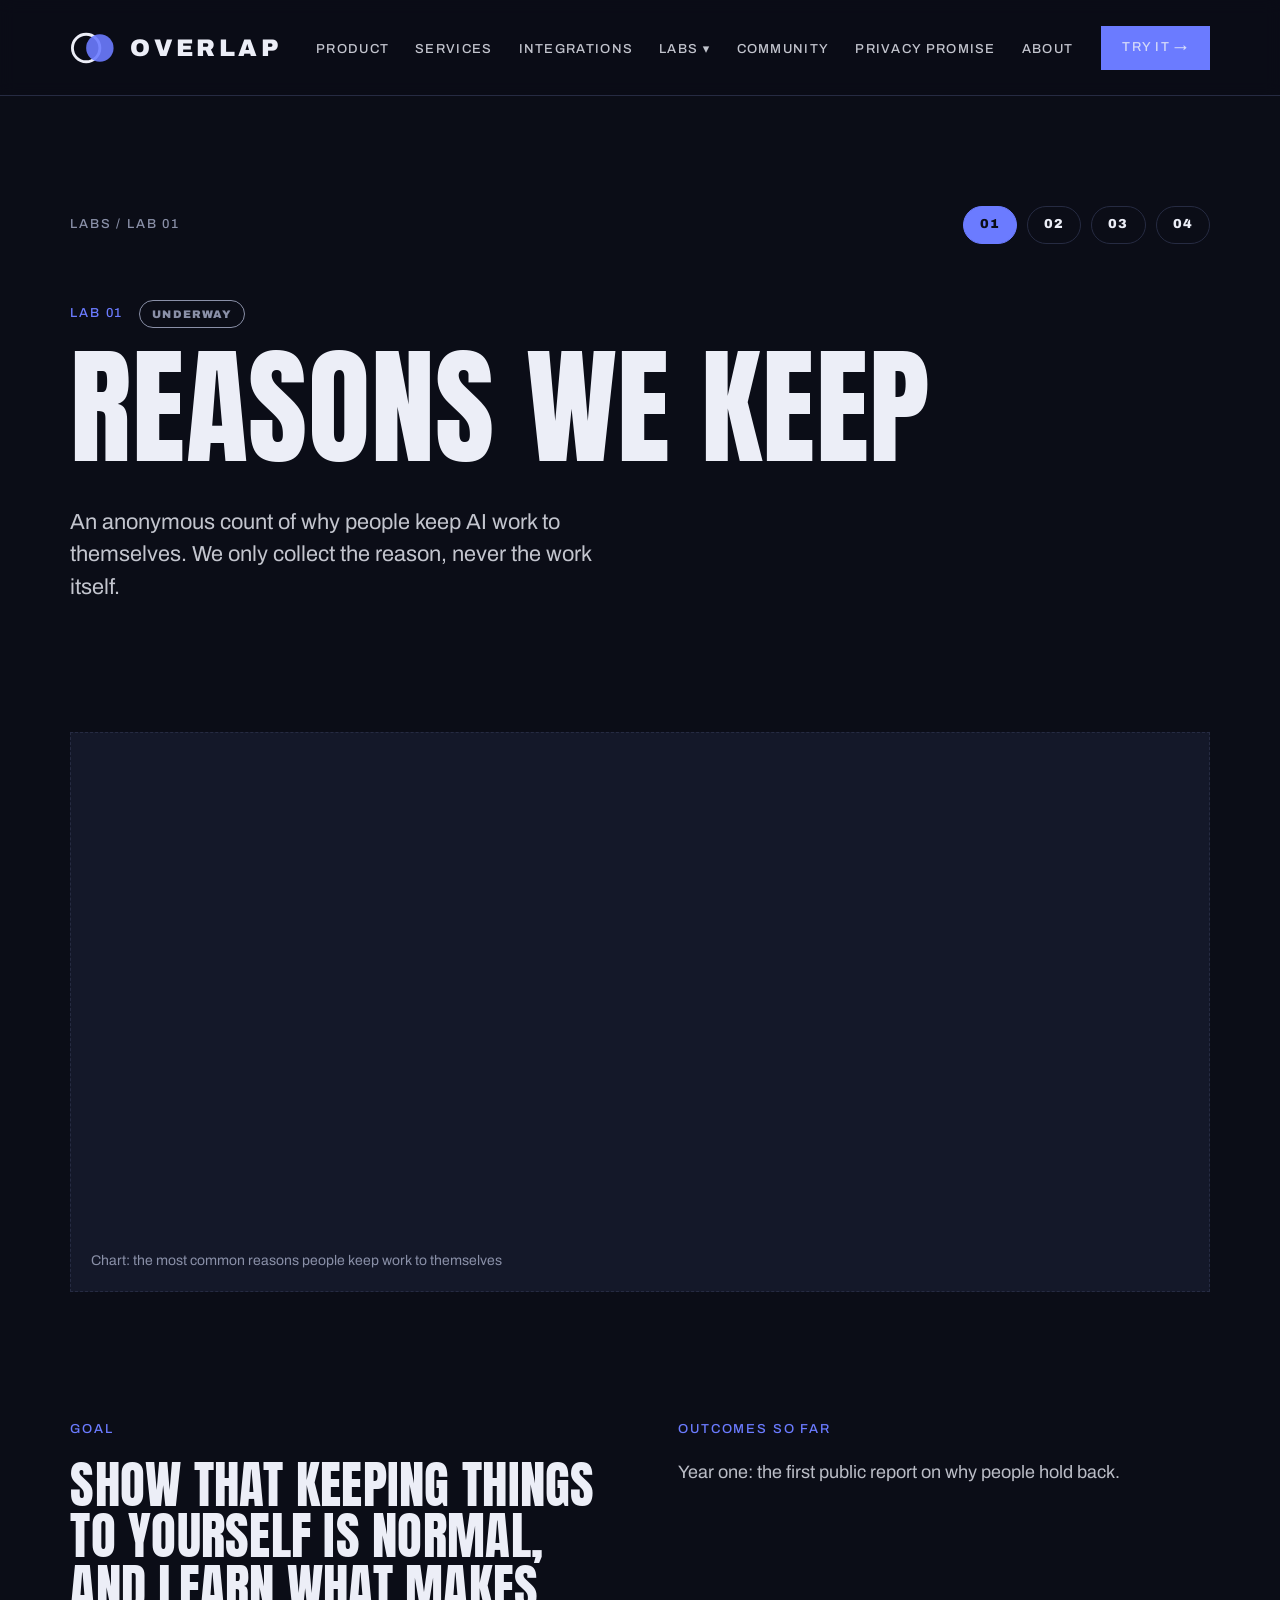
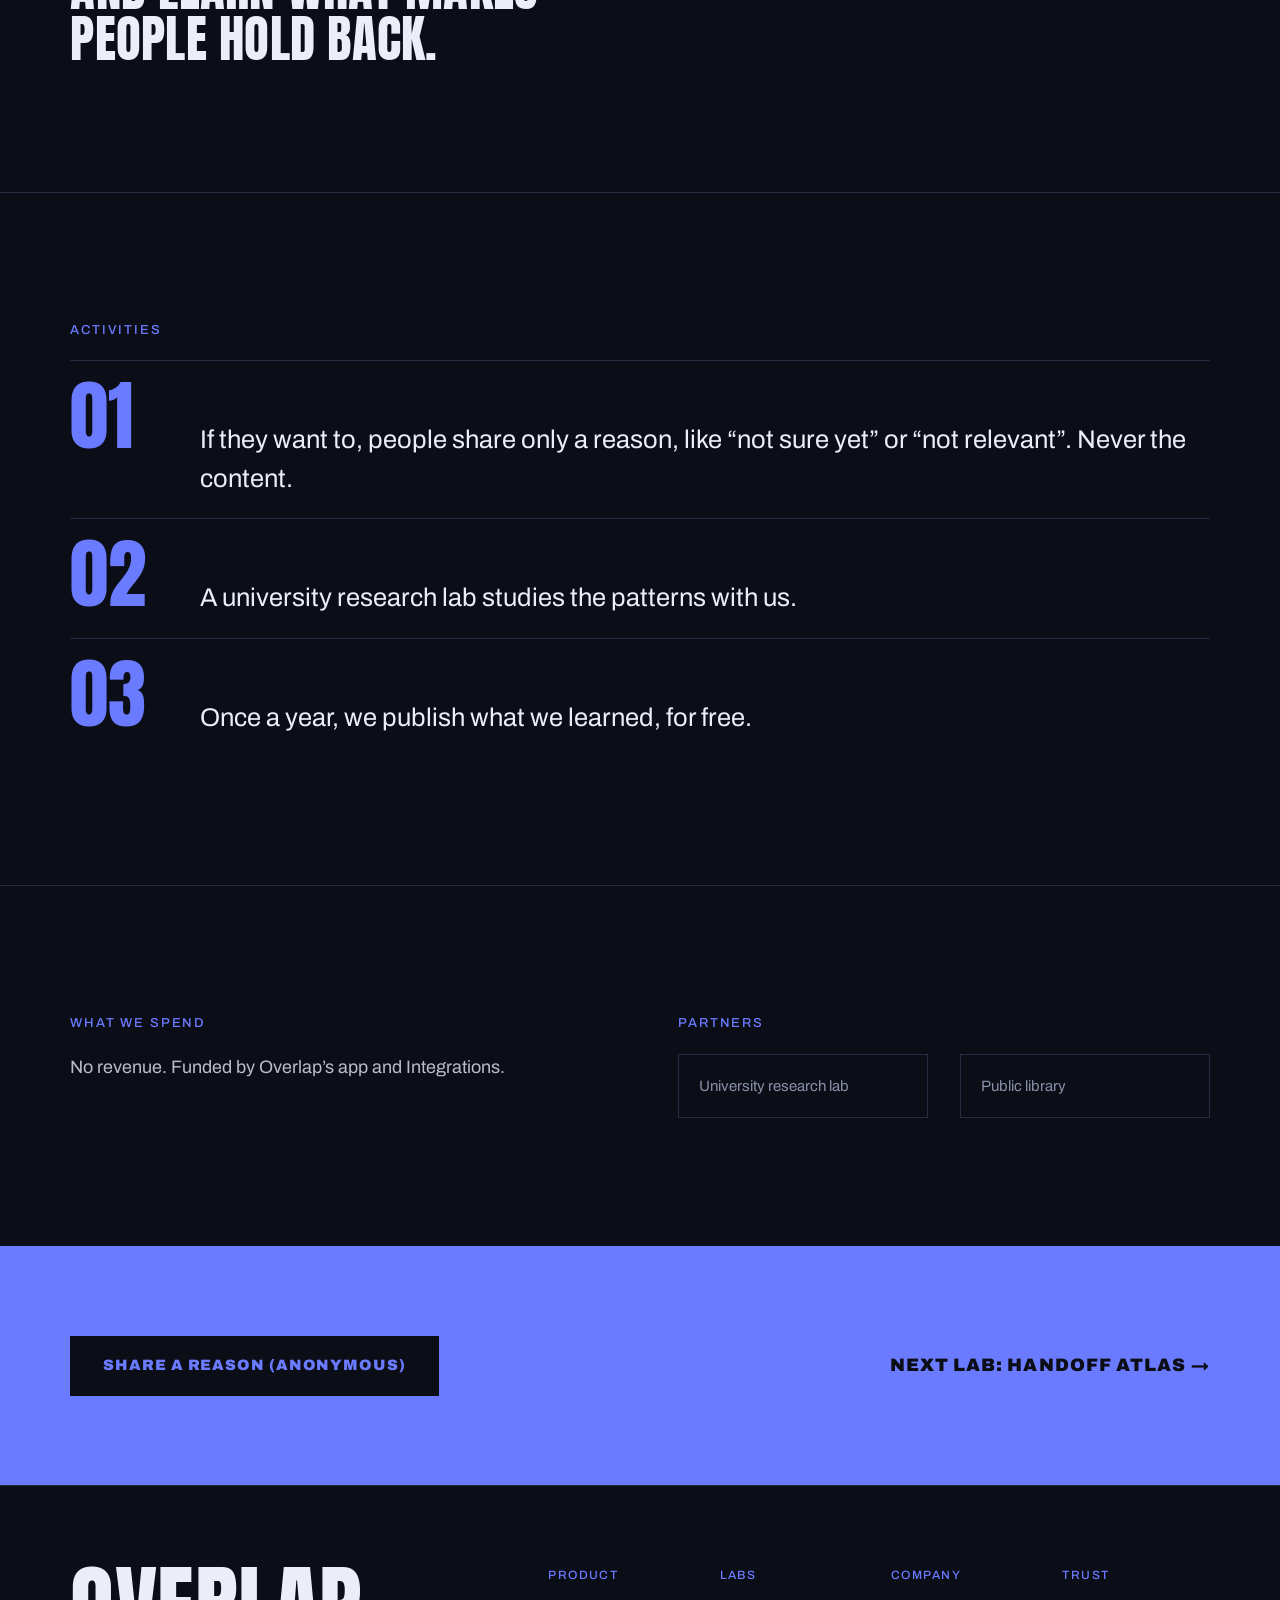
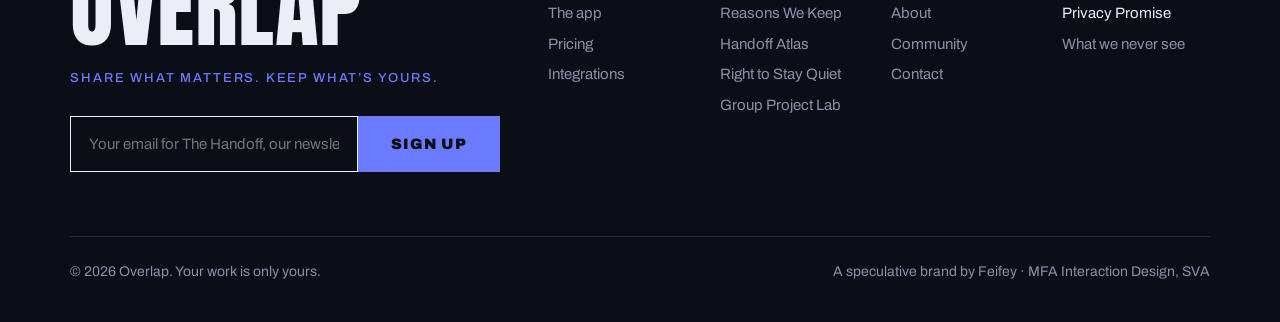
<file: labs/reasons-we-keep.html>
<!doctype html>
<html lang="en">
<head>
<meta charset="utf-8">
<meta name="viewport" content="width=device-width, initial-scale=1">
<title>Lab 01: Reasons We Keep · Overlap</title>
<meta name="description" content="An anonymous count of why people keep AI work to themselves. We only collect the reason, never the work itself.">
<link rel="preconnect" href="https://fonts.googleapis.com">
<link rel="preconnect" href="https://fonts.gstatic.com" crossorigin>
<link href="https://fonts.googleapis.com/css2?family=Anton&family=Archivo:wght@400;500;600;900&display=swap" rel="stylesheet">
<link rel="stylesheet" href="../assets/style.css">
<link rel="icon" href="../assets/favicon.svg" type="image/svg+xml">
</head>
<body>
<header class="site-header">
  <div class="wrap">
    <a class="logo" href="../index.html" aria-label="Overlap home"><svg class="mark" viewBox="0 0 40 28" aria-hidden="true"><circle cx="14" cy="14" r="12" fill="none" stroke="var(--fg)" stroke-width="2.5"/><circle cx="26" cy="14" r="12" fill="var(--ac)" fill-opacity=".9"/></svg><span>OVERLAP</span></a>
    <button class="burger" aria-expanded="false" aria-controls="nav">Menu</button>
    <nav class="nav" id="nav">
      <ul><li><a href="../product.html">Product</a></li><li><a href="../services.html">Services</a></li><li><a href="../integrations.html">Integrations</a></li><li class="has-menu"><button class="menu-btn" aria-expanded="false" aria-current="page">Labs</button><ul class="dropdown"><li><a href="../labs/reasons-we-keep.html"><small>Lab 01</small>Reasons We Keep</a></li><li><a href="../labs/handoff-atlas.html"><small>Lab 02</small>Handoff Atlas</a></li><li><a href="../labs/right-to-stay-quiet.html"><small>Lab 03</small>Right to Stay Quiet</a></li><li><a href="../labs/group-project-lab.html"><small>Lab 04</small>Group Project Lab</a></li></ul></li><li><a href="../community.html">Community</a></li><li><a href="../privacy.html">Privacy Promise</a></li><li><a href="../about.html">About</a></li></ul>
      <a class="btn small" href="../integrations.html">Try it →</a>
    </nav>
  </div>
</header>
<main>

<section class="hero"><div class="wrap">
  <div style="display:flex;flex-wrap:wrap;gap:16px;justify-content:space-between;align-items:center">
    <span class="label" style="margin:0"><a href="../index.html#labs">Labs</a> / Lab 01</span>
    <nav class="lab-switch" aria-label="Labs"><a href="reasons-we-keep.html" aria-current="page">01</a><a href="handoff-atlas.html">02</a><a href="right-to-stay-quiet.html">03</a><a href="group-project-lab.html">04</a></nav>
  </div>
  <div style="display:flex;gap:16px;align-items:center;margin-top:56px"><span class="label ac" style="margin:0">Lab 01</span><span class="pill">Underway</span></div>
  <h1 class="display d-l mt-s">Reasons We Keep</h1>
  <p class="lead mt-m" style="max-width:46ch">An anonymous count of why people keep AI work to themselves. We only collect the reason, never the work itself.</p>
</div></section>
<div class="wrap"><div class="placeholder" style="min-height:min(52vw,560px)">Chart: the most common reasons people keep work to themselves</div></div>
<section class="section" style="border-top:0"><div class="wrap split">
  <div><span class="label ac">Goal</span><p class="display d-s">Show that keeping things to yourself is normal, and learn what makes people hold back.</p></div>
  <div><span class="label ac">Outcomes so far</span><p class="body">Year one: the first public report on why people hold back.</p></div>
</div></section>
<section class="section"><div class="wrap">
  <span class="label ac">Activities</span>
  <ol class="acts"><li><span>01</span>If they want to, people share only a reason, like “not sure yet” or “not relevant”. Never the content.</li><li><span>02</span>A university research lab studies the patterns with us.</li><li><span>03</span>Once a year, we publish what we learned, for free.</li></ol>
</div></section>
<section class="section"><div class="wrap split">
  <div><span class="label ac">What we spend</span><p class="body">No revenue. Funded by Overlap’s app and Integrations.</p></div>
  <div><span class="label ac">Partners</span><div class="grid g2"><div class="card" style="padding:20px"><span class="muted small">University research lab</span></div><div class="card" style="padding:20px"><span class="muted small">Public library</span></div></div></div>
</div></section>
<div class="band"><div class="wrap"><a class="btn" href="#">Share a reason (anonymous)</a><a href="handoff-atlas.html" style="font-weight:900;letter-spacing:.06em;text-transform:uppercase">Next lab: Handoff Atlas →</a></div></div>
</main>
<footer class="site-footer">
  <div class="wrap">
    <div class="foot-top">
      <div>
        <div class="display d-l">Overlap</div>
        <p class="label ac mt-s">Share what matters. Keep what’s yours.</p>
        <form class="signup" onsubmit="event.preventDefault(); this.querySelector('button').textContent='Thanks';">
          <input type="email" placeholder="Your email for The Handoff, our newsletter" aria-label="Email">
          <button class="btn" type="submit">Sign up</button>
        </form>
      </div>
      <div class="foot-cols">
        <div><h4>PRODUCT</h4><a href="../product.html">The app</a><a href="../services.html">Pricing</a><a href="../integrations.html">Integrations</a></div>
        <div><h4>LABS</h4><a href="../labs/reasons-we-keep.html">Reasons We Keep</a><a href="../labs/handoff-atlas.html">Handoff Atlas</a><a href="../labs/right-to-stay-quiet.html">Right to Stay Quiet</a><a href="../labs/group-project-lab.html">Group Project Lab</a></div>
        <div><h4>COMPANY</h4><a href="../about.html">About</a><a href="../community.html">Community</a><a href="../about.html#contact">Contact</a></div>
        <div><h4>TRUST</h4><a href="../privacy.html" style="color:var(--fg)">Privacy Promise</a><a href="../privacy.html#never">What we never see</a></div>
      </div>
    </div>
    <div class="foot-bottom">
      <span>© 2026 Overlap. Your work is only yours.</span>
      <span>A speculative brand by Feifey · MFA Interaction Design, SVA</span>
    </div>
  </div>
</footer>
<script src="../assets/site.js"></script>
</body>
</html>
</file>
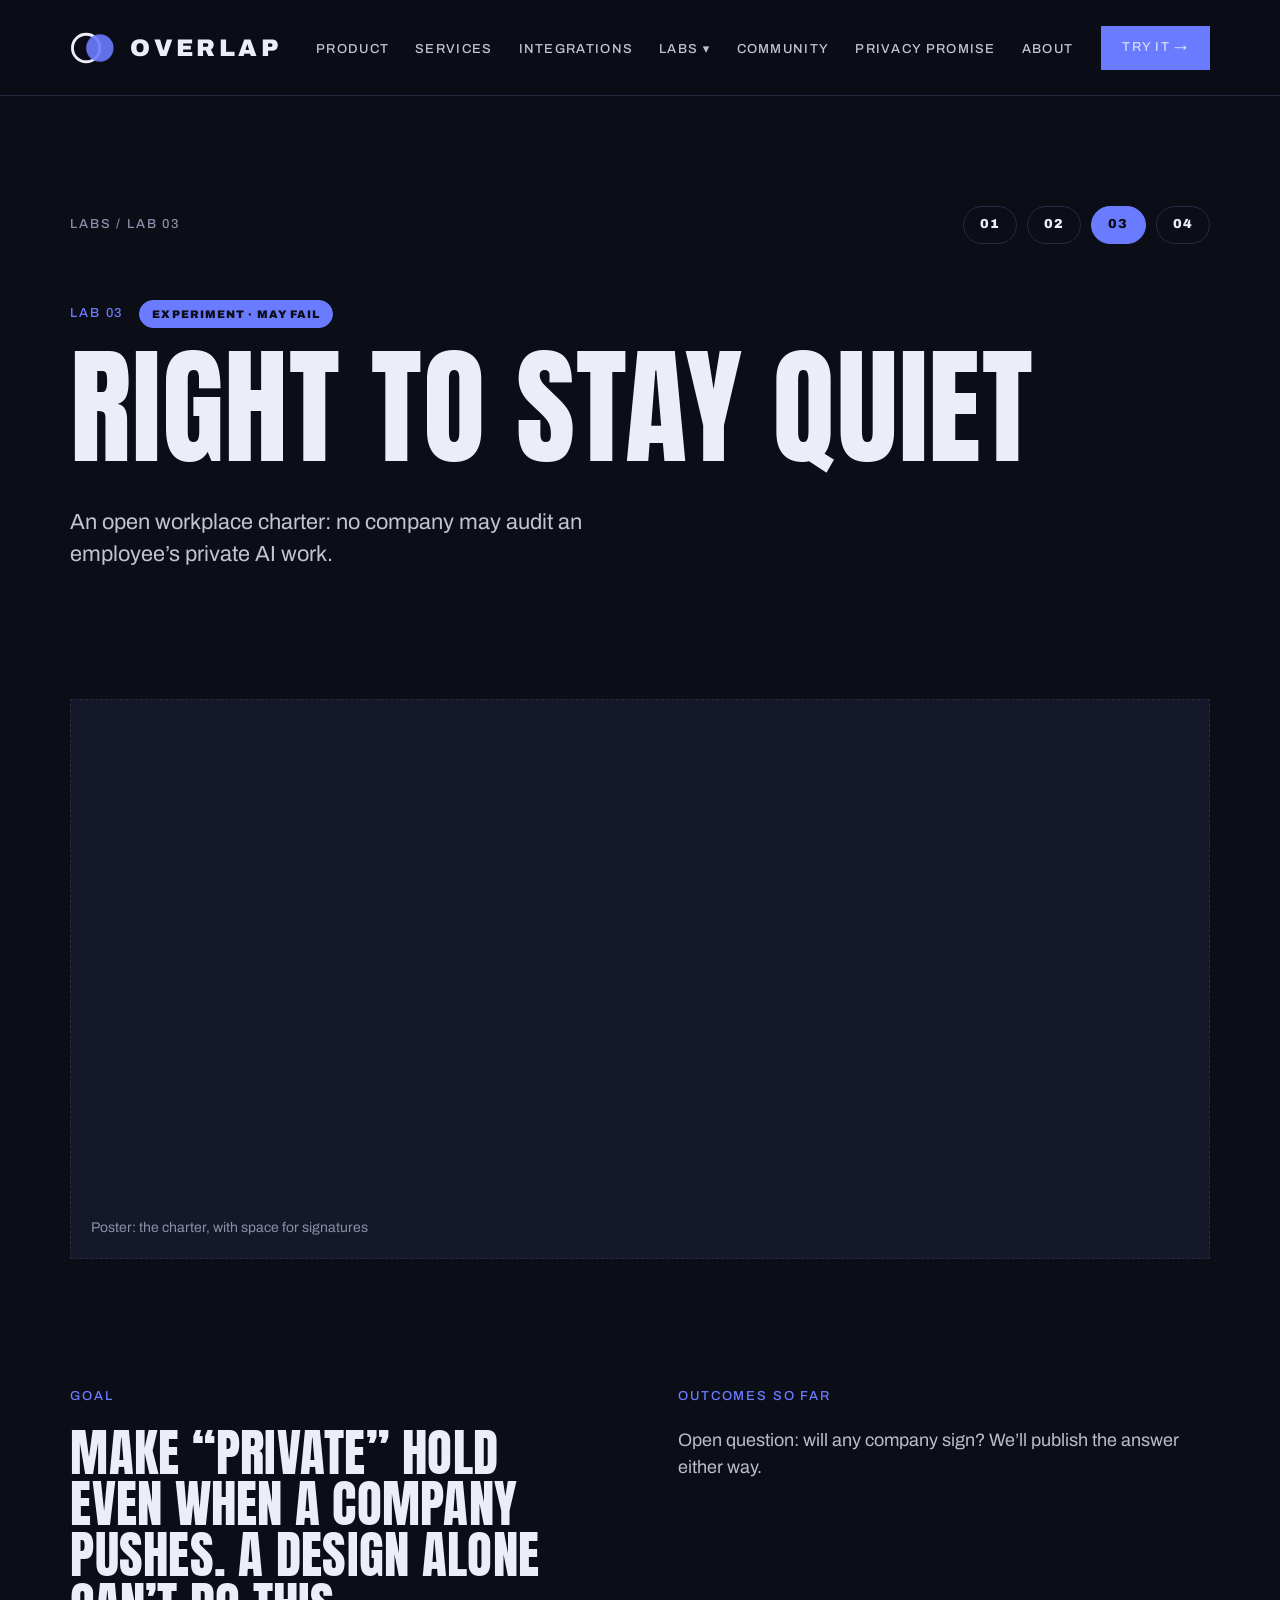
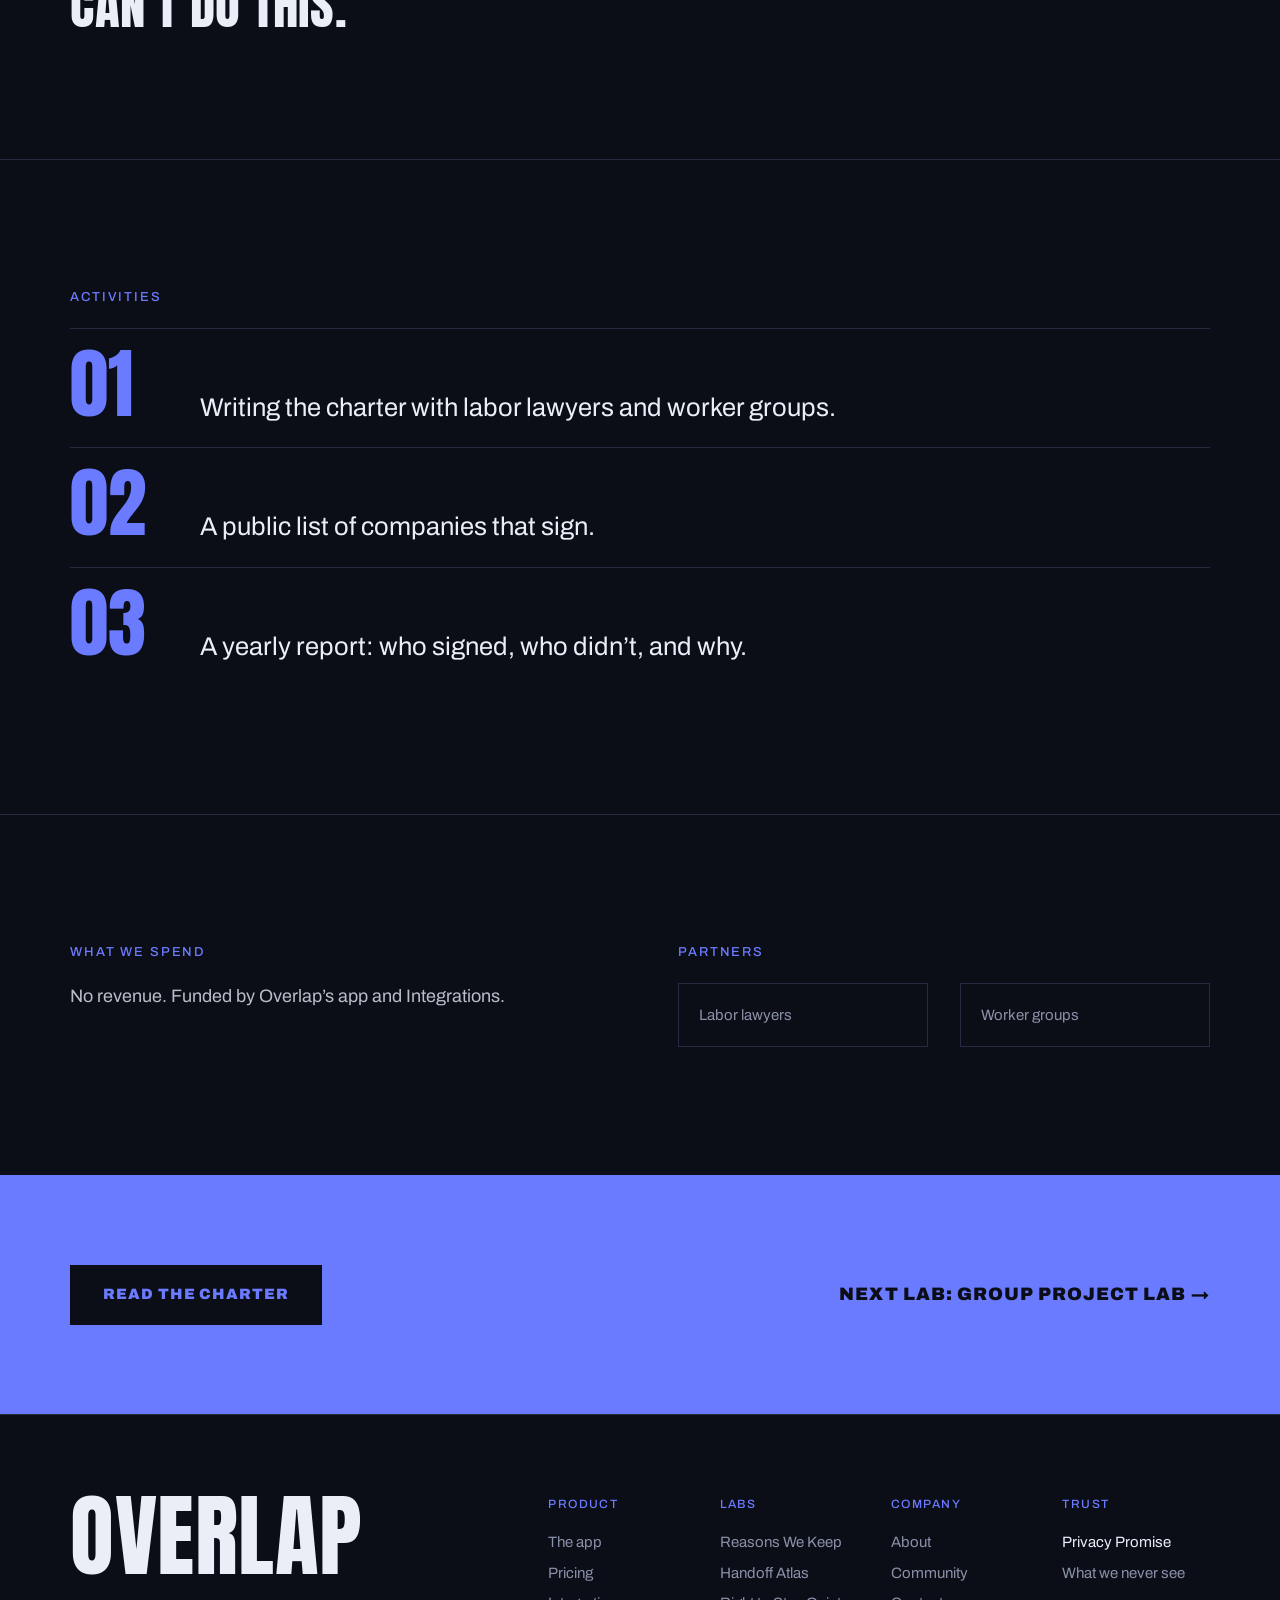
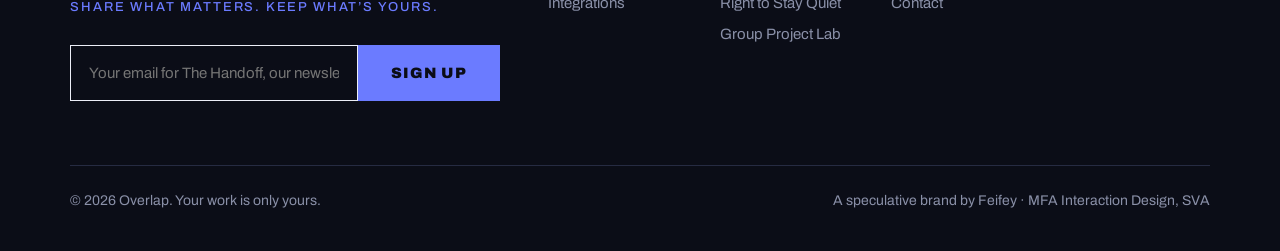
<file: labs/right-to-stay-quiet.html>
<!doctype html>
<html lang="en">
<head>
<meta charset="utf-8">
<meta name="viewport" content="width=device-width, initial-scale=1">
<title>Lab 03: Right to Stay Quiet · Overlap</title>
<meta name="description" content="An open workplace charter: no company may audit an employee’s private AI work.">
<link rel="preconnect" href="https://fonts.googleapis.com">
<link rel="preconnect" href="https://fonts.gstatic.com" crossorigin>
<link href="https://fonts.googleapis.com/css2?family=Anton&family=Archivo:wght@400;500;600;900&display=swap" rel="stylesheet">
<link rel="stylesheet" href="../assets/style.css">
<link rel="icon" href="../assets/favicon.svg" type="image/svg+xml">
</head>
<body>
<header class="site-header">
  <div class="wrap">
    <a class="logo" href="../index.html" aria-label="Overlap home"><svg class="mark" viewBox="0 0 40 28" aria-hidden="true"><circle cx="14" cy="14" r="12" fill="none" stroke="var(--fg)" stroke-width="2.5"/><circle cx="26" cy="14" r="12" fill="var(--ac)" fill-opacity=".9"/></svg><span>OVERLAP</span></a>
    <button class="burger" aria-expanded="false" aria-controls="nav">Menu</button>
    <nav class="nav" id="nav">
      <ul><li><a href="../product.html">Product</a></li><li><a href="../services.html">Services</a></li><li><a href="../integrations.html">Integrations</a></li><li class="has-menu"><button class="menu-btn" aria-expanded="false" aria-current="page">Labs</button><ul class="dropdown"><li><a href="../labs/reasons-we-keep.html"><small>Lab 01</small>Reasons We Keep</a></li><li><a href="../labs/handoff-atlas.html"><small>Lab 02</small>Handoff Atlas</a></li><li><a href="../labs/right-to-stay-quiet.html"><small>Lab 03</small>Right to Stay Quiet</a></li><li><a href="../labs/group-project-lab.html"><small>Lab 04</small>Group Project Lab</a></li></ul></li><li><a href="../community.html">Community</a></li><li><a href="../privacy.html">Privacy Promise</a></li><li><a href="../about.html">About</a></li></ul>
      <a class="btn small" href="../integrations.html">Try it →</a>
    </nav>
  </div>
</header>
<main>

<section class="hero"><div class="wrap">
  <div style="display:flex;flex-wrap:wrap;gap:16px;justify-content:space-between;align-items:center">
    <span class="label" style="margin:0"><a href="../index.html#labs">Labs</a> / Lab 03</span>
    <nav class="lab-switch" aria-label="Labs"><a href="reasons-we-keep.html">01</a><a href="handoff-atlas.html">02</a><a href="right-to-stay-quiet.html" aria-current="page">03</a><a href="group-project-lab.html">04</a></nav>
  </div>
  <div style="display:flex;gap:16px;align-items:center;margin-top:56px"><span class="label ac" style="margin:0">Lab 03</span><span class="pill ac">Experiment · may fail</span></div>
  <h1 class="display d-l mt-s">Right to Stay Quiet</h1>
  <p class="lead mt-m" style="max-width:46ch">An open workplace charter: no company may audit an employee’s private AI work.</p>
</div></section>
<div class="wrap"><div class="placeholder" style="min-height:min(52vw,560px)">Poster: the charter, with space for signatures</div></div>
<section class="section" style="border-top:0"><div class="wrap split">
  <div><span class="label ac">Goal</span><p class="display d-s">Make “private” hold even when a company pushes. A design alone can’t do this.</p></div>
  <div><span class="label ac">Outcomes so far</span><p class="body">Open question: will any company sign? We’ll publish the answer either way.</p></div>
</div></section>
<section class="section"><div class="wrap">
  <span class="label ac">Activities</span>
  <ol class="acts"><li><span>01</span>Writing the charter with labor lawyers and worker groups.</li><li><span>02</span>A public list of companies that sign.</li><li><span>03</span>A yearly report: who signed, who didn’t, and why.</li></ol>
</div></section>
<section class="section"><div class="wrap split">
  <div><span class="label ac">What we spend</span><p class="body">No revenue. Funded by Overlap’s app and Integrations.</p></div>
  <div><span class="label ac">Partners</span><div class="grid g2"><div class="card" style="padding:20px"><span class="muted small">Labor lawyers</span></div><div class="card" style="padding:20px"><span class="muted small">Worker groups</span></div></div></div>
</div></section>
<div class="band"><div class="wrap"><a class="btn" href="#">Read the charter</a><a href="group-project-lab.html" style="font-weight:900;letter-spacing:.06em;text-transform:uppercase">Next lab: Group Project Lab →</a></div></div>
</main>
<footer class="site-footer">
  <div class="wrap">
    <div class="foot-top">
      <div>
        <div class="display d-l">Overlap</div>
        <p class="label ac mt-s">Share what matters. Keep what’s yours.</p>
        <form class="signup" onsubmit="event.preventDefault(); this.querySelector('button').textContent='Thanks';">
          <input type="email" placeholder="Your email for The Handoff, our newsletter" aria-label="Email">
          <button class="btn" type="submit">Sign up</button>
        </form>
      </div>
      <div class="foot-cols">
        <div><h4>PRODUCT</h4><a href="../product.html">The app</a><a href="../services.html">Pricing</a><a href="../integrations.html">Integrations</a></div>
        <div><h4>LABS</h4><a href="../labs/reasons-we-keep.html">Reasons We Keep</a><a href="../labs/handoff-atlas.html">Handoff Atlas</a><a href="../labs/right-to-stay-quiet.html">Right to Stay Quiet</a><a href="../labs/group-project-lab.html">Group Project Lab</a></div>
        <div><h4>COMPANY</h4><a href="../about.html">About</a><a href="../community.html">Community</a><a href="../about.html#contact">Contact</a></div>
        <div><h4>TRUST</h4><a href="../privacy.html" style="color:var(--fg)">Privacy Promise</a><a href="../privacy.html#never">What we never see</a></div>
      </div>
    </div>
    <div class="foot-bottom">
      <span>© 2026 Overlap. Your work is only yours.</span>
      <span>A speculative brand by Feifey · MFA Interaction Design, SVA</span>
    </div>
  </div>
</footer>
<script src="../assets/site.js"></script>
</body>
</html>
</file>
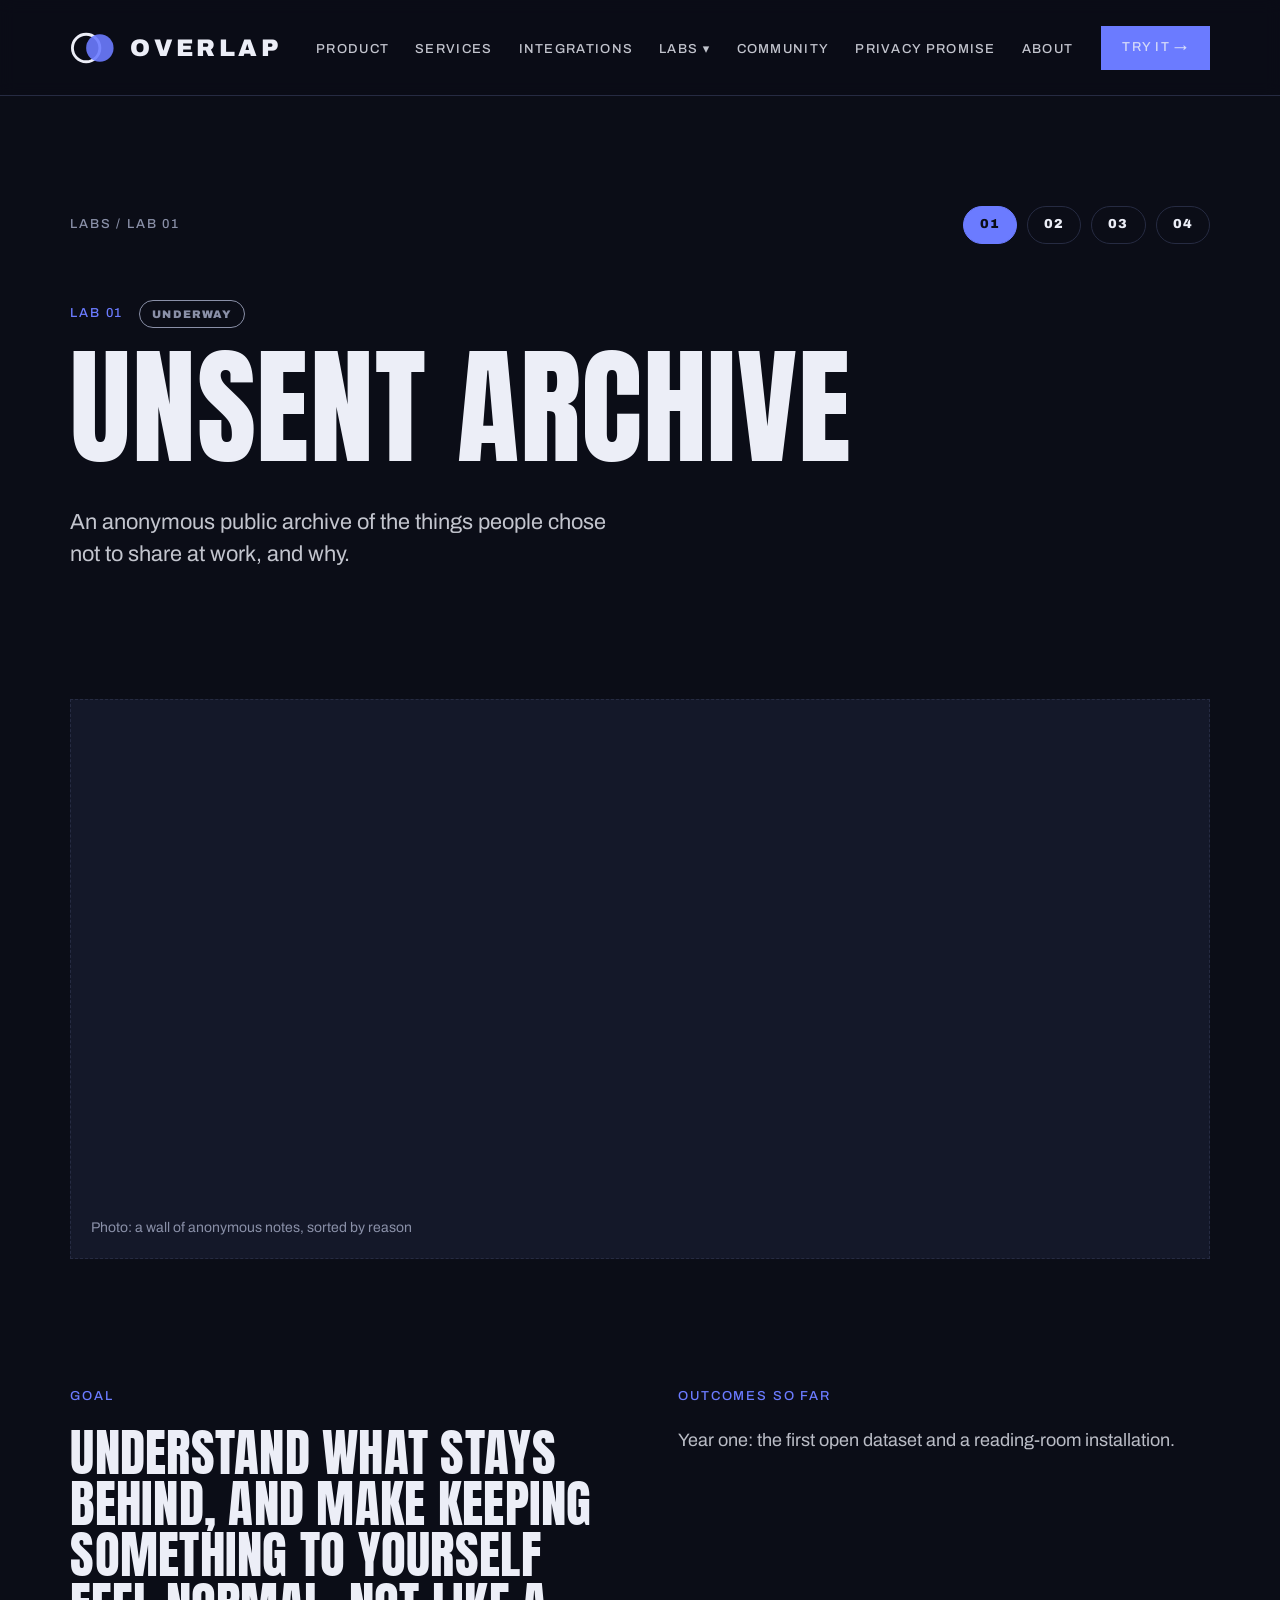
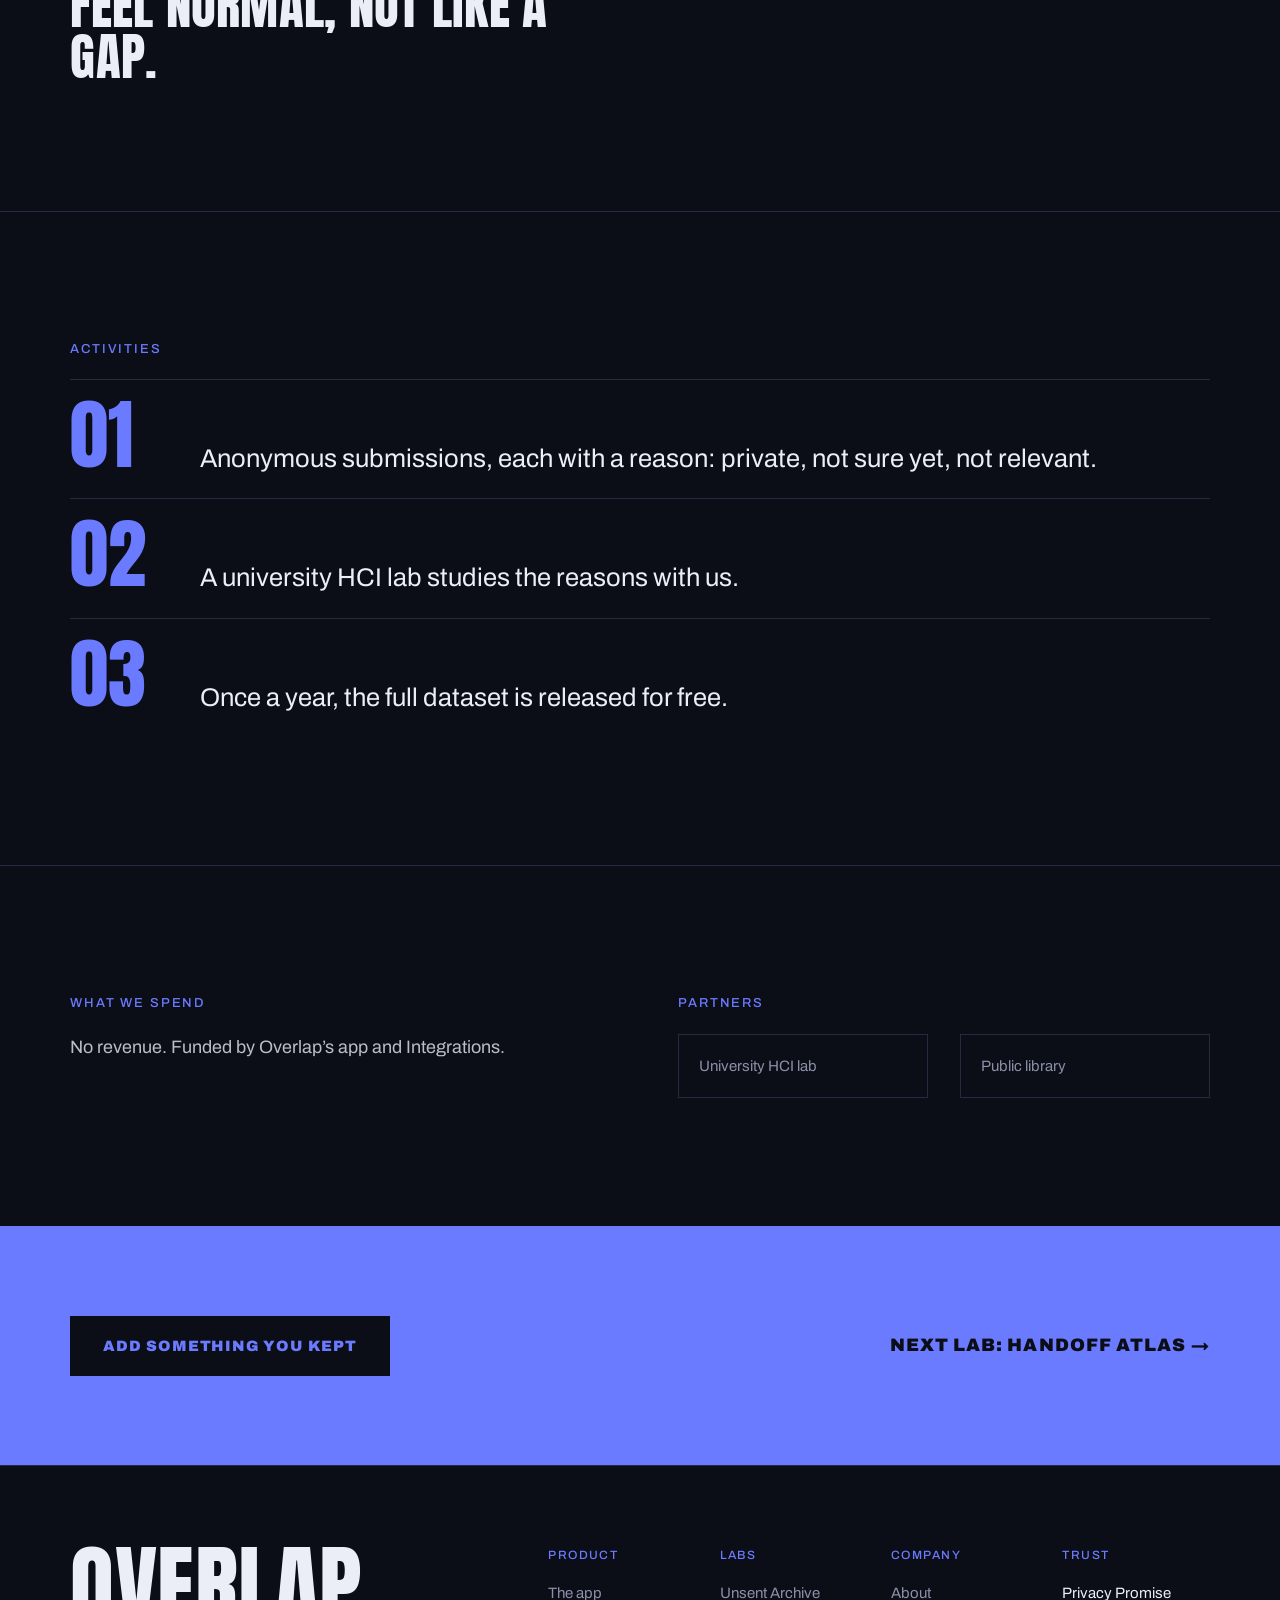
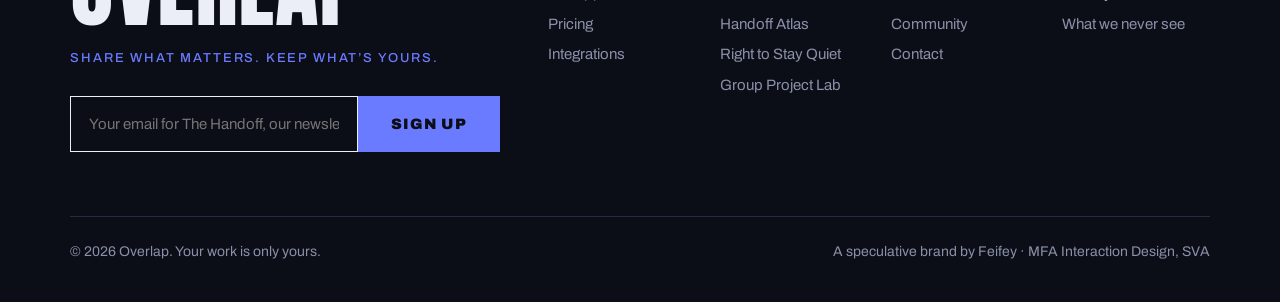
<file: labs/unsent-archive.html>
<!doctype html>
<html lang="en">
<head>
<meta charset="utf-8">
<meta name="viewport" content="width=device-width, initial-scale=1">
<title>Lab 01: Unsent Archive · Overlap</title>
<meta name="description" content="An anonymous public archive of the things people chose not to share at work, and why.">
<link rel="preconnect" href="https://fonts.googleapis.com">
<link rel="preconnect" href="https://fonts.gstatic.com" crossorigin>
<link href="https://fonts.googleapis.com/css2?family=Anton&family=Archivo:wght@400;500;600;900&display=swap" rel="stylesheet">
<link rel="stylesheet" href="../assets/style.css">
<link rel="icon" href="../assets/favicon.svg" type="image/svg+xml">
</head>
<body>
<header class="site-header">
  <div class="wrap">
    <a class="logo" href="../index.html" aria-label="Overlap home"><svg class="mark" viewBox="0 0 40 28" aria-hidden="true"><circle cx="14" cy="14" r="12" fill="none" stroke="var(--fg)" stroke-width="2.5"/><circle cx="26" cy="14" r="12" fill="var(--ac)" fill-opacity=".9"/></svg><span>OVERLAP</span></a>
    <button class="burger" aria-expanded="false" aria-controls="nav">Menu</button>
    <nav class="nav" id="nav">
      <ul><li><a href="../product.html">Product</a></li><li><a href="../services.html">Services</a></li><li><a href="../integrations.html">Integrations</a></li><li class="has-menu"><button class="menu-btn" aria-expanded="false" aria-current="page">Labs</button><ul class="dropdown"><li><a href="../labs/unsent-archive.html"><small>Lab 01</small>Unsent Archive</a></li><li><a href="../labs/handoff-atlas.html"><small>Lab 02</small>Handoff Atlas</a></li><li><a href="../labs/right-to-stay-quiet.html"><small>Lab 03</small>Right to Stay Quiet</a></li><li><a href="../labs/group-project-lab.html"><small>Lab 04</small>Group Project Lab</a></li></ul></li><li><a href="../community.html">Community</a></li><li><a href="../privacy.html">Privacy Promise</a></li><li><a href="../about.html">About</a></li></ul>
      <a class="btn small" href="../integrations.html">Try it →</a>
    </nav>
  </div>
</header>
<main>

<section class="hero"><div class="wrap">
  <div style="display:flex;flex-wrap:wrap;gap:16px;justify-content:space-between;align-items:center">
    <span class="label" style="margin:0"><a href="../index.html#labs">Labs</a> / Lab 01</span>
    <nav class="lab-switch" aria-label="Labs"><a href="unsent-archive.html" aria-current="page">01</a><a href="handoff-atlas.html">02</a><a href="right-to-stay-quiet.html">03</a><a href="group-project-lab.html">04</a></nav>
  </div>
  <div style="display:flex;gap:16px;align-items:center;margin-top:56px"><span class="label ac" style="margin:0">Lab 01</span><span class="pill">Underway</span></div>
  <h1 class="display d-l mt-s">Unsent Archive</h1>
  <p class="lead mt-m" style="max-width:46ch">An anonymous public archive of the things people chose not to share at work, and why.</p>
</div></section>
<div class="wrap"><div class="placeholder" style="min-height:min(52vw,560px)">Photo: a wall of anonymous notes, sorted by reason</div></div>
<section class="section" style="border-top:0"><div class="wrap split">
  <div><span class="label ac">Goal</span><p class="display d-s">Understand what stays behind, and make keeping something to yourself feel normal, not like a gap.</p></div>
  <div><span class="label ac">Outcomes so far</span><p class="body">Year one: the first open dataset and a reading-room installation.</p></div>
</div></section>
<section class="section"><div class="wrap">
  <span class="label ac">Activities</span>
  <ol class="acts"><li><span>01</span>Anonymous submissions, each with a reason: private, not sure yet, not relevant.</li><li><span>02</span>A university HCI lab studies the reasons with us.</li><li><span>03</span>Once a year, the full dataset is released for free.</li></ol>
</div></section>
<section class="section"><div class="wrap split">
  <div><span class="label ac">What we spend</span><p class="body">No revenue. Funded by Overlap’s app and Integrations.</p></div>
  <div><span class="label ac">Partners</span><div class="grid g2"><div class="card" style="padding:20px"><span class="muted small">University HCI lab</span></div><div class="card" style="padding:20px"><span class="muted small">Public library</span></div></div></div>
</div></section>
<div class="band"><div class="wrap"><a class="btn" href="#">Add something you kept</a><a href="handoff-atlas.html" style="font-weight:900;letter-spacing:.06em;text-transform:uppercase">Next lab: Handoff Atlas →</a></div></div>
</main>
<footer class="site-footer">
  <div class="wrap">
    <div class="foot-top">
      <div>
        <div class="display d-l">Overlap</div>
        <p class="label ac mt-s">Share what matters. Keep what’s yours.</p>
        <form class="signup" onsubmit="event.preventDefault(); this.querySelector('button').textContent='Thanks';">
          <input type="email" placeholder="Your email for The Handoff, our newsletter" aria-label="Email">
          <button class="btn" type="submit">Sign up</button>
        </form>
      </div>
      <div class="foot-cols">
        <div><h4>PRODUCT</h4><a href="../product.html">The app</a><a href="../services.html">Pricing</a><a href="../integrations.html">Integrations</a></div>
        <div><h4>LABS</h4><a href="../labs/unsent-archive.html">Unsent Archive</a><a href="../labs/handoff-atlas.html">Handoff Atlas</a><a href="../labs/right-to-stay-quiet.html">Right to Stay Quiet</a><a href="../labs/group-project-lab.html">Group Project Lab</a></div>
        <div><h4>COMPANY</h4><a href="../about.html">About</a><a href="../community.html">Community</a><a href="../about.html#contact">Contact</a></div>
        <div><h4>TRUST</h4><a href="../privacy.html" style="color:var(--fg)">Privacy Promise</a><a href="../privacy.html#never">What we never see</a></div>
      </div>
    </div>
    <div class="foot-bottom">
      <span>© 2026 Overlap. Your work is only yours.</span>
      <span>A speculative brand by Feifey · MFA Interaction Design, SVA</span>
    </div>
  </div>
</footer>
<script src="../assets/site.js"></script>
</body>
</html>
</file>
<file: assets/style.css>
/* Overlap · Bold A · Periwinkle */
:root {
  --bg: #0B0D17;
  --fg: #ECEEF7;
  --mu: #8A90A8;
  --ln: #262B42;
  --sf: #141829;
  --ac: #6B7BFF;
  --on: #0B0D17;
  --pad: clamp(20px, 5.5vw, 80px);
  --max: 1440px;
}

* { box-sizing: border-box; margin: 0; padding: 0; }
html { scroll-behavior: smooth; }
body {
  background: var(--bg);
  color: var(--fg);
  font-family: "Archivo", system-ui, sans-serif;
  font-size: 18px;
  line-height: 1.5;
  -webkit-font-smoothing: antialiased;
}
a { color: inherit; text-decoration: none; }
img, svg { display: block; max-width: 100%; }
button { font: inherit; color: inherit; background: none; border: 0; cursor: pointer; }

.wrap { max-width: var(--max); margin: 0 auto; padding: 0 var(--pad); }
.section { padding: clamp(72px, 10vw, 140px) 0; border-top: 1px solid var(--ln); }
.section:first-of-type { border-top: 0; }

/* ---------- type ---------- */
.label {
  font-size: 13px; font-weight: 500; letter-spacing: .14em; text-transform: uppercase;
  color: var(--mu); margin-bottom: 20px; display: block;
}
.label.ac { color: var(--ac); }
.display {
  font-family: "Anton", Impact, sans-serif; font-weight: 400; text-transform: uppercase;
  line-height: .92; letter-spacing: .005em;
}
.d-xl { font-size: clamp(64px, 15vw, 230px); }
.d-l  { font-size: clamp(52px, 10vw, 160px); }
.d-m  { font-size: clamp(44px, 7vw, 110px); }
.d-s  { font-size: clamp(32px, 4vw, 52px); line-height: 1; }
.ac { color: var(--ac); }
.h2 { font-size: clamp(30px, 3.4vw, 44px); font-weight: 600; letter-spacing: -.02em; line-height: 1.15; }
.lead { font-size: clamp(19px, 1.7vw, 24px); color: color-mix(in srgb, var(--fg) 82%, transparent); max-width: 40ch; }
.body { color: color-mix(in srgb, var(--fg) 78%, transparent); max-width: 60ch; }
.muted { color: var(--mu); }
.small { font-size: 15px; }

/* ---------- buttons ---------- */
.btn {
  display: inline-flex; align-items: center; gap: .5em;
  height: 60px; padding: 0 32px;
  font-weight: 900; font-size: 15px; letter-spacing: .06em; text-transform: uppercase;
  background: var(--ac); color: var(--on); border: 1.5px solid var(--ac);
  transition: transform .15s ease, background .15s ease;
}
.btn:hover { transform: translateY(-2px); }
.btn.ghost { background: transparent; color: var(--fg); border-color: var(--fg); }
.btn.small { height: 44px; padding: 0 20px; font-size: 13px; }
.link { font-weight: 600; border-bottom: 1px solid currentColor; padding-bottom: 2px; }
.link:hover { color: var(--ac); }

/* ---------- header / nav ---------- */
.site-header { position: sticky; top: 0; z-index: 20; background: color-mix(in srgb, var(--bg) 92%, transparent); backdrop-filter: blur(8px); }
.site-header .wrap { display: flex; align-items: center; gap: 32px; height: 96px; border-bottom: 1px solid var(--ln); }
.logo { font-weight: 900; font-size: 24px; letter-spacing: .14em; }
.nav { margin-left: auto; display: flex; align-items: center; gap: 28px; }
.nav > ul { display: flex; gap: 26px; list-style: none; align-items: center; }
.nav a, .nav .menu-btn {
  font-size: 13px; font-weight: 500; letter-spacing: .1em; text-transform: uppercase;
  color: color-mix(in srgb, var(--fg) 82%, transparent);
}
.nav a:hover, .nav .menu-btn:hover, .nav a[aria-current="page"] { color: var(--fg); }
.nav a[aria-current="page"] { border-bottom: 2px solid var(--fg); padding-bottom: 6px; }
.has-menu { position: relative; }
.menu-btn::after { content: " ▾"; }
.dropdown {
  position: absolute; top: calc(100% + 18px); left: -20px; min-width: 300px;
  list-style: none; background: var(--sf); border: 1px solid var(--ln);
  padding: 10px; display: none;
}
.dropdown a { display: block; padding: 14px 14px; text-transform: none; letter-spacing: 0; font-size: 16px; }
.dropdown a small { display: block; color: var(--mu); font-size: 12px; letter-spacing: .12em; text-transform: uppercase; margin-bottom: 2px; }
.dropdown a:hover { background: var(--bg); }
.has-menu:hover .dropdown, .has-menu.open .dropdown { display: block; }
.has-menu::before { content: ""; position: absolute; left: 0; right: 0; top: 100%; height: 20px; } /* hover bridge */
.burger { display: none; margin-left: auto; font-weight: 600; font-size: 14px; letter-spacing: .1em; }

@media (max-width: 1100px) {
  .burger { display: block; }
  .nav { display: none; position: fixed; inset: 96px 0 0 0; background: var(--bg); flex-direction: column; align-items: flex-start; padding: 32px var(--pad); overflow: auto; }
  .nav.open { display: flex; }
  .nav > ul { flex-direction: column; align-items: flex-start; gap: 22px; }
  .nav a, .nav .menu-btn { font-size: 18px; }
  .dropdown { position: static; display: block; background: none; border: 0; padding: 8px 0 0 12px; }
  .has-menu::before { display: none; }
}

/* ---------- hero ---------- */
.hero { padding: clamp(60px, 9vw, 110px) 0 clamp(72px, 10vw, 140px); }
.hero-foot { display: flex; flex-wrap: wrap; gap: 32px 60px; align-items: center; justify-content: space-between; margin-top: clamp(40px, 5vw, 80px); }
.actions { display: flex; flex-wrap: wrap; gap: 16px 28px; align-items: center; }

/* ---------- grids ---------- */
.grid { display: grid; gap: 32px; }
.g2 { grid-template-columns: repeat(2, 1fr); }
.g3 { grid-template-columns: repeat(3, 1fr); }
.g4 { grid-template-columns: repeat(4, 1fr); }
@media (max-width: 960px) { .g3, .g4 { grid-template-columns: repeat(2, 1fr); } }
@media (max-width: 640px) { .g2, .g3, .g4 { grid-template-columns: 1fr; } }
.split { display: grid; grid-template-columns: 1fr 1fr; gap: clamp(32px, 6vw, 80px); align-items: start; }
@media (max-width: 860px) { .split { grid-template-columns: 1fr; } }

.card { border: 1px solid var(--ln); padding: 32px; display: flex; flex-direction: column; gap: 14px; }
.card.hot { border: 2px solid var(--ac); }
.card .num { font-size: 13px; font-weight: 500; letter-spacing: .12em; color: var(--ac); }
.card .status { margin-top: auto; padding-top: 18px; font-size: 12px; font-weight: 500; letter-spacing: .12em; text-transform: uppercase; color: var(--mu); }
a.card:hover { border-color: var(--fg); }
.pill { display: inline-block; font-size: 11px; font-weight: 900; letter-spacing: .1em; text-transform: uppercase; border: 1px solid var(--mu); color: var(--mu); padding: 5px 12px; border-radius: 99px; }
.pill.ac { background: var(--ac); border-color: var(--ac); color: var(--on); }

.step .num { font-size: 13px; font-weight: 500; letter-spacing: .12em; color: var(--mu); }
.step h3 { font-size: 26px; font-weight: 600; margin: 6px 0 8px; }

.mono {
  width: 48px; height: 48px; border: 1px solid var(--fg); border-radius: 10px; flex: none;
  display: grid; place-items: center; font-weight: 900; font-size: 15px;
}
.row { display: grid; grid-template-columns: 48px 280px 1fr; gap: 24px; align-items: center; padding: 22px 0; border-top: 1px solid var(--ln); }
.row:last-child { border-bottom: 1px solid var(--ln); }
.row h3 { font-size: 24px; font-weight: 600; }
@media (max-width: 760px) { .row { grid-template-columns: 48px 1fr; } .row p { grid-column: 2; } }

.placeholder {
  background: var(--sf); border: 1px dashed var(--ln); min-height: 360px;
  display: flex; align-items: flex-end; padding: 20px; color: var(--mu); font-size: 14px;
}

.band { background: var(--ac); color: var(--on); padding: clamp(56px, 7vw, 90px) 0; }
.band .wrap { display: flex; flex-wrap: wrap; gap: 32px; align-items: center; justify-content: space-between; }
.band .btn { background: var(--on); color: var(--ac); border-color: var(--on); }

.kv { display: grid; grid-template-columns: 180px 1fr; gap: 16px; padding: 18px 0; border-top: 1px solid var(--ln); }
.kv dt { font-size: 12px; font-weight: 500; letter-spacing: .12em; color: var(--ac); padding-top: 4px; }
@media (max-width: 640px) { .kv { grid-template-columns: 1fr; gap: 6px; } }

table.see { width: 100%; border-collapse: collapse; }
table.see th { text-align: left; font-size: 13px; font-weight: 500; letter-spacing: .12em; color: var(--mu); padding: 0 0 18px; }
table.see td { border-top: 1px solid var(--ln); padding: 18px 0; font-size: clamp(18px, 2vw, 26px); }
table.see td:first-child { font-family: "Anton", sans-serif; text-transform: uppercase; font-size: clamp(24px, 3vw, 40px); }
table.see .y { color: var(--ac); font-weight: 900; }
table.see .n { color: var(--mu); }

.diagram { border: 0; margin-top: 56px; }
.diagram svg { width: 100%; height: auto; }

.lab-switch { display: flex; gap: 10px; flex-wrap: wrap; }
.lab-switch a { border: 1px solid var(--ln); border-radius: 99px; padding: 8px 16px; font-weight: 900; font-size: 13px; letter-spacing: .08em; }
.lab-switch a[aria-current="page"] { background: var(--ac); border-color: var(--ac); color: var(--on); }
.acts li { list-style: none; display: grid; grid-template-columns: 110px 1fr; gap: 20px; align-items: baseline; padding: 20px 0; border-top: 1px solid var(--ln); font-size: clamp(19px, 2vw, 26px); }
.acts li span { font-family: "Anton", sans-serif; font-size: clamp(48px, 6vw, 80px); color: var(--ac); line-height: .9; }

/* ---------- footer ---------- */
.site-footer { border-top: 1px solid var(--ln); padding: 80px 0 40px; }
.foot-top { display: grid; grid-template-columns: 1.3fr 2fr; gap: 48px; }
.foot-cols { display: grid; grid-template-columns: repeat(4, 1fr); gap: 24px; }
.foot-cols h4 { font-size: 12px; font-weight: 500; letter-spacing: .12em; color: var(--ac); margin-bottom: 14px; }
.foot-cols a { display: block; color: var(--mu); font-size: 15px; padding: 4px 0; }
.foot-cols a:hover { color: var(--fg); }
.signup { display: flex; margin-top: 28px; max-width: 520px; }
.signup input { flex: 1; min-width: 0; background: transparent; border: 1px solid var(--fg); color: var(--fg); padding: 0 18px; height: 56px; font: inherit; font-size: 15px; }
.signup .btn { height: 56px; }
.foot-bottom { display: flex; flex-wrap: wrap; gap: 16px; justify-content: space-between; margin-top: 64px; padding-top: 24px; border-top: 1px solid var(--ln); color: var(--mu); font-size: 14px; }
@media (max-width: 860px) { .foot-top { grid-template-columns: 1fr; } .foot-cols { grid-template-columns: repeat(2, 1fr); } }

.note { font-size: 13px; color: var(--mu); margin-top: 18px; }
.mt-s { margin-top: 20px; } .mt-m { margin-top: 40px; } .mt-l { margin-top: 64px; }

/* overflow guards */
.grid > *, .split > *, .foot-top > *, .foot-cols > * { min-width: 0; }
.row.event { grid-template-columns: 200px 1fr auto; }
@media (max-width: 760px) { .row.event { grid-template-columns: 1fr; gap: 8px; } .row.event p { grid-column: auto; } }
@media (max-width: 480px) { .signup { flex-direction: column; } .signup .btn { justify-content: center; } }
html, body { overflow-x: clip; }
@media (max-width: 480px) { .btn { padding: 0 22px; } }
.site-footer .display.d-l { font-size: clamp(56px, 7vw, 110px); }
@media (max-width: 760px) { .diagram { overflow-x: auto; -webkit-overflow-scrolling: touch; } .diagram svg { min-width: 760px; } .diagram::after { content: "Scroll sideways to see the whole diagram →"; display: block; font-size: 13px; color: var(--mu); margin-top: 12px; } }
.logo { display: inline-flex; align-items: center; gap: 14px; }
.logo .mark { width: 46px; height: 32px; flex: none; }
.mock svg { width: 100%; height: auto; }
.mock figcaption { font-size: 14px; color: var(--mu); margin-top: 14px; }
</file>
